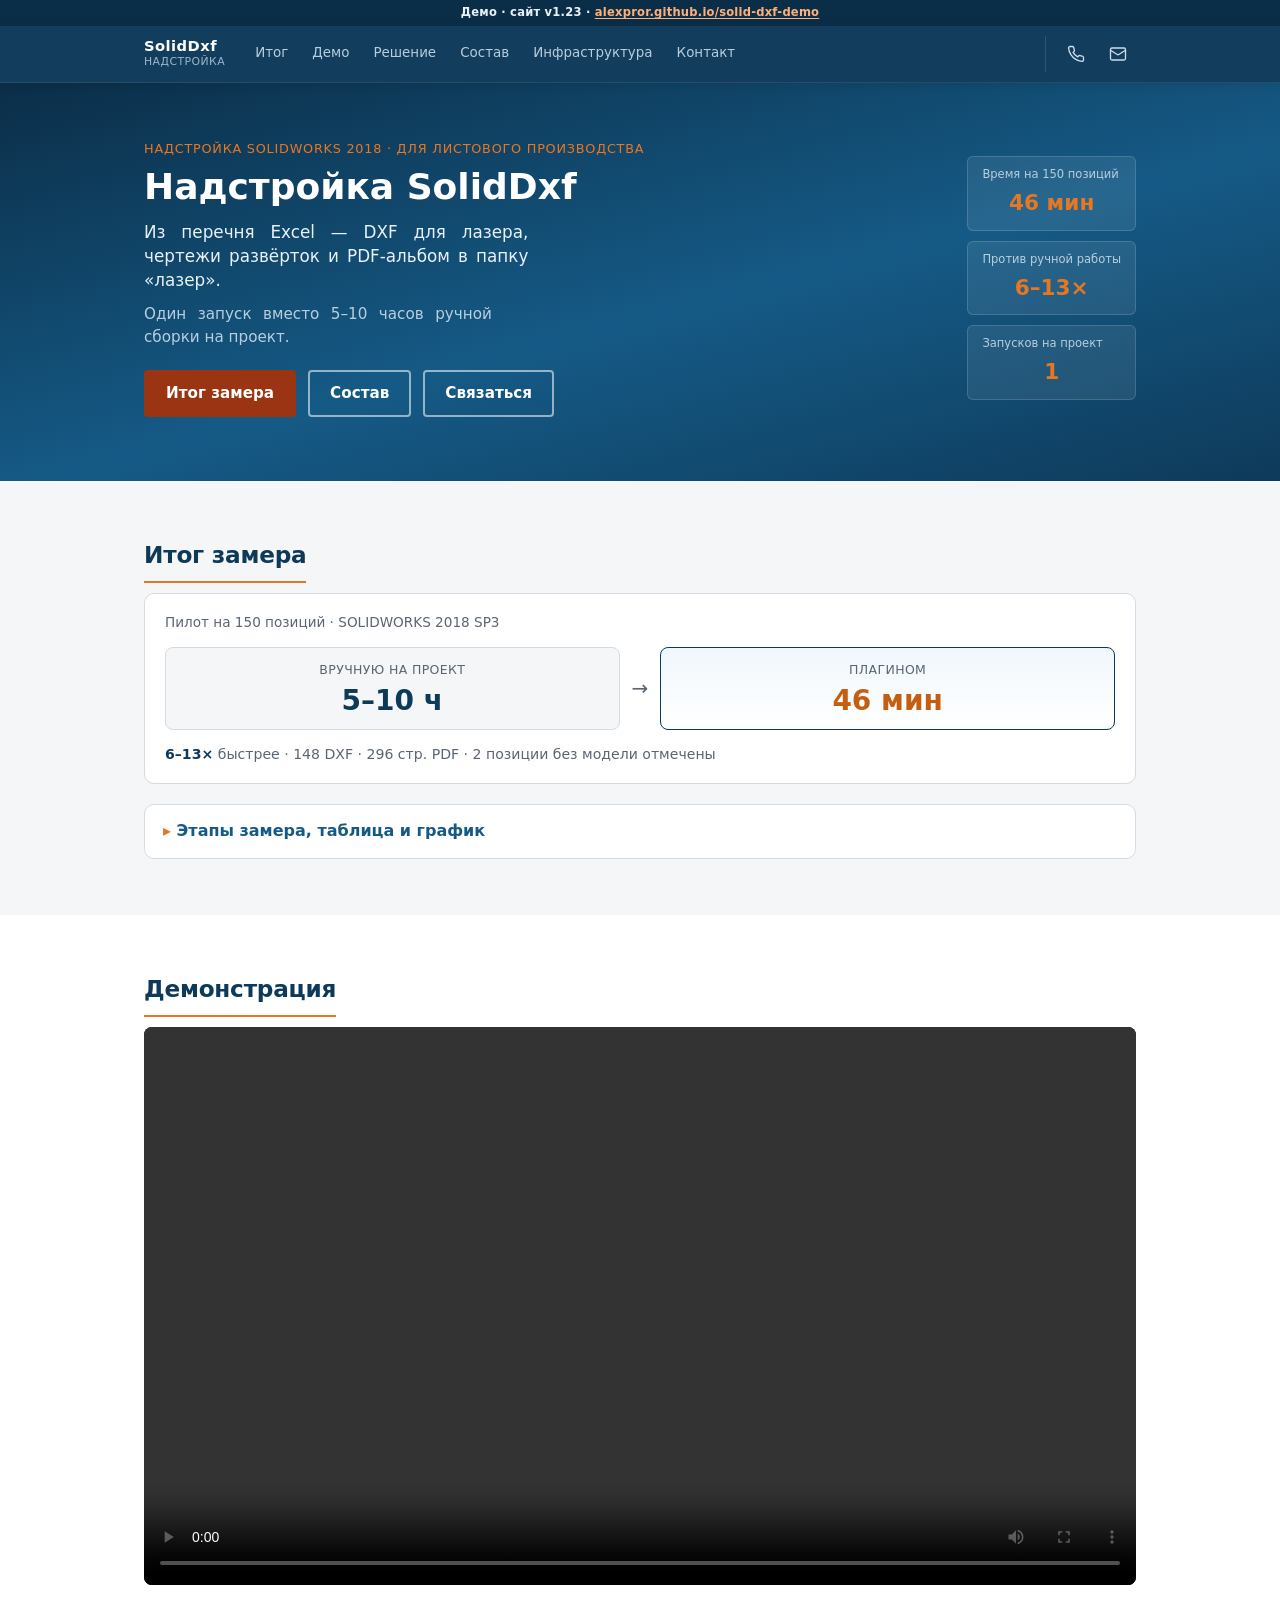
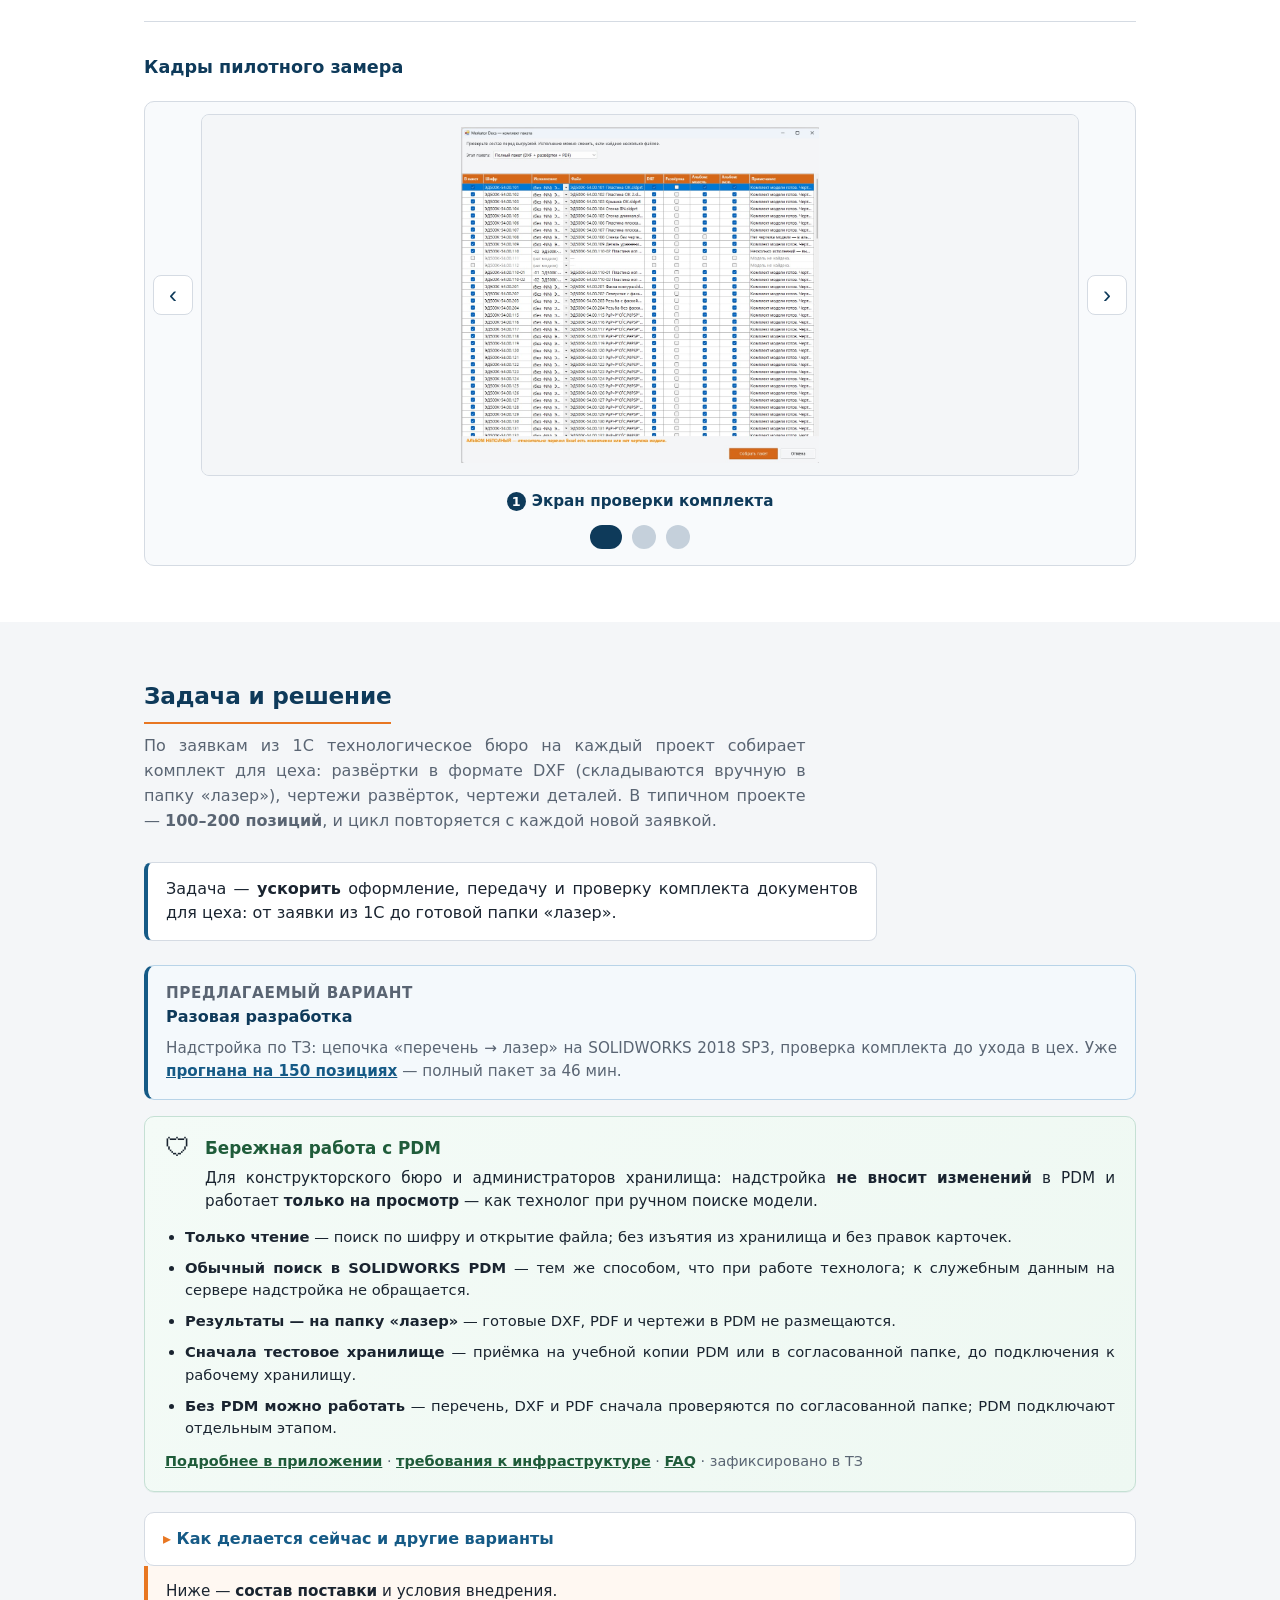
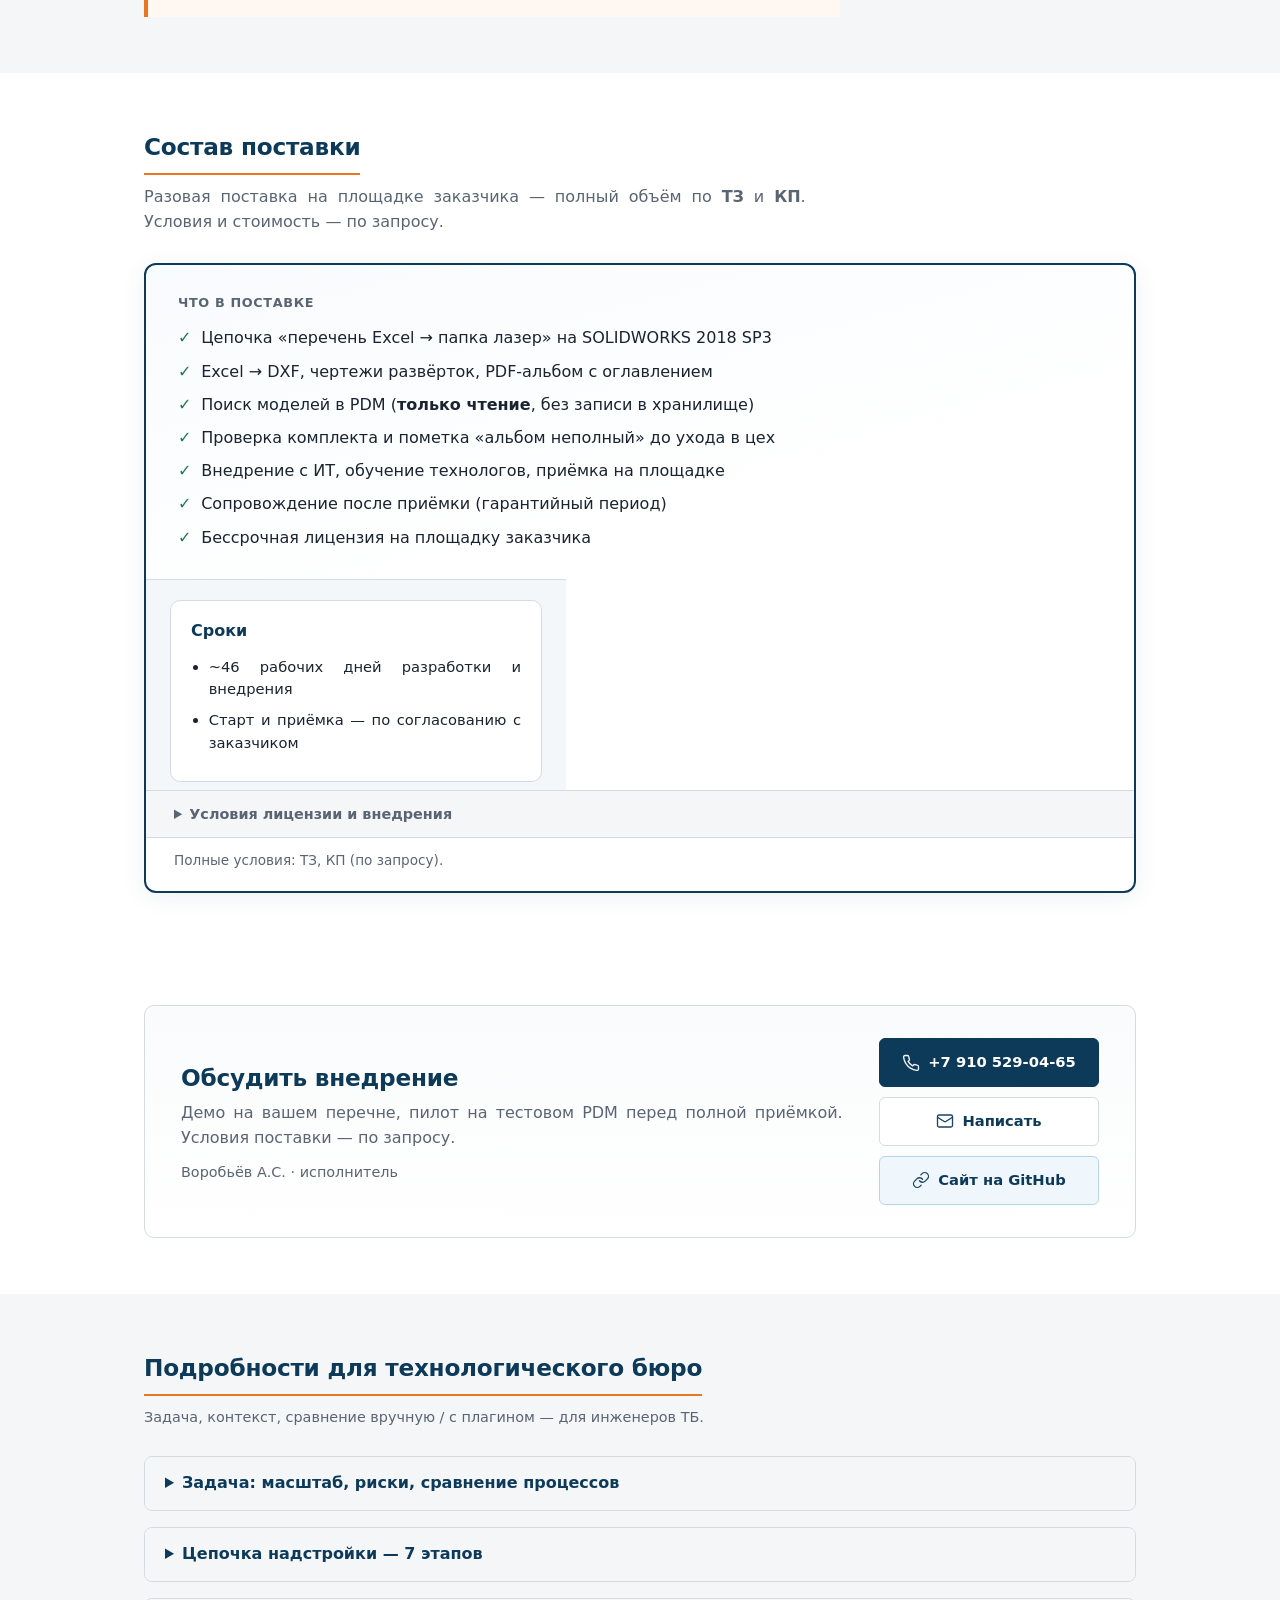
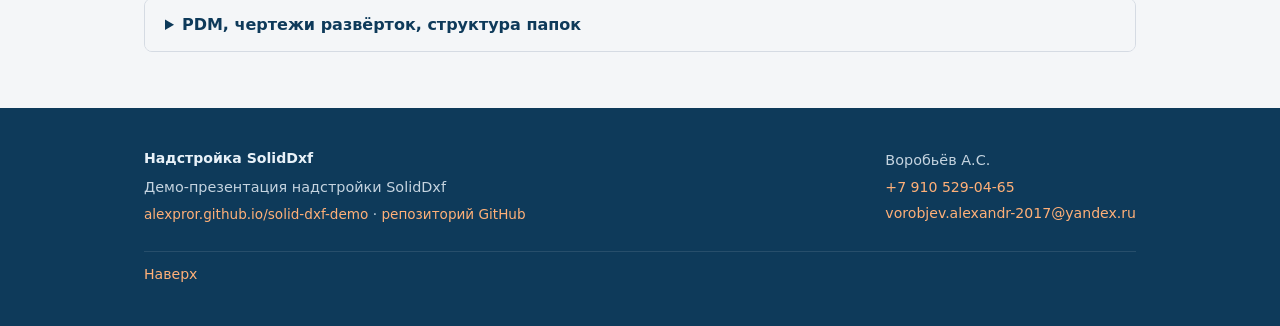
<file: index.html>
<!DOCTYPE html>
<html lang="ru">
<head>
  <meta charset="utf-8" />
  <meta name="viewport" content="width=device-width, initial-scale=1" />
  <meta name="robots" content="noindex, nofollow" />
  <meta name="description" content="Надстройка SolidDxf: пакет DXF и PDF из SOLIDWORKS 2018 в папку «лазер» для листового производства. Замер, состав поставки и требования к инфраструктуре." />
  <title>SolidDxf · надстройка SOLIDWORKS</title>
  <link rel="stylesheet" href="style.css" />
  <link rel="canonical" href="https://alexpror.github.io/solid-dxf-demo/" />
</head>
<body>

  <div id="top" class="page-top" tabindex="-1" aria-hidden="true"></div>

  <header class="site-header">
    <div class="draft-banner">
      Демо · сайт v1.23 ·
      <a class="draft-banner-link" href="https://alexpror.github.io/solid-dxf-demo/" rel="noopener noreferrer">alexpror.github.io/solid-dxf-demo</a>
    </div>

    <div class="site-nav">
      <div class="wrap site-nav-inner">
        <a class="site-brand" href="#top">
          <span class="site-brand-mark">SolidDxf</span>
          <span class="site-brand-sub">Надстройка</span>
        </a>

        <nav class="site-nav-links" aria-label="Разделы">
          <a href="#outcome">Итог</a>
          <a href="#demo">Демо</a>
          <a href="#decision">Решение</a>
          <a href="#package">Состав</a>
          <a href="it.html">Инфраструктура</a>
          <a href="#contact">Контакт</a>
        </nav>

        <div class="site-nav-contact">
          <a class="nav-contact-link" href="tel:+79105290465" title="Позвонить: +7 910 529-04-65" aria-label="Позвонить: +7 910 529-04-65">
            <svg class="nav-icon" width="18" height="18" viewBox="0 0 24 24" fill="none" stroke="currentColor" stroke-width="1.75" stroke-linecap="round" stroke-linejoin="round" aria-hidden="true"><path d="M22 16.92v3a2 2 0 0 1-2.18 2 19.79 19.79 0 0 1-8.63-3.07 19.5 19.5 0 0 1-6-6 19.79 19.79 0 0 1-3.07-8.67A2 2 0 0 1 4.11 2h3a2 2 0 0 1 2 1.72c.127.96.361 1.903.7 2.81a2 2 0 0 1-.45 2.11L8.09 9.91a16 16 0 0 0 6 6l1.27-1.27a2 2 0 0 1 2.11-.45c.907.339 1.85.573 2.81.7A2 2 0 0 1 22 16.92z"/></svg>
            <span class="nav-contact-label">+7 910 529-04-65</span>
          </a>
          <a class="nav-contact-link" href="mailto:vorobjev.alexandr-2017@yandex.ru" title="Написать на почту" aria-label="Написать на почту">
            <svg class="nav-icon" width="18" height="18" viewBox="0 0 24 24" fill="none" stroke="currentColor" stroke-width="1.75" stroke-linecap="round" stroke-linejoin="round" aria-hidden="true"><rect x="2" y="4" width="20" height="16" rx="2"/><path d="m22 7-8.97 5.7a1.94 1.94 0 0 1-2.06 0L2 7"/></svg>
            <span class="nav-contact-label">vorobjev.alexandr-2017@yandex.ru</span>
          </a>
        </div>
      </div>
    </div>
  </header>

  <section class="hero" aria-label="Введение">
    <div class="wrap hero-grid">
      <div class="hero-main">
        <p class="eyebrow">Надстройка SOLIDWORKS 2018 · для листового производства</p>
        <h1>Надстройка SolidDxf</h1>
        <p class="hero-tagline">Из перечня Excel — DXF для лазера, чертежи развёрток и PDF-альбом в папку «лазер».</p>
        <p class="lead">Один запуск вместо 5–10 часов ручной сборки на проект.</p>
        <div class="hero-actions">
          <a class="btn primary" href="#outcome">Итог замера</a>
          <a class="btn btn-hero-extra btn-hero-package" href="#package">Состав</a>
          <a class="btn btn-hero-contact" href="#contact">Связаться</a>
        </div>
      </div>
      <div class="hero-stats" aria-label="Ключевые цифры пилота">
        <div class="stat">
          <span class="stat-label">Время на 150 позиций</span>
          <em>46 мин</em>
        </div>
        <div class="stat">
          <span class="stat-label">Против ручной работы</span>
          <em>6–13×</em>
        </div>
        <div class="stat">
          <span class="stat-label">Запусков на проект</span>
          <em>1</em>
        </div>
      </div>
    </div>
  </section>

  <section class="section section-alt" id="outcome">
    <div class="wrap">
      <h2>Итог замера</h2>
      <div class="outcome-strip">
        <p class="outcome-strip-meta">Пилот на 150 позиций · SOLIDWORKS 2018 SP3</p>
        <div class="outcome-strip-compare" role="group" aria-label="Сравнение времени на проект">
          <div class="outcome-strip-side">
            <span class="outcome-strip-label">Вручную на проект</span>
            <strong class="outcome-strip-value">5–10 ч</strong>
          </div>
          <span class="outcome-strip-arrow" aria-hidden="true">→</span>
          <div class="outcome-strip-side outcome-strip-side-accent">
            <span class="outcome-strip-label">Плагином</span>
            <strong class="outcome-strip-value">46 мин</strong>
          </div>
        </div>
        <p class="outcome-strip-foot"><strong>6–13×</strong> быстрее · 148 DXF · 296 стр. PDF · 2 позиции без модели отмечены</p>
      </div>

      <details class="executive-details" id="benchmark">
        <summary>Этапы замера, таблица и график</summary>
        <div class="benchmark-split benchmark-split-inline">
          <article class="benchmark-card">
            <h3>Этап SOLIDWORKS</h3>
            <p class="benchmark-big">27 мин</p>
            <ul>
              <li>148 DXF — 0 ошибок</li>
              <li>102 чертежа развёрток создано</li>
              <li>Открытие моделей, экспорт DXF и чертежи — вместе занимают 27 мин</li>
            </ul>
          </article>
          <article class="benchmark-card">
            <h3>Этап PDF-альбом</h3>
            <p class="benchmark-big">18 мин</p>
            <ul>
              <li>295 фрагментов → 296 стр. альбома</li>
              <li>0 сбоев экспорта</li>
              <li>Экспорт PDF из чертежей и сборка альбома с оглавлением — вместе занимают 18 мин</li>
            </ul>
          </article>
        </div>
        <div class="benchmark-table-wrap">
          <table class="benchmark-table">
            <caption>Сравнение: вручную и плагин</caption>
            <thead>
              <tr>
                <th scope="col">Показатель</th>
                <th scope="col">Вручную</th>
                <th scope="col">Плагин</th>
                <th scope="col">Выигрыш</th>
              </tr>
            </thead>
            <tbody>
              <tr class="benchmark-total">
                <th scope="row">Полный пакет (DXF + чертежи + PDF)</th>
                <td>5–10 ч</td>
                <td><strong>46 мин</strong></td>
                <td class="benchmark-win"><strong>6–13×</strong></td>
              </tr>
              <tr>
                <th scope="row">На 1 позицию (полный цикл)</th>
                <td>2–4 мин</td>
                <td><strong>~19 с</strong></td>
                <td class="benchmark-win">~6–13×</td>
              </tr>
              <tr>
                <th scope="row">Экспорт DXF (только контур)</th>
                <td>~1–2 мин</td>
                <td><strong>~3,6 с</strong></td>
                <td class="benchmark-win">~17–33×</td>
              </tr>
              <tr>
                <th scope="row">PDF-фрагмент (1 лист чертежа)</th>
                <td>~0,5–1 мин</td>
                <td><strong>~3,7 с</strong></td>
                <td class="benchmark-win">~8–16×</td>
              </tr>
              <tr>
                <th scope="row">PDF на позицию (модель + развёртка)</th>
                <td>~1–2 мин</td>
                <td><strong>~8 с</strong></td>
                <td class="benchmark-win">~8–15×</td>
              </tr>
            </tbody>
          </table>
        </div>
        <div class="chart-wrap chart-wrap-inline">
          <h3 class="chart-subtitle">Масштаб проекта</h3>
          <p class="section-lead">Время плагина растёт с числом позиций, но остаётся на порядок ниже ручной обработки 100–200 деталей.</p>
          <canvas id="benefit-chart" role="img" aria-label="График: минуты на пакет от числа позиций"></canvas>
          <div class="chart-legend" id="chartLegend">
            <span class="leg leg-auto"><i></i> Плагин</span>
            <span class="leg leg-man"><i></i> Вручную</span>
            <span class="leg leg-cur" id="chartCurLabel">Ваш проект: —</span>
          </div>
        </div>
        <p class="note">Ручные оценки — по опыту технологического бюро. Повторный прогон быстрее: готовые <code>_развертка.slddrw</code> и кэш PDF-фрагментов.</p>
      </details>
    </div>
  </section>

  <section class="section" id="demo">
    <div class="wrap">
      <h2>Демонстрация</h2>
      <div id="videoMount" class="demo-video"></div>

      <div class="demo-screens">
        <h3 class="demo-screens-title">Кадры пилотного замера</h3>
        <div class="proof-carousel" id="proofCarousel">
          <div class="proof-carousel-shell">
            <button type="button" class="proof-carousel-nav proof-carousel-prev" aria-label="Предыдущий кадр">‹</button>
            <div class="proof-carousel-viewport">
              <div class="proof-carousel-track" id="proofCarouselTrack">
                <figure class="proof-slide">
                  <button type="button" class="proof-thumb" data-proof-src="img/preflight.png" data-proof-title="Экран проверки комплекта">
                    <img src="img/preflight.png" alt="" loading="lazy" />
                    <span class="proof-zoom">Открыть</span>
                  </button>
                </figure>
                <figure class="proof-slide">
                  <button type="button" class="proof-thumb" data-proof-src="img/folders.png" data-proof-title="Папка для DXF и отчета">
                    <img src="img/folders.png" alt="" loading="lazy" />
                    <span class="proof-zoom">Открыть</span>
                  </button>
                </figure>
                <figure class="proof-slide">
                  <button type="button" class="proof-thumb" data-proof-src="img/toc.png" data-proof-title="Оглавление альбома">
                    <img src="img/toc.png" alt="" loading="lazy" />
                    <span class="proof-zoom">Открыть</span>
                  </button>
                </figure>
              </div>
            </div>
            <button type="button" class="proof-carousel-nav proof-carousel-next" aria-label="Следующий кадр">›</button>
          </div>
          <div class="proof-carousel-meta">
            <p class="proof-carousel-caption" id="proofCarouselCaption">
              <span class="proof-num">1</span> Экран проверки комплекта
            </p>
            <div class="proof-carousel-dots" id="proofCarouselDots" role="tablist" aria-label="Кадры пилотного замера"></div>
          </div>
        </div>
      </div>
    </div>
  </section>

  <section class="section section-alt" id="decision">
    <div class="wrap">
      <h2>Задача и решение</h2>
      <p class="section-lead">По заявкам из 1С технологическое бюро на каждый проект собирает комплект для цеха: развёртки в формате DXF (складываются вручную в папку «лазер»), чертежи развёрток, чертежи деталей. В типичном проекте — <strong>100–200 позиций</strong>, и цикл повторяется с каждой новой заявкой.</p>
      <p class="decision-frame">Задача — <strong>ускорить</strong> оформление, передачу и проверку комплекта документов для цеха: от заявки из 1С до готовой папки «лазер».</p>

      <article class="decision-card decision-card-rec decision-card-hero">
        <p class="decision-rec-tag">Предлагаемый вариант</p>
        <h3>Разовая разработка</h3>
        <p>Надстройка по ТЗ: цепочка «перечень → лазер» на SOLIDWORKS 2018 SP3, проверка комплекта до ухода в цех. Уже <a href="#outcome">прогнана на 150 позициях</a> — полный пакет за 46 мин.</p>
      </article>

      <aside class="pdm-safety-callout" id="pdm-safe">
        <div class="pdm-safety-head">
          <span class="pdm-safety-icon" aria-hidden="true">🛡</span>
          <div>
            <h3>Бережная работа с PDM</h3>
            <p class="pdm-safety-lead">Для конструкторского бюро и администраторов хранилища: надстройка <strong>не вносит изменений</strong> в PDM и работает <strong>только на просмотр</strong> — как технолог при ручном поиске модели.</p>
          </div>
        </div>
        <ul class="pdm-safety-list">
          <li><strong>Только чтение</strong> — поиск по шифру и открытие файла; без изъятия из хранилища и без правок карточек.</li>
          <li><strong>Обычный поиск в SOLIDWORKS PDM</strong> — тем же способом, что при работе технолога; к служебным данным на сервере надстройка не обращается.</li>
          <li><strong>Результаты — на папку «лазер»</strong> — готовые DXF, PDF и чертежи в PDM не размещаются.</li>
          <li><strong>Сначала тестовое хранилище</strong> — приёмка на учебной копии PDM или в согласованной папке, до подключения к рабочему хранилищу.</li>
          <li><strong>Без PDM можно работать</strong> — перечень, DXF и PDF сначала проверяются по согласованной папке; PDM подключают отдельным этапом.</li>
        </ul>
        <p class="pdm-safety-foot muted"><a href="#pdm">Подробнее в приложении</a> · <a href="it.html">требования к инфраструктуре</a> · <a href="it.html#faq-admin">FAQ</a> · зафиксировано в ТЗ</p>
      </aside>

      <details class="executive-details">
        <summary>Как делается сейчас и другие варианты</summary>
        <ol class="decision-path">
          <li><strong>Найти модели</strong> в PDM или в согласованной папке — по каждой строке перечня, нужное исполнение.</li>
          <li><strong>Подготовить DXF</strong> для лазера: контур без фасок и резьб, раскладка по подпапкам толщины.</li>
          <li><strong>Создать чертежи развёрток</strong> для гибочного станка — если деталь не плоский лист.</li>
          <li><strong>Напечатать PDF из SOLIDWORKS</strong> — Save As PDF по каждому чертежу: модель и развёртка. Отдельные файлы, без общего альбома и оглавления.</li>
          <li><strong>Разложить пакет вручную</strong> в папку «лазер» — сверить с Excel, разнести по толщине и порядку перед отдачей в цех.</li>
        </ol>
        <div class="decision-grid decision-grid-alts">
          <article class="decision-card">
            <h3>Оставить как сейчас</h3>
            <p>Технологи продолжают ручной прогон. Нагрузка на ТБ растёт вместе с числом проектов.</p>
          </article>
          <article class="decision-card">
            <h3>Нанять ещё технолога</h3>
            <p>Добавляет постоянный ФОТ, но <strong>не меняет процесс</strong>: те же шаги и риски пропуска позиции.</p>
          </article>
          <article class="decision-card">
            <h3>Купить готовый продукт</h3>
            <p>Редко закрывает цепочку целиком: ваш Excel, PDM, толщина, правила DXF и PDF-альбом.</p>
          </article>
        </div>
      </details>

      <p class="decision-close">Ниже — <strong>состав поставки</strong> и условия внедрения.</p>
    </div>
  </section>

  <section class="section" id="package">
    <div class="wrap">
    <h2>Состав поставки</h2>
    <p class="section-lead">Разовая поставка на площадке заказчика — полный объём по <strong>ТЗ</strong> и <strong>КП</strong>. Условия и стоимость — по запросу.</p>

    <div class="package-box package-box-noscale">
      <div class="package-includes">
        <h3 class="package-includes-title">Что в поставке</h3>
        <ul>
          <li>Цепочка «перечень Excel → папка лазер» на SOLIDWORKS 2018 SP3</li>
          <li>Excel → DXF, чертежи развёрток, PDF-альбом с оглавлением</li>
          <li>Поиск моделей в PDM (<strong>только чтение</strong>, без записи в хранилище)</li>
          <li>Проверка комплекта и пометка «альбом неполный» до ухода в цех</li>
          <li>Внедрение с ИТ, обучение технологов, приёмка на площадке</li>
          <li>Сопровождение после приёмки (гарантийный период)</li>
          <li>Бессрочная лицензия на площадку заказчика</li>
        </ul>
      </div>

      <div class="pricing-summary pricing-summary-terms" id="package-terms">
        <article class="pricing-card">
          <h3>Сроки</h3>
          <ul>
            <li>~46 рабочих дней разработки и внедрения</li>
            <li>Старт и приёмка — по согласованию с заказчиком</li>
          </ul>
        </article>
      </div>

      <details class="package-caveats">
        <summary>Условия лицензии и внедрения</summary>
        <ul>
          <li>ИТ заказчика: тестовое хранилище PDM или папка для отладки</li>
          <li>Сопровождение после приёмки входит в поставку (срок — в договоре)</li>
        </ul>
      </details>

      <p class="muted package-docs">Полные условия: ТЗ, КП (по запросу).</p>
    </div>
    </div>
  </section>

  <!-- PAYMENT_HIDDEN: раздел согласования с суммами и графиком оплаты временно скрыт
  <section class="section section-alt" id="approval">
    <div class="wrap">
    <div class="approval-head">
      <h2>Запрос на согласование</h2>
      <button type="button" class="btn btn-summary-pdf" id="exportSummaryPdf">Скачать резюме (PDF)</button>
    </div>

    <div class="approval-ask">
      <p class="approval-ask-label">Запрос к руководству</p>
      <p class="approval-ask-text">Согласовать <strong>КП</strong> (930 000 ₽) и <strong>ТЗ</strong>, выделить <strong>тестовое хранилище PDM</strong> или папку на сервере для пилотной приёмки. Сроки старта и приёмки — по согласованию.</p>
    </div>

    <p class="approval-economics" id="execEconomics">…</p>

    <div class="approval-grid">
      <div class="approval-card">
        <h3>Сроки</h3>
        <table class="approval-table">
          <thead>
            <tr><th>Этап</th><th>Ориентир</th></tr>
          </thead>
          <tbody>
            <tr><td>Согласование + аванс 40%</td><td>нед. 1</td></tr>
            <tr><td>Excel, DXF, чертежи, PDF</td><td>нед. 2–8 (~46 раб. дн.)</td></tr>
            <tr><td>PDM (при доступном хранилище)</td><td>нед. 7–9</td></tr>
            <tr><td>Обучение + приёмка SP3</td><td>по графику проекта</td></tr>
            <tr><td>Финальный платёж 20%</td><td>после акта</td></tr>
          </tbody>
        </table>
      </div>
      <div class="approval-card">
        <h3>Критерии приёмки</h3>
        <ul class="approval-list">
          <li>Прогон согласованного Excel на тестовом хранилище PDM или в локальной папке</li>
          <li>DXF в подпапках по толщине; контур без фасок и резьб</li>
          <li>PDF-альбом с оглавлением по шифрам из Excel</li>
          <li>Проверка комплекта и пометка «альбом неполный» до ухода в цех</li>
          <li>Обучение технологов, сопровождение после приёмки, акт на SOLIDWORKS 2018 SP3</li>
        </ul>
        <p class="muted approval-ref">Полный перечень: протокол протокол приёмки в ТЗ.</p>
      </div>
    </div>

    <div class="approval-grid approval-grid-2">
      <div class="approval-card">
        <h3>Риски и митигация</h3>
        <table class="approval-table">
          <thead>
            <tr><th>Риск</th><th>Как снимаем</th></tr>
          </thead>
          <tbody>
            <tr><td>Не сработает на ваших моделях</td><td>Пилот на тестовом хранилище PDM до финального платежа</td></tr>
            <tr><td>Риск для хранилища PDM</td><td>Только просмотр; без изъятия файлов и записи; сначала тестовое хранилище</td></tr>
            <tr><td>Ошибки в комплекте</td><td>Проверка комплекта и пометка «альбом неполный» до цеха</td></tr>
            <tr><td>Задержка из‑за ИТ или КБ</td><td>Резерв по срокам; этапы без PDM идут параллельно</td></tr>
            <tr><td>Привязка к SW 2018</td><td>Зафиксировано в ТЗ и договоре; апгрейд — отдельное ТЗ</td></tr>
          </tbody>
        </table>
      </div>
      <div class="approval-card">
        <h3>Участники согласования</h3>
        <ul class="approval-stakeholders">
          <li><strong>Руководство</strong> — бюджет и решение о запуске проекта</li>
          <li><strong>Технологическое бюро</strong> — владелец процесса, приёмка</li>
          <li><strong>ИТ</strong> — тестовое хранилище PDM, установка на рабочие места</li>
          <li><strong>КБ</strong> — образец Excel, эталонные модели</li>
        </ul>
      </div>
    </div>
    </div>
  </section>
  PAYMENT_HIDDEN -->

  <!-- CALCULATOR_HIDDEN: интерактивный калькулятор убран с публичной версии (остаётся в исходниках для внутренних расчётов).
  <section class="section wrap calc-section" id="calc">
    <h2>Калькулятор окупаемости</h2>
    <p class="section-lead">Три блока эффекта: <strong>отдел технологии</strong> (часы × ставка отдела) → <strong>риски на станке</strong> (срочный лазер, срывы комплекта — оценка) → <strong>срок изделия</strong> (сварка, покраска — без рублей, только пояснение). Стоимость внедрения — см. <a href="#package">раздел «Пакет»</a>.</p>

    <div class="calc-layers-hint">
      <div class="layer-chip l1"><strong>Отдел технологии</strong> Часы отдела × ставка</div>
      <div class="layer-chip l2"><strong>Риски на станке</strong> Лазер раньше + меньше дыр в комплекте</div>
      <div class="layer-chip l3"><strong>Срок изделия</strong> Только если КД на критическом пути</div>
    </div>

    <div class="calc-layout">
      <div class="calc-panel calc-panel-inputs">
        <h3 class="calc-panel-title">Отдел технологии</h3>
        <label>Проектов в месяц <input type="range" id="projects" min="1" max="8" step="1" value="8" /><output id="projects-out">8</output></label>
        <label>Позиций в проекте <input type="range" id="models" min="100" max="200" step="10" value="150" /><output id="models-out">150</output></label>
        <label>Доля готовых чертежей <code>_развертка.slddrw</code>, % <input type="range" id="reusePct" min="0" max="90" step="5" value="0" /><output id="reusePct-out">0</output></label>
        <p class="field-hint">Влияет на часы вручную и с плагином. Развёртки в моделях всё равно создаются — экономия на чертежах, которые уже лежат в PDM.</p>
        <label>Кто гоняет пакеты
          <select id="staffMode">
            <option value="parallel" selected>8 технологов параллельно (по 1 проекту)</option>
            <option value="serial">1 технолог — 8 пакетов подряд</option>
          </select>
        </label>
        <label>Часов вручную на 1 пакет <input type="number" id="hoursManualPkg" min="3" max="15" step="0.5" value="8" /></label>
        <label>Часов с плагином на 1 пакет <input type="number" id="hoursAutoPkg" min="0.5" max="4" step="0.25" value="0.75" /></label>
        <label>Оклад технолога, ₽/мес <input type="number" id="salaryMonth" min="60000" max="150000" step="5000" value="90000" /></label>
        <label>Что закладывать в ₽/ч
          <select id="costMode">
            <option value="full" selected>Полная стоимость места (оклад + ~30% взносов работодателя)</option>
            <option value="salary">Только оклад «в руки» (без взносов)</option>
          </select>
        </label>
        <p class="field-hint">Взносы — это ПФР, ФСС, ФОМС: сверх зарплаты работодатель платит ~30%. При окладе 90 000 ₽ место обходится ~117 000 ₽/мес. Для экономии часа отдела берём полную стоимость, иначе занижаем эффект.</p>

        <h3 class="calc-panel-title calc-subtitle">Риски на станке (оценка)</h3>
        <label>Доля срочных пакетов (лазер ждёт файлы), % <input type="range" id="urgentShare" min="0" max="100" step="5" value="25" /><output id="urgentShare-out">25</output></label>
        <label>Часов раньше выйти на лазер (на 1 срочный пакет) <input type="number" id="hoursEarlierLaser" min="0" max="24" step="0.5" value="4" /></label>
        <label>Стоимость часа лазера (станок + оператор), ₽ <input type="number" id="laserHourCost" min="0" max="15000" step="500" value="3500" /></label>
        <label>Срывов комплекта предотвращено, шт/мес <input type="number" id="kitErrorsMonth" min="0" max="20" step="1" value="2" /></label>
        <label>Ущерб 1 срыва (переделка, простой гибочного станка…), ₽ <input type="number" id="kitErrorCost" min="0" max="200000" step="5000" value="25000" /></label>
        <p class="field-hint">Не «весь завод быстрее», а деньги там, где пакет КД был узким местом или ошибка всплыла бы на лазере/гибочном станке. Если лазер всегда в очереди — срочный эффект ≈ 0, срывы комплекта могут остаться.</p>

        <h3 class="calc-panel-title calc-subtitle">Внедрение</h3>
        <p class="field-hint field-hint-top">По умолчанию <strong>930 000 ₽</strong> — цена по КП (~46 раб. дней). <a href="#package-pay">График оплаты</a>.</p>
        <label>Целевая окупаемость, мес <input type="range" id="targetPayback" min="6" max="24" step="1" value="12" /><output id="targetPayback-out">12</output></label>
        <p class="field-hint">Влияет на «потолок цены» (экономия × срок), не на стоимость КП.</p>
        <label>Стоимость внедрения, ₽ <input type="number" id="projectCost" min="100000" max="2000000" step="10000" value="930000" /></label>

        <button type="button" class="calc-btn" id="calcBtn">Рассчитать</button>
        <p class="field-hint calc-btn-hint">Подставьте параметры и нажмите — справа цифры, ниже пошаговый журнал.</p>
      </div>

      <div class="calc-panel calc-panel-live" id="calcResults">
        <h3 class="calc-panel-title">Результаты расчёта</h3>
        <div class="calc-results-detail">

          <article class="result-detail-card">
            <header><span class="result-tag">Масштаб</span><h4>Позиций в месяц</h4></header>
            <p class="result-value"><strong id="positionsMonth">—</strong> <span>шт</span></p>
            <p class="result-formula" id="descPositions">—</p>
          </article>

          <article class="result-detail-card">
            <header><span class="result-tag">Масштаб</span><h4>Развёрток и чертежей</h4></header>
            <p class="result-value"><strong id="sheetsMonth">—</strong> <span>листов / мес</span></p>
            <p class="result-formula" id="descSheets">—</p>
          </article>

          <article class="result-detail-card">
            <header><span class="result-tag">Отдел</span><h4>Часов экономии отдела</h4></header>
            <p class="result-value"><strong id="hoursSavedMonth">—</strong> <span>ч / мес</span></p>
            <p class="result-formula" id="descHours">—</p>
          </article>

          <article class="result-detail-card card-l1">
            <header><span class="result-tag">Отдел — ФОТ</span><h4>Экономия по зарплате отдела</h4></header>
            <p class="result-value"><strong id="savingsFotMonth">—</strong> <span>₽ / мес</span></p>
            <p class="result-formula" id="descFot">—</p>
            <p class="result-extra" id="descFotYear">—</p>
          </article>

          <article class="result-detail-card card-l2">
            <header><span class="result-tag">Станок</span><h4>Экономия на производстве</h4></header>
            <p class="result-value"><strong id="savingsFactoryMonth">—</strong> <span>₽ / мес · оценка</span></p>
            <p class="result-formula" id="descFactory">—</p>
            <p class="result-extra" id="descFactoryYear">—</p>
          </article>

          <article class="result-detail-card card-total">
            <header><span class="result-tag">Итого</span><h4>Суммарная экономия</h4></header>
            <p class="result-value"><strong id="savingsTotalMonth">—</strong> <span>₽ / мес</span></p>
            <p class="result-formula" id="descTotal">—</p>
            <p class="result-extra" id="descTotalYear">—</p>
          </article>

          <article class="result-detail-card card-cost">
            <header><span class="result-tag">Внедрение</span><h4>Стоимость в КП</h4></header>
            <p class="result-value"><strong id="resultProjectCost">—</strong> <span>₽</span></p>
            <p class="result-formula" id="descProjectCost">—</p>
          </article>

          <article class="result-detail-card">
            <header><span class="result-tag">Окупаемость</span><h4>Только отдел технологии</h4></header>
            <p class="result-value"><strong id="paybackFot">—</strong> <span>мес</span></p>
            <p class="result-formula" id="descPaybackFot">—</p>
          </article>

          <article class="result-detail-card">
            <header><span class="result-tag">Окупаемость</span><h4>Отдел + станок</h4></header>
            <p class="result-value"><strong id="paybackTotal">—</strong> <span>мес</span></p>
            <p class="result-formula" id="descPaybackTotal">—</p>
          </article>

          <article class="result-detail-card">
            <header><span class="result-tag">Целевой срок</span><h4>Потолок цены при цели</h4></header>
            <p class="result-value"><strong id="maxPriceTotal">—</strong> <span>₽</span></p>
            <p class="result-formula" id="descMaxPrice">—</p>
            <p class="result-extra muted" id="descMaxPriceHint">Не путать со стоимостью КП — это расчётный потолок из экономии × срок.</p>
          </article>

        </div>

        <p class="calc-note" id="calcVerdict"></p>
      </div>

      <div class="calc-panel calc-panel-log">
        <div class="log-panel-head">
          <h3 class="calc-panel-title">Журнал расчёта</h3>
          <button type="button" class="calc-btn-secondary" id="exportPdfBtn" disabled>Экспорт журнала в PDF</button>
        </div>
        <p class="field-hint log-export-hint">Сначала нажмите «Рассчитать». PDF — через диалог печати браузера («Сохранить как PDF»).</p>
        <div class="calc-log" id="calcLog" aria-live="polite"></div>
      </div>
    </div>
  </section>
  -->

  <section class="section" id="contact">
    <div class="wrap">
      <div class="contact-strip">
        <div class="contact-strip-main">
          <h2>Обсудить внедрение</h2>
          <p class="section-lead">Демо на вашем перечне, пилот на тестовом PDM перед полной приёмкой. Условия поставки — по запросу.</p>
          <p class="contact-person">Воробьёв А.С. · исполнитель</p>
        </div>
        <div class="contact-strip-actions">
          <a class="btn-contact btn-contact-phone" href="tel:+79105290465">
            <svg class="nav-icon" width="18" height="18" viewBox="0 0 24 24" fill="none" stroke="currentColor" stroke-width="1.75" stroke-linecap="round" stroke-linejoin="round" aria-hidden="true"><path d="M22 16.92v3a2 2 0 0 1-2.18 2 19.79 19.79 0 0 1-8.63-3.07 19.5 19.5 0 0 1-6-6 19.79 19.79 0 0 1-3.07-8.67A2 2 0 0 1 4.11 2h3a2 2 0 0 1 2 1.72c.127.96.361 1.903.7 2.81a2 2 0 0 1-.45 2.11L8.09 9.91a16 16 0 0 0 6 6l1.27-1.27a2 2 0 0 1 2.11-.45c.907.339 1.85.573 2.81.7A2 2 0 0 1 22 16.92z"/></svg>
            +7 910 529-04-65
          </a>
          <a class="btn-contact btn-contact-mail" href="mailto:vorobjev.alexandr-2017@yandex.ru">
            <svg class="nav-icon" width="18" height="18" viewBox="0 0 24 24" fill="none" stroke="currentColor" stroke-width="1.75" stroke-linecap="round" stroke-linejoin="round" aria-hidden="true"><rect x="2" y="4" width="20" height="16" rx="2"/><path d="m22 7-8.97 5.7a1.94 1.94 0 0 1-2.06 0L2 7"/></svg>
            Написать
          </a>
          <a class="btn-contact btn-contact-site" href="https://alexpror.github.io/solid-dxf-demo/" rel="noopener noreferrer">
            <svg class="nav-icon" width="18" height="18" viewBox="0 0 24 24" fill="none" stroke="currentColor" stroke-width="1.75" stroke-linecap="round" stroke-linejoin="round" aria-hidden="true"><path d="M10 13a5 5 0 0 0 7.54.54l3-3a5 5 0 0 0-7.07-7.07l-1.72 1.71"/><path d="M14 11a5 5 0 0 0-7.54-.54l-3 3a5 5 0 0 0 7.07 7.07l1.71-1.71"/></svg>
            Сайт на GitHub
          </a>
        </div>
      </div>
    </div>
  </section>


  <section class="section section-alt" id="appendix">
    <div class="wrap">
    <h2>Подробности для технологического бюро</h2>
    <p class="section-lead muted">Задача, контекст, сравнение вручную / с плагином — для инженеров ТБ.</p>

    <details class="appendix-block" id="appendix-problem">
      <summary>Задача: масштаб, риски, сравнение процессов</summary>
      <div class="appendix-inner-block">
        <p class="section-lead">Задача шире экспорта DXF: <strong>связать конструкторский комплект с производством</strong> — из одного перечня Excel получить согласованный пакет для лазера, гибочного станка и архива.</p>
        <p class="task-anchor">Каждый пропущенный лист в перечне — потенциальный простой лазера или переделка на гибочном станке.</p>
        <div class="cards task-facets">
          <article class="card">
            <h3>Масштаб</h3>
            <p>До 8 проектов в месяц × 100–200 позиций — <strong>тысячи артефактов</strong> (DXF, чертежи, страницы PDF).</p>
          </article>
          <article class="card">
            <h3>Время и очередь</h3>
            <p>Лазер и гибочный станок ждут <strong>цельный пакет за один проход</strong>, иначе узкое место сдвигается в цех.</p>
          </article>
          <article class="card">
            <h3>Качество комплекта</h3>
            <p>Пропуск строки, не то исполнение из PDM, DXF не в папке толщины — итог <strong>переделка или неполный альбом</strong>.</p>
          </article>
          <article class="card">
            <h3>Связка подразделений</h3>
            <p>КБ → ТБ → лазер → гибочный станок. Плагин закрывает <strong>«перечень → папка лазер»</strong>.</p>
          </article>
        </div>
        <div class="compare">
          <div class="compare-card before">
            <h3>Сейчас (вручную)</h3>
            <ul>
              <li>Поиск моделей в PDM — по каждой позиции</li>
              <li>DXF и развёртки по одной детали</li>
              <li>PDF из SOLIDWORKS — отдельный файл на чертёж</li>
              <li>Пакет вручную сортируют и сверяют с Excel</li>
              <li class="muted">Ориентир: <strong>5–10 ч</strong> на проект 100–200 поз.</li>
            </ul>
          </div>
          <div class="compare-arrow" aria-hidden="true">→</div>
          <div class="compare-card after">
            <h3>С надстройкой SolidDxf</h3>
            <ul>
              <li>Один запуск: Excel + корень «лазер»</li>
              <li>Проверка комплекта на экране до выгрузки</li>
              <li>DXF, чертежи развёрток, PDF-альбом с оглавлением</li>
              <li>Пометка <strong>альбом неполный</strong> до ухода в цех</li>
            </ul>
          </div>
        </div>
      </div>
    </details>

    <details class="appendix-block">
      <summary>Цепочка надстройки — 7 этапов</summary>
      <div class="pipeline" id="steps">
    <div class="pipeline-intro">
      <h3 class="appendix-subtitle">Цепочка надстройки</h3>
      <p class="section-lead">Автоматизация всей цепочки — от Excel до папки «лазер». Каждый этап — отдельный блок; стрелки показывают, что куда идёт.</p>
    </div>

    <section class="puzzle-step step-c1" aria-labelledby="step1-title">
      <div class="puzzle-inner">
        <header class="puzzle-head">
          <span class="puzzle-num">1</span>
          <div>
            <h3 id="step1-title">Вход</h3>
            <p>Технолог выбирает Excel и корень «лазер» — дальше плагин читает перечень.</p>
          </div>
        </header>
        <div class="flow-row">
          <div class="flow-block"><span class="flow-icon">📄</span><strong>Excel</strong><p>«Перечень листов…» из 1С</p></div>
          <span class="flow-arrow-h" aria-hidden="true">→</span>
          <div class="flow-block"><span class="flow-icon">📋</span><strong>Строки</strong><p>Каждая строка — позиция</p></div>
          <span class="flow-arrow-h" aria-hidden="true">→</span>
          <div class="flow-block"><span class="flow-icon">🔤</span><strong>Шифр</strong><p>Первое слово в ячейке</p></div>
          <span class="flow-arrow-h" aria-hidden="true">→</span>
          <div class="flow-block"><span class="flow-icon">📊</span><strong>Список</strong><p>100–200 позиций на проект</p></div>
        </div>
      </div>
    </section>

    <div class="puzzle-connector" aria-hidden="true"><span>↓</span></div>

    <section class="puzzle-step step-c2" aria-labelledby="step2-title">
      <div class="puzzle-inner">
        <header class="puzzle-head">
          <span class="puzzle-num">2</span>
          <div>
            <h3 id="step2-title">Поиск в PDM</h3>
            <p>По каждому шифру — модель в SOLIDWORKS PDM. <strong>Только чтение</strong>, без записи в хранилище. <a href="#pdm-safe">Условия для КБ</a>.</p>
          </div>
        </header>
        <div class="flow-row">
          <div class="flow-block"><span class="flow-icon">🔍</span><strong>Шифр</strong><p>Из списка позиций</p></div>
          <span class="flow-arrow-h" aria-hidden="true">→</span>
          <div class="flow-block"><span class="flow-icon">🗄</span><strong>Хранилище PDM</strong><p>Поиск по всему PDM</p></div>
          <span class="flow-arrow-h" aria-hidden="true">→</span>
          <div class="flow-block"><span class="flow-icon">📦</span><strong>Модель</strong><p>SLDPRT / SLDASM</p></div>
          <span class="flow-arrow-h" aria-hidden="true">→</span>
          <div class="flow-block"><span class="flow-icon">🔒</span><strong>Ревизия</strong><p>Актуальная в хранилище</p></div>
        </div>
      </div>
    </section>

    <div class="puzzle-connector" aria-hidden="true"><span>↓</span></div>

    <section class="puzzle-step step-c3" aria-labelledby="step3-title">
      <div class="puzzle-inner">
        <header class="puzzle-head">
          <span class="puzzle-num">3</span>
          <div>
            <h3 id="step3-title">Проверка комплекта</h3>
            <p>Экран перед выпуском: что не нашлось, что выбрать вручную.</p>
          </div>
        </header>
        <div class="flow-row">
          <div class="flow-block"><span class="flow-icon">🖥</span><strong>Экран</strong><p>Список всех позиций</p></div>
          <span class="flow-arrow-h" aria-hidden="true">→</span>
          <div class="flow-block warn"><span class="flow-icon">⚠</span><strong>Нет модели</strong><p>Подсветка, пропуск</p></div>
          <span class="flow-arrow-h" aria-hidden="true">→</span>
          <div class="flow-block warn"><span class="flow-icon">⚠</span><strong>Нет чертежа</strong><p>Отметка в отчёте</p></div>
          <span class="flow-arrow-h" aria-hidden="true">→</span>
          <div class="flow-block"><span class="flow-icon">🔢</span><strong>-01 / -02</strong><p>Выбор исполнения</p></div>
        </div>
      </div>
    </section>

    <div class="puzzle-connector" aria-hidden="true"><span>↓</span></div>

    <section class="puzzle-step step-c4" aria-labelledby="step4-title">
      <div class="puzzle-inner">
        <header class="puzzle-head">
          <span class="puzzle-num">4</span>
          <div>
            <h3 id="step4-title">DXF на лазер</h3>
            <p>Контур листа для резки — в папку по толщине.</p>
          </div>
        </header>
        <div class="flow-row">
          <div class="flow-block"><span class="flow-icon">📐</span><strong>Контур</strong><p>Вид развёртки / листа</p></div>
          <span class="flow-arrow-h" aria-hidden="true">→</span>
          <div class="flow-block"><span class="flow-icon">✂</span><strong>Без лишнего</strong><p>Фаски, резьба — не на контуре</p></div>
          <span class="flow-arrow-h" aria-hidden="true">→</span>
          <div class="flow-block"><span class="flow-icon">💾</span><strong>ШИФР.dxf</strong><p>Имя по позиции</p></div>
          <span class="flow-arrow-h" aria-hidden="true">→</span>
          <div class="flow-block"><span class="flow-icon">📁</span><strong>Лист Nмм</strong><p>Подпапка толщины</p></div>
        </div>
      </div>
    </section>

    <div class="puzzle-connector" aria-hidden="true"><span>↓</span></div>

    <section class="puzzle-step step-c5" aria-labelledby="step5-title">
      <div class="puzzle-inner">
        <header class="puzzle-head">
          <span class="puzzle-num">5</span>
          <div>
            <h3 id="step5-title">Развёртка</h3>
            <p>Развёртку в модели создаём при прогоне. Чертёж <code>_развертка.slddrw</code> — только если его ещё нет.</p>
          </div>
        </header>
        <div class="flow-row">
          <div class="flow-block"><span class="flow-icon">↩</span><strong>Есть гибы?</strong><p>Листовая деталь</p></div>
          <span class="flow-arrow-h" aria-hidden="true">→</span>
          <div class="flow-block ok"><span class="flow-icon">✓</span><strong>Чертёж есть</strong><p><code>_развертка.slddrw</code></p></div>
          <span class="flow-arrow-h" aria-hidden="true">→</span>
          <div class="flow-block"><span class="flow-icon">✎</span><strong>Чертёжа нет</strong><p>Создаём лист</p></div>
          <span class="flow-arrow-h" aria-hidden="true">→</span>
          <div class="flow-block"><span class="flow-icon">📑</span><strong>В альбом</strong><p>Лист в PDF</p></div>
        </div>
      </div>
    </section>

    <div class="puzzle-connector" aria-hidden="true"><span>↓</span></div>

    <section class="puzzle-step step-c6" aria-labelledby="step6-title">
      <div class="puzzle-inner">
        <header class="puzzle-head">
          <span class="puzzle-num">6</span>
          <div>
            <h3 id="step6-title">PDF-альбом</h3>
            <p>Один PDF на проект: оглавление и порядок листов для цеха.</p>
          </div>
        </header>
        <div class="flow-row">
          <div class="flow-block"><span class="flow-icon">📄</span><strong>Листы</strong><p>Модель + развёртка</p></div>
          <span class="flow-arrow-h" aria-hidden="true">→</span>
          <div class="flow-block"><span class="flow-icon">📑</span><strong>Оглавление</strong><p>По шифрам из Excel</p></div>
          <span class="flow-arrow-h" aria-hidden="true">→</span>
          <div class="flow-block"><span class="flow-icon">🔀</span><strong>Порядок</strong><p>Модель → развёртка</p></div>
          <span class="flow-arrow-h" aria-hidden="true">→</span>
          <div class="flow-block"><span class="flow-icon">📕</span><strong>Один PDF</strong><p>Имя по Excel + дата</p></div>
        </div>
      </div>
    </section>

    <div class="puzzle-connector" aria-hidden="true"><span>↓</span></div>

    <section class="puzzle-step step-c7" aria-labelledby="step7-title">
      <div class="puzzle-inner">
        <header class="puzzle-head">
          <span class="puzzle-num">7</span>
          <div>
            <h3 id="step7-title">Папки на «лазер»</h3>
            <p>Готовый пакет для цеха и станка — в структуре даты и толщины.</p>
          </div>
        </header>
        <div class="flow-row">
          <div class="flow-block"><span class="flow-icon">📅</span><strong>Дата</strong><p><code>{yyyy-MM-dd}</code></p></div>
          <span class="flow-arrow-h" aria-hidden="true">→</span>
          <div class="flow-block"><span class="flow-icon">📁</span><strong>Лист 2мм…</strong><p>DXF по толщине</p></div>
          <span class="flow-arrow-h" aria-hidden="true">→</span>
          <div class="flow-block"><span class="flow-icon">📂</span><strong>PDF\</strong><p>Альбом чертежей</p></div>
          <span class="flow-arrow-h" aria-hidden="true">→</span>
          <div class="flow-block highlight"><span class="flow-icon">✅</span><strong>Готово</strong><p>Цех + лазер</p></div>
        </div>
      </div>
    </section>
  </div>
    </details>

    <details class="appendix-block">
      <summary>PDM, чертежи развёрток, структура папок</summary>

  <div class="appendix-sub" id="pdm">
    <h3 class="appendix-subtitle">Почему PDM обязателен</h3>
    <p class="section-lead">Без хранилища нельзя гарантировать версию и конфигурацию детали на лазере. Надстройка не заменяет PDM — она берёт из хранилища нужные файлы. Выпущенные материалы в PDM не размещаются.</p>
    <div class="cards three">
      <article class="card"><h3>Версия</h3><p>Режем и кладём в альбом ту ревизию, что в хранилище.</p></article>
      <article class="card"><h3>Конфигурация</h3><p>Исполнения -01, -02 — выбор на экране комплекта.</p></article>
      <article class="card"><h3>Только чтение</h3><p>Поиск по шифру по всему хранилищу PDM, без записи в PDM.</p></article>
    </div>

    <h3 class="pdm-subtitle">Ограничения при работе с PDM</h3>
    <p class="section-lead">Опасение, что автоматизация повредит хранилище моделей, обосновано. В ТЗ закреплён щадящий режим: надстройка действует как технолог при просмотре файлов, без полномочий администратора PDM.</p>
    <div class="pdm-safety-grid">
      <article class="card pdm-do">
        <h4>Что предусмотрено</h4>
        <ul>
          <li>Поиск детали по шифру в SOLIDWORKS PDM — так же, как при ручной работе технолога</li>
          <li>Открытие модели в SOLIDWORKS для выпуска DXF и чертежа развёртки</li>
          <li>Обращение к хранилищу по одной строке перечня — без массовой обработки</li>
          <li>Выгрузка готовых файлов на <strong>сетевую папку «лазер»</strong></li>
        </ul>
      </article>
      <article class="card pdm-dont">
        <h4>Что не предусмотрено</h4>
        <ul>
          <li>Прямого доступа к служебным данным PDM на сервере</li>
          <li>Изъятия файлов из хранилища и их возврата после обработки</li>
          <li>Изменения карточек документов, версий, этапов согласования, прав пользователей</li>
          <li>Создания папок, хранилищ и учётных записей</li>
          <li>Размещения выпущенных DXF и PDF в PDM (в первой версии не предусмотрено)</li>
        </ul>
      </article>
    </div>
    <p class="note">Порядок внедрения: сначала проверка по <strong>согласованной папке</strong> (без PDM), затем <strong>тестовое хранилище PDM</strong>, и только после приёмки — рабочее хранилище в том же режиме «только чтение».</p>
  </div>

  <div class="appendix-sub appendix-sub-alt" id="reuse">
    <h3 class="appendix-subtitle">Переиспользование чертежей развёрток</h3>
      <p class="section-lead">Сами развёртки в моделях обычно никто не хранит — плагин создаёт их при каждом прогоне. Зато чертёж <code>_развертка.slddrw</code> из прошлого проекта можно не трогать: он снова попадёт в альбом.</p>
      <div class="reuse-viz">
        <div class="reuse-bar" id="reuse-bar">
          <span class="reuse-existing" style="width:75%"></span>
          <span class="reuse-new" style="width:25%"></span>
        </div>
        <div class="reuse-legend">
          <span><i class="dot existing"></i> Уже есть <code>_развертка.slddrw</code> — в альбом без пересоздания</span>
          <span><i class="dot new"></i> Чертёжа нет — создаём лист (развёртку в модели — всё равно делаем)</span>
        </div>
      </div>
      <p class="note">Режимы на экране комплекта: <strong>только новые</strong> (по умолчанию), обновить отмеченные, пересоздать все.</p>
  </div>

  <div class="appendix-sub" id="folders">
    <h3 class="appendix-subtitle">Структура папок на «лазер»</h3>
    <p class="section-lead">Плагин создаёт папку даты и раскладывает DXF по толщине. PDF — в подпапку <code>PDF</code>.</p>
    <div class="folder-tree">
      <pre><code>\\лазер\{yyyy-MM-dd}\
    Лист 2мм\
        ШИФР-01.dxf
        ШИФР-02.dxf
    Лист 3мм\
        …
    PDF\
        Перечень_{yyyy-MM-dd_HH-mm}.pdf</code></pre>
    </div>
  </div>
    </details>
    </div>
  </section>
  <footer class="footer">
    <div class="wrap footer-inner">
      <div class="footer-brand">
        <p class="footer-title">Надстройка SolidDxf</p>
        <p class="muted">Демо-презентация надстройки SolidDxf</p>
        <p class="footer-site">
          <a href="https://alexpror.github.io/solid-dxf-demo/" rel="noopener noreferrer">alexpror.github.io/solid-dxf-demo</a>
          · <a href="https://github.com/AlexPror/solid-dxf-demo" rel="noopener noreferrer">репозиторий GitHub</a>
        </p>
      </div>
      <div class="footer-meta">
        <p class="muted">Воробьёв А.С.</p>
        <p class="footer-contact">
          <a href="tel:+79105290465">+7 910 529-04-65</a>
          <a href="mailto:vorobjev.alexandr-2017@yandex.ru">vorobjev.alexandr-2017@yandex.ru</a>
        </p>
      </div>
      <p class="footer-top"><a href="#top">Наверх</a></p>
    </div>
  </footer>

  <dialog class="proof-modal" id="proofModal" aria-labelledby="proofModalTitle">
    <div class="proof-modal-panel" role="document">
      <header class="proof-modal-head">
        <p class="proof-modal-title" id="proofModalTitle"></p>
        <button type="button" class="proof-modal-close" aria-label="Закрыть">×</button>
      </header>
      <div class="proof-modal-body">
        <button type="button" class="proof-modal-nav proof-modal-prev" aria-label="Предыдущий скриншот">‹</button>
        <div class="proof-modal-viewport">
          <img class="proof-modal-img" alt="" />
        </div>
        <button type="button" class="proof-modal-nav proof-modal-next" aria-label="Следующий скриншот">›</button>
      </div>
      <footer class="proof-modal-foot">
        <span class="proof-modal-counter" id="proofModalCounter"></span>
        <span class="proof-modal-hint">Esc — закрыть · ← → — листать</span>
      </footer>
    </div>
  </dialog>

  <script src="video-config.js"></script>
  <script src="video.js"></script>
  <script src="calc.js"></script>
  <script>
    document.querySelectorAll('a[href="#top"]').forEach(function (link) {
      link.addEventListener('click', function (event) {
        event.preventDefault();
        window.scrollTo({ top: 0, behavior: 'smooth' });
        history.replaceState(null, '', '#top');
      });
    });

    (function initProofCarousel() {
      var carousel = document.getElementById('proofCarousel');
      var track = document.getElementById('proofCarouselTrack');
      var captionEl = document.getElementById('proofCarouselCaption');
      var dotsEl = document.getElementById('proofCarouselDots');
      if (!carousel || !track) return;

      var slides = Array.prototype.slice.call(track.querySelectorAll('.proof-slide'));
      if (!slides.length) return;

      var captions = [
        '<span class="proof-num">1</span> Экран проверки комплекта',
        '<span class="proof-num">2</span> Папка для DXF и отчета',
        '<span class="proof-num">3</span> Оглавление альбома'
      ];
      var current = 0;

      slides.forEach(function (_, index) {
        var dot = document.createElement('button');
        dot.type = 'button';
        dot.className = 'proof-carousel-dot' + (index === 0 ? ' is-active' : '');
        dot.setAttribute('role', 'tab');
        dot.setAttribute('aria-label', 'Кадр ' + (index + 1));
        dot.addEventListener('click', function () { goTo(index); });
        dotsEl.appendChild(dot);
      });

      var dots = Array.prototype.slice.call(dotsEl.querySelectorAll('.proof-carousel-dot'));

      function goTo(index) {
        current = (index + slides.length) % slides.length;
        track.style.transform = 'translateX(-' + (current * 100) + '%)';
        captionEl.innerHTML = captions[current];
        dots.forEach(function (dot, i) {
          dot.classList.toggle('is-active', i === current);
        });
      }

      var prevBtn = carousel.querySelector('.proof-carousel-prev');
      var nextBtn = carousel.querySelector('.proof-carousel-next');
      if (prevBtn) prevBtn.addEventListener('click', function () { goTo(current - 1); });
      if (nextBtn) nextBtn.addEventListener('click', function () { goTo(current + 1); });

      carousel.addEventListener('keydown', function (event) {
        if (event.key === 'ArrowLeft') goTo(current - 1);
        if (event.key === 'ArrowRight') goTo(current + 1);
      });

      var touchStartX = 0;
      track.addEventListener('touchstart', function (event) {
        touchStartX = event.changedTouches[0].screenX;
      }, { passive: true });
      track.addEventListener('touchend', function (event) {
        var dx = event.changedTouches[0].screenX - touchStartX;
        if (Math.abs(dx) < 40) return;
        if (dx < 0) goTo(current + 1);
        else goTo(current - 1);
      }, { passive: true });

      goTo(0);
    })();

    (function initProofModal() {
      var modal = document.getElementById('proofModal');
      if (!modal || typeof modal.showModal !== 'function') return;

      var thumbs = Array.prototype.slice.call(document.querySelectorAll('.proof-thumb[data-proof-src]'));
      if (!thumbs.length) return;

      var titleEl = document.getElementById('proofModalTitle');
      var counterEl = document.getElementById('proofModalCounter');
      var imgEl = modal.querySelector('.proof-modal-img');
      var closeBtn = modal.querySelector('.proof-modal-close');
      var prevBtn = modal.querySelector('.proof-modal-prev');
      var nextBtn = modal.querySelector('.proof-modal-next');
      var current = 0;

      function showSlide(index) {
        current = (index + thumbs.length) % thumbs.length;
        var thumb = thumbs[current];
        var src = thumb.getAttribute('data-proof-src');
        var title = thumb.getAttribute('data-proof-title') || '';
        imgEl.src = src;
        imgEl.alt = title;
        titleEl.textContent = title;
        counterEl.textContent = (current + 1) + ' / ' + thumbs.length;
        prevBtn.disabled = thumbs.length < 2;
        nextBtn.disabled = thumbs.length < 2;
      }

      function openModal(index) {
        showSlide(index);
        if (!modal.open) modal.showModal();
        closeBtn.focus();
      }

      function closeModal() {
        if (modal.open) modal.close();
        imgEl.removeAttribute('src');
      }

      thumbs.forEach(function (thumb, index) {
        thumb.addEventListener('click', function () {
          openModal(index);
        });
      });

      closeBtn.addEventListener('click', closeModal);
      prevBtn.addEventListener('click', function () { showSlide(current - 1); });
      nextBtn.addEventListener('click', function () { showSlide(current + 1); });

      modal.addEventListener('click', function (event) {
        var panel = modal.querySelector('.proof-modal-panel');
        if (panel && !panel.contains(event.target)) closeModal();
      });

      modal.addEventListener('cancel', function (event) {
        event.preventDefault();
        closeModal();
      });

      modal.addEventListener('keydown', function (event) {
        if (!modal.open) return;
        if (event.key === 'ArrowLeft') {
          event.preventDefault();
          showSlide(current - 1);
        } else if (event.key === 'ArrowRight') {
          event.preventDefault();
          showSlide(current + 1);
        }
      });
    })();
  </script>
</body>
</html>
</file>
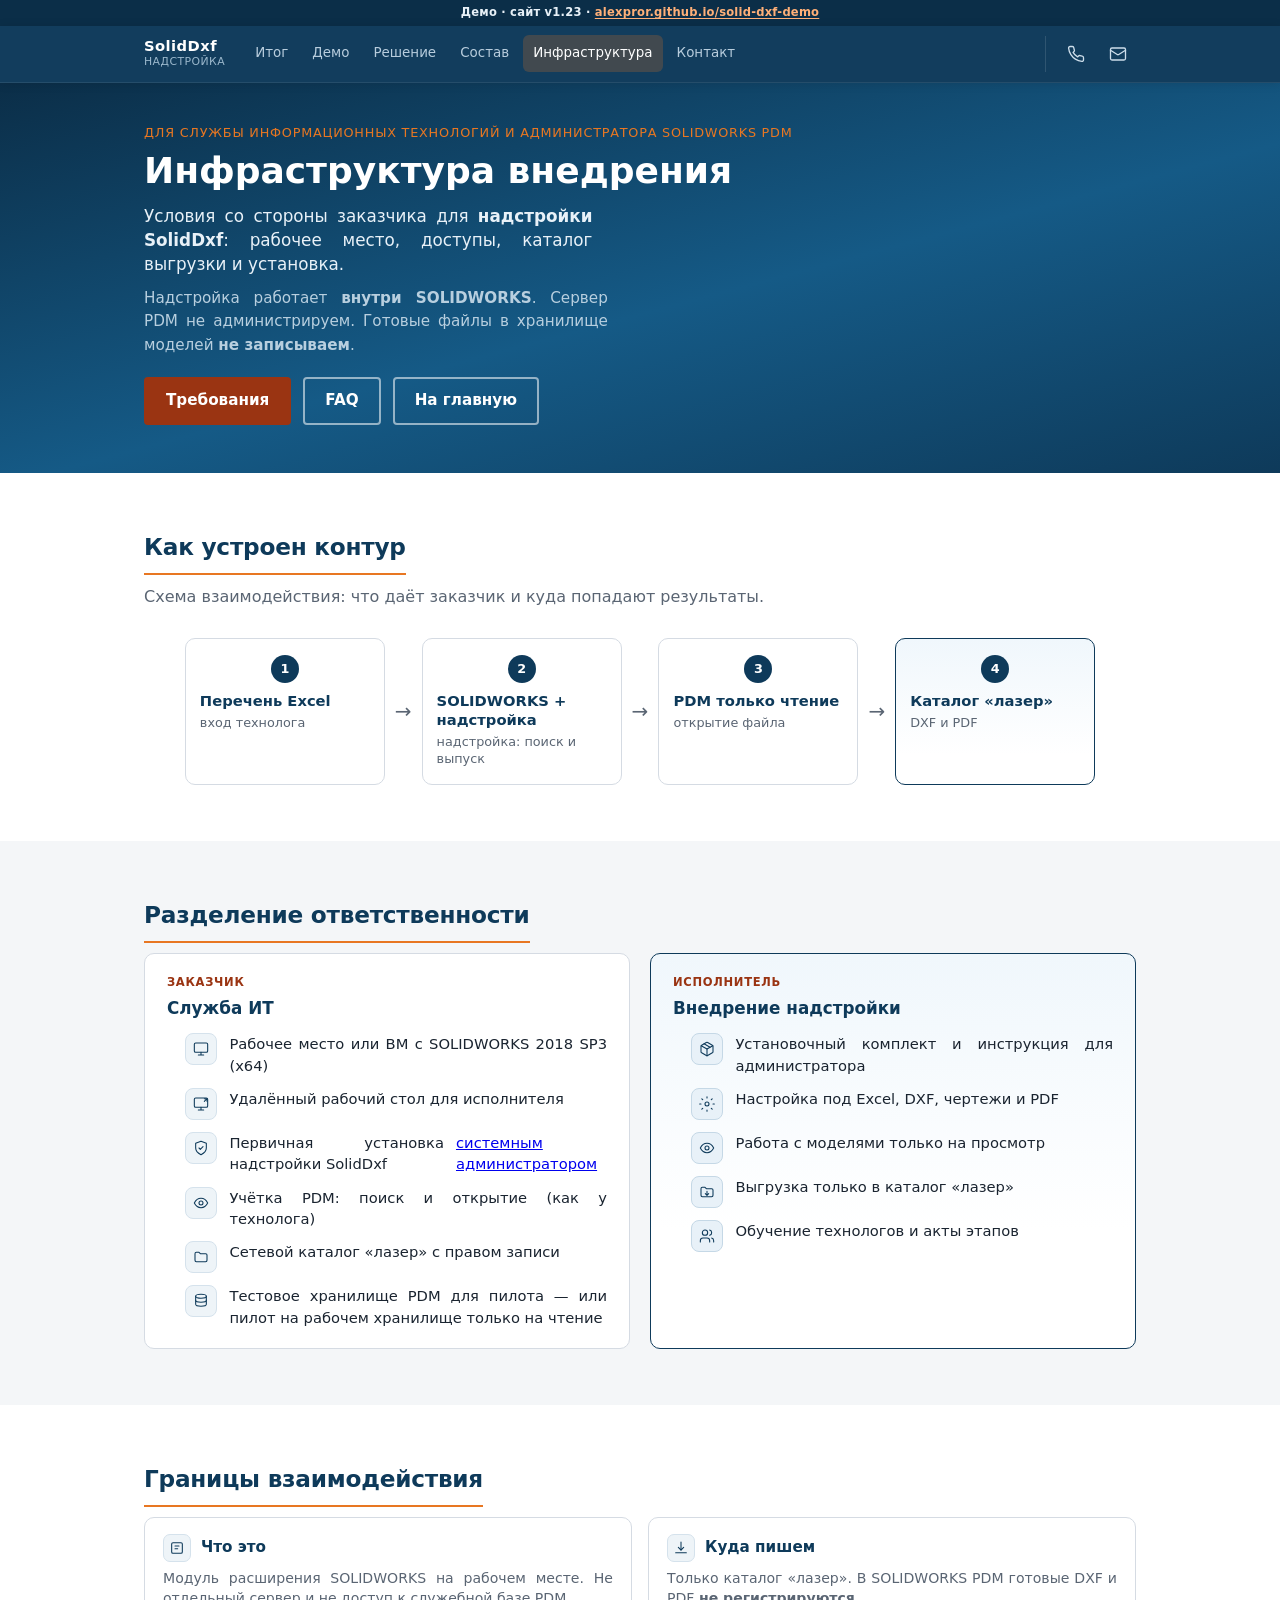
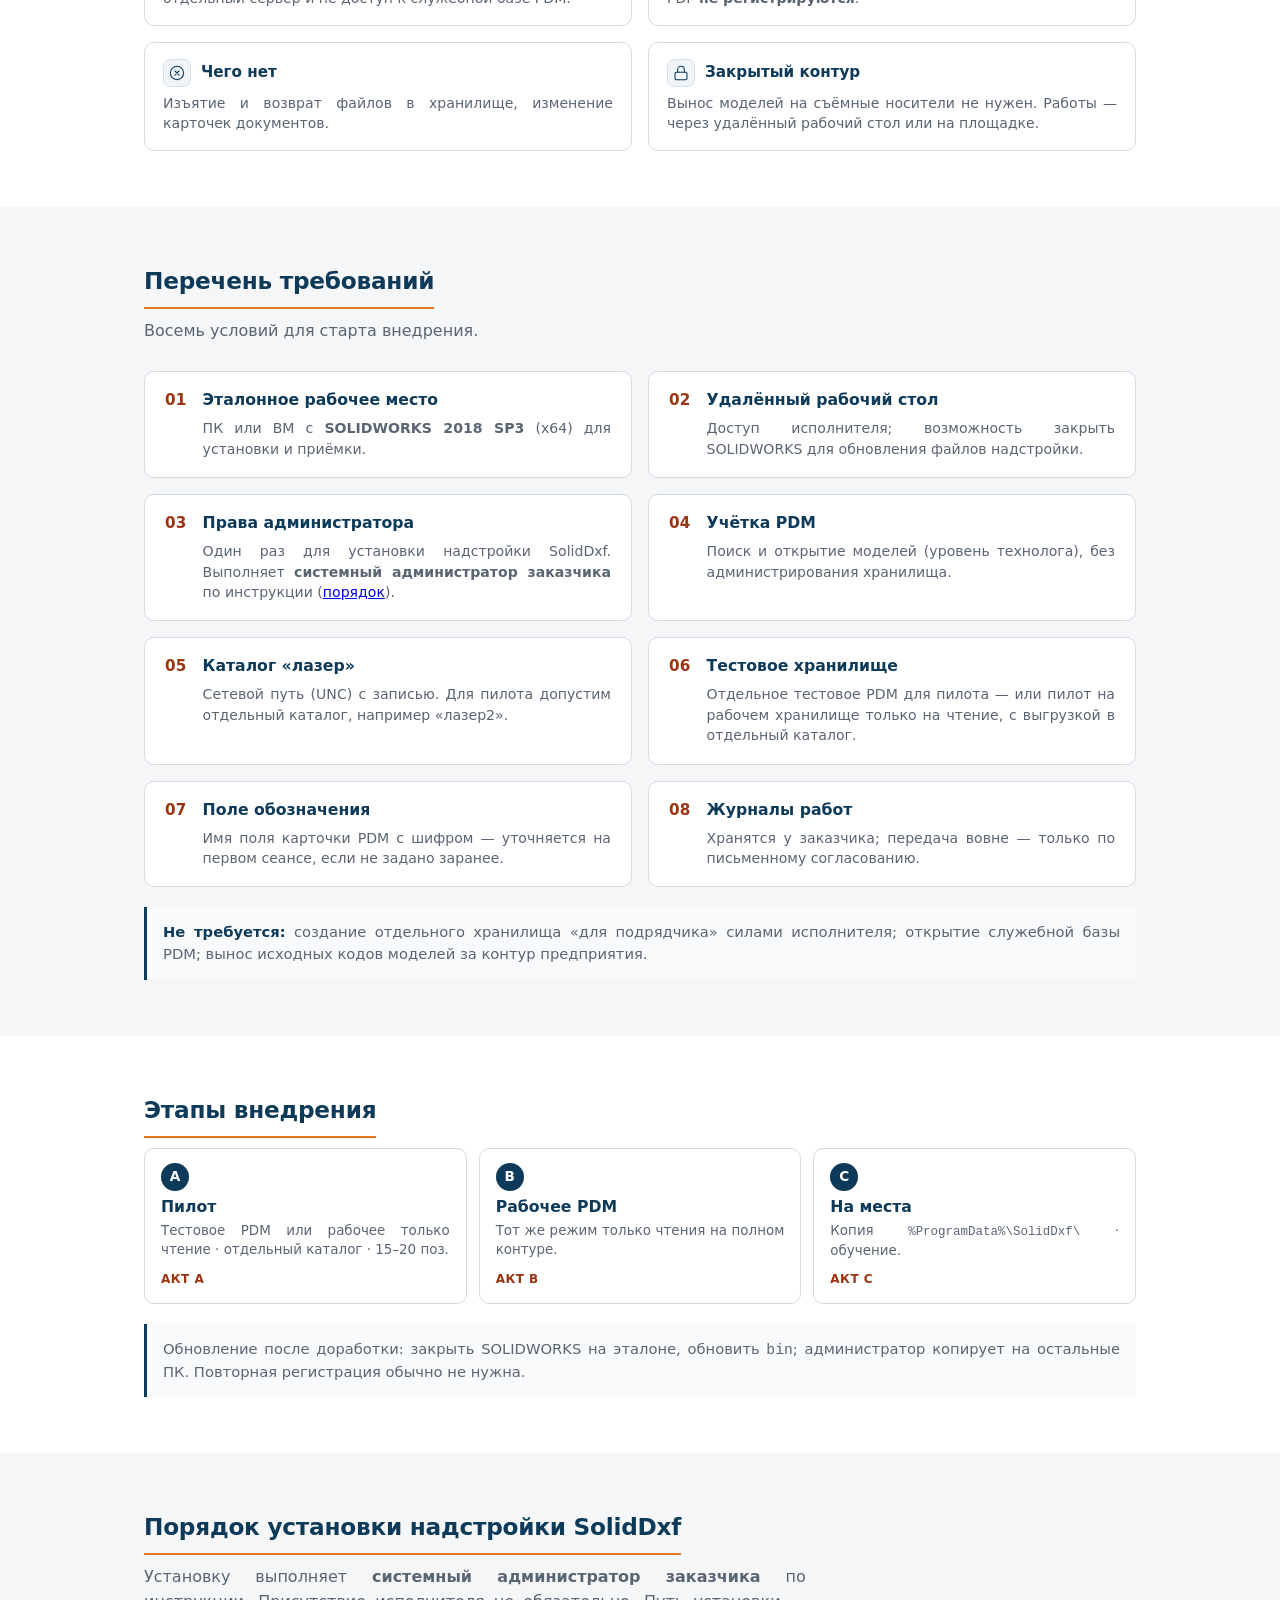
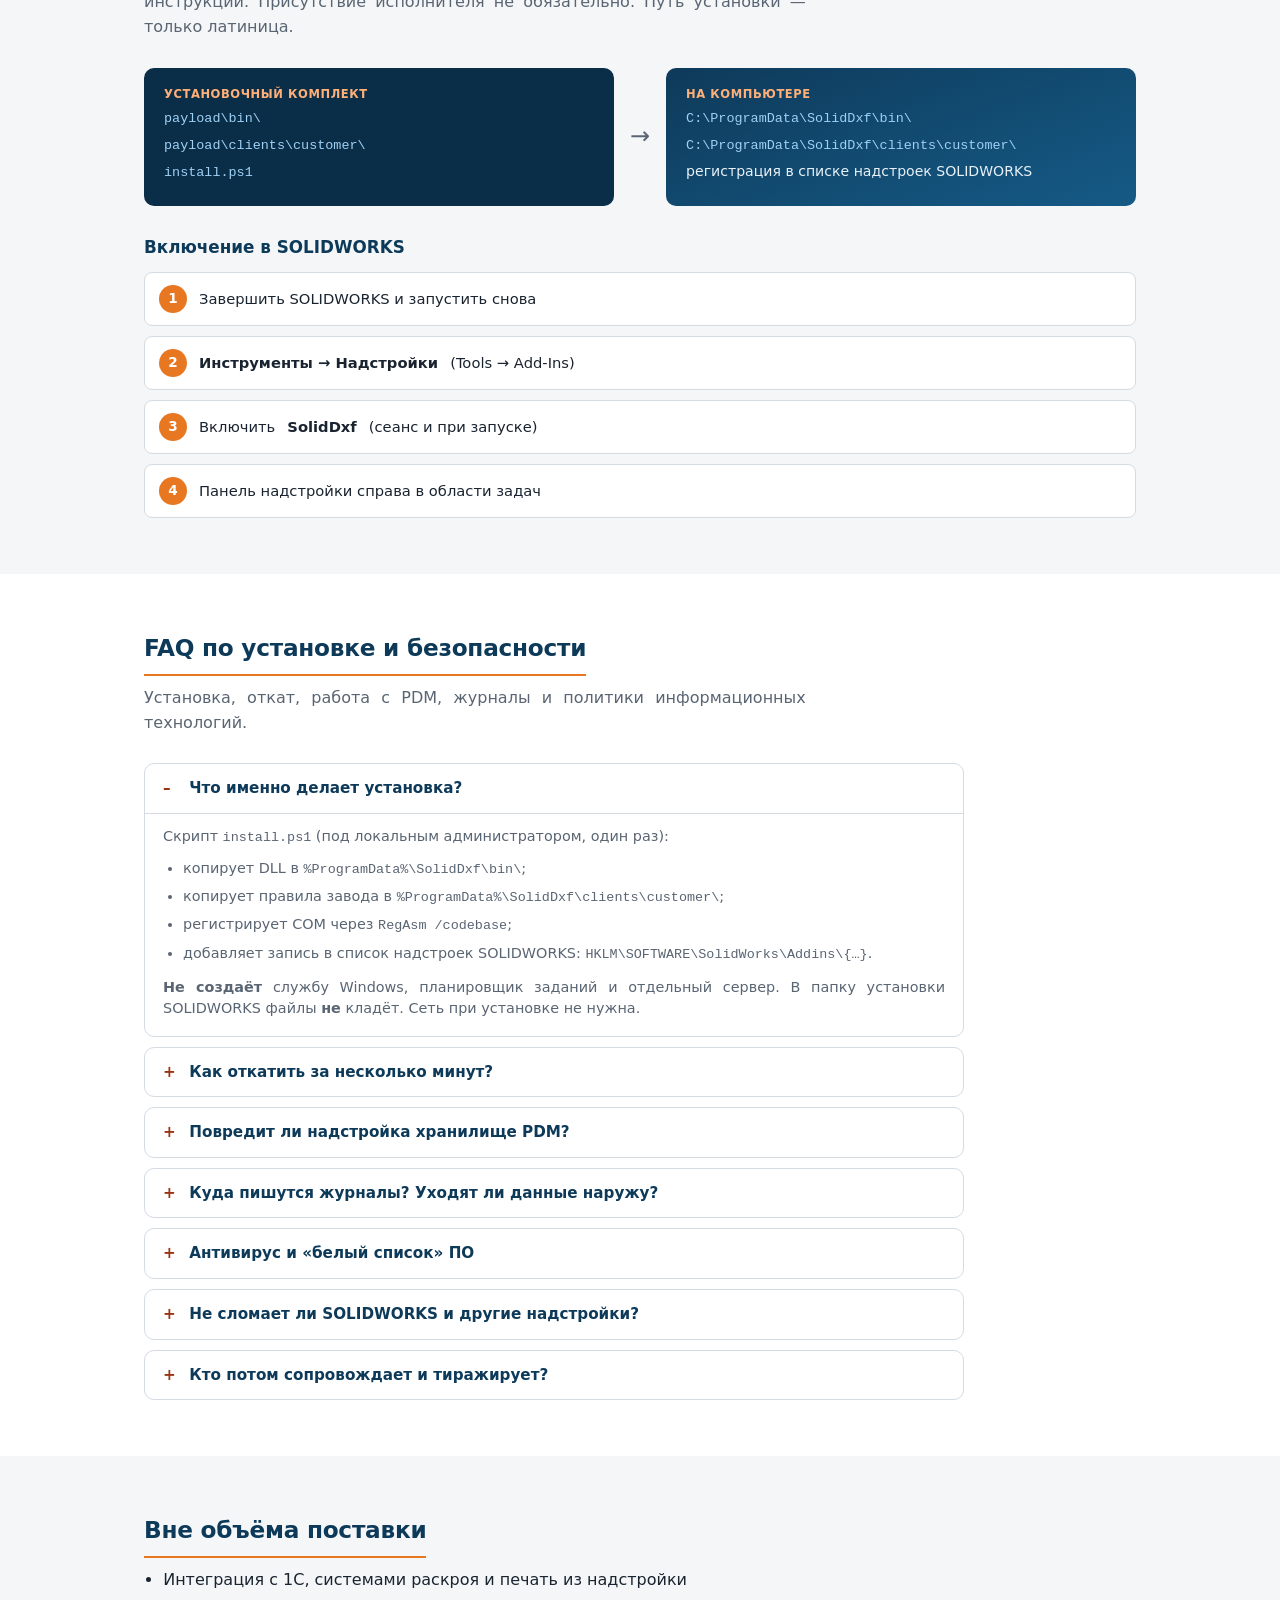
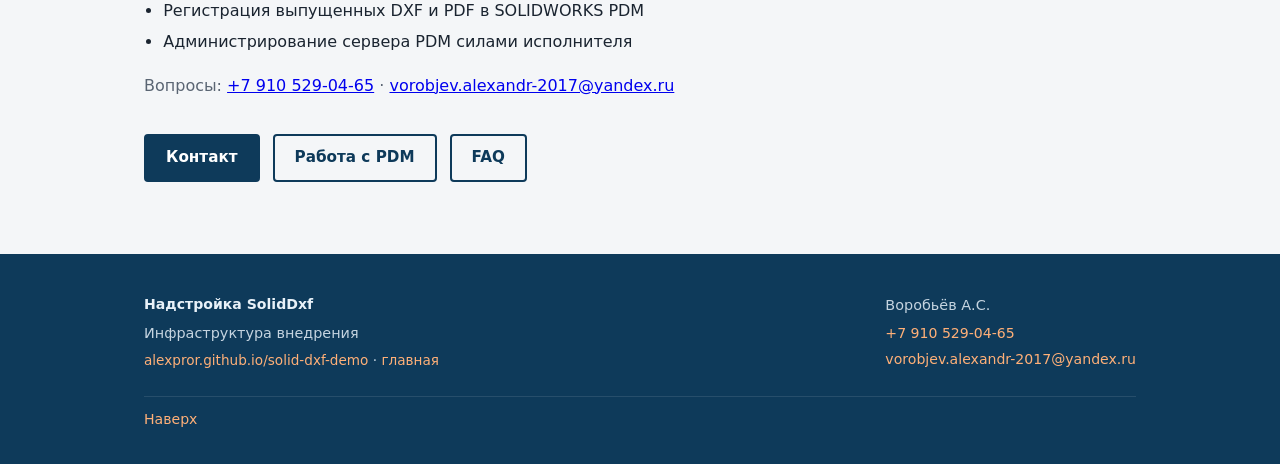
<file: it.html>
<!DOCTYPE html>
<html lang="ru">
<head>
  <meta charset="utf-8" />
  <meta name="viewport" content="width=device-width, initial-scale=1" />
  <meta name="robots" content="noindex, nofollow" />
  <meta name="description" content="Инфраструктура внедрения надстройки SolidDxf: требования к ИТ, PDM только чтение, каталог «лазер», этапы A–C и порядок установки." />
  <title>Инфраструктура внедрения · Надстройка SolidDxf</title>
  <link rel="stylesheet" href="style.css" />
  <link rel="canonical" href="https://alexpror.github.io/solid-dxf-demo/it.html" />
</head>
<body class="page-it">

  <div id="top" class="page-top" tabindex="-1" aria-hidden="true"></div>

  <header class="site-header">
    <div class="draft-banner">
      Демо · сайт v1.23 ·
      <a class="draft-banner-link" href="https://alexpror.github.io/solid-dxf-demo/" rel="noopener noreferrer">alexpror.github.io/solid-dxf-demo</a>
    </div>

    <div class="site-nav">
      <div class="wrap site-nav-inner">
        <a class="site-brand" href="index.html#top">
          <span class="site-brand-mark">SolidDxf</span>
          <span class="site-brand-sub">Надстройка</span>
        </a>

        <nav class="site-nav-links" aria-label="Разделы">
          <a href="index.html#outcome">Итог</a>
          <a href="index.html#demo">Демо</a>
          <a href="index.html#decision">Решение</a>
          <a href="index.html#package">Состав</a>
          <a href="it.html" aria-current="page">Инфраструктура</a>
          <a href="index.html#contact">Контакт</a>
        </nav>

        <div class="site-nav-contact">
          <a class="nav-contact-link" href="tel:+79105290465" title="Позвонить: +7 910 529-04-65" aria-label="Позвонить: +7 910 529-04-65">
            <svg class="nav-icon" width="18" height="18" viewBox="0 0 24 24" fill="none" stroke="currentColor" stroke-width="1.75" stroke-linecap="round" stroke-linejoin="round" aria-hidden="true"><path d="M22 16.92v3a2 2 0 0 1-2.18 2 19.79 19.79 0 0 1-8.63-3.07 19.5 19.5 0 0 1-6-6 19.79 19.79 0 0 1-3.07-8.67A2 2 0 0 1 4.11 2h3a2 2 0 0 1 2 1.72c.127.96.361 1.903.7 2.81a2 2 0 0 1-.45 2.11L8.09 9.91a16 16 0 0 0 6 6l1.27-1.27a2 2 0 0 1 2.11-.45c.907.339 1.85.573 2.81.7A2 2 0 0 1 22 16.92z"/></svg>
            <span class="nav-contact-label">+7 910 529-04-65</span>
          </a>
          <a class="nav-contact-link" href="mailto:vorobjev.alexandr-2017@yandex.ru" title="Написать на почту" aria-label="Написать на почту">
            <svg class="nav-icon" width="18" height="18" viewBox="0 0 24 24" fill="none" stroke="currentColor" stroke-width="1.75" stroke-linecap="round" stroke-linejoin="round" aria-hidden="true"><rect x="2" y="4" width="20" height="16" rx="2"/><path d="m22 7-8.97 5.7a1.94 1.94 0 0 1-2.06 0L2 7"/></svg>
            <span class="nav-contact-label">vorobjev.alexandr-2017@yandex.ru</span>
          </a>
        </div>
      </div>
    </div>
  </header>

  <section class="hero hero-it" aria-label="Инфраструктура внедрения">
    <div class="wrap">
      <p class="eyebrow">Для службы информационных технологий и администратора SOLIDWORKS PDM</p>
      <h1>Инфраструктура внедрения</h1>
      <p class="hero-tagline">Условия со стороны заказчика для <strong>надстройки SolidDxf</strong>: рабочее место, доступы, каталог выгрузки и установка.</p>
      <p class="lead">Надстройка работает <strong>внутри SOLIDWORKS</strong>. Сервер PDM не администрируем. Готовые файлы в хранилище моделей <strong>не записываем</strong>.</p>
      <div class="hero-actions">
        <a class="btn primary" href="#need">Требования</a>
        <a class="btn" href="#faq-admin">FAQ</a>
        <a class="btn" href="index.html">На главную</a>
      </div>
    </div>
  </section>

  <section class="section" id="map">
    <div class="wrap">
      <h2>Как устроен контур</h2>
      <p class="section-lead">Схема взаимодействия: что даёт заказчик и куда попадают результаты.</p>
      <div class="it-flow" aria-label="Схема контура">
        <div class="it-flow-step">
          <span class="it-flow-icon" aria-hidden="true">1</span>
          <strong>Перечень Excel</strong>
          <span>вход технолога</span>
        </div>
        <span class="it-flow-arrow" aria-hidden="true">→</span>
        <div class="it-flow-step">
          <span class="it-flow-icon" aria-hidden="true">2</span>
          <strong>SOLIDWORKS + надстройка</strong>
          <span>надстройка: поиск и выпуск</span>
        </div>
        <span class="it-flow-arrow" aria-hidden="true">→</span>
        <div class="it-flow-step">
          <span class="it-flow-icon" aria-hidden="true">3</span>
          <strong>PDM только чтение</strong>
          <span>открытие файла</span>
        </div>
        <span class="it-flow-arrow" aria-hidden="true">→</span>
        <div class="it-flow-step it-flow-step-out">
          <span class="it-flow-icon" aria-hidden="true">4</span>
          <strong>Каталог «лазер»</strong>
          <span>DXF и PDF</span>
        </div>
      </div>
    </div>
  </section>

  <section class="section section-alt" id="roles">
    <div class="wrap">
      <h2>Разделение ответственности</h2>
      <div class="it-roles">
        <article class="it-card">
          <p class="it-card-kicker">Заказчик</p>
          <h3>Служба ИТ</h3>
          <ul class="it-icon-list">
            <li>
              <span class="it-li-mark" aria-hidden="true"><svg class="it-ico" viewBox="0 0 24 24" fill="none" stroke="currentColor" stroke-width="1.6" stroke-linecap="round" stroke-linejoin="round"><rect x="2" y="3" width="20" height="14" rx="2"/><path d="M8 21h8M12 17v4"/></svg></span>
              Рабочее место или ВМ с SOLIDWORKS 2018 SP3 (x64)
            </li>
            <li>
              <span class="it-li-mark" aria-hidden="true"><svg class="it-ico" viewBox="0 0 24 24" fill="none" stroke="currentColor" stroke-width="1.6" stroke-linecap="round" stroke-linejoin="round"><rect x="2" y="3" width="20" height="14" rx="2"/><path d="M8 21h8M12 17v4"/><path d="m17 8 4-4M17 4h4v4"/></svg></span>
              Удалённый рабочий стол для исполнителя
            </li>
            <li>
              <span class="it-li-mark" aria-hidden="true"><svg class="it-ico" viewBox="0 0 24 24" fill="none" stroke="currentColor" stroke-width="1.6" stroke-linecap="round" stroke-linejoin="round"><path d="M12 22s8-4 8-10V5l-8-3-8 3v7c0 6 8 10 8 10z"/><path d="m9 12 2 2 4-4"/></svg></span>
              Первичная установка надстройки SolidDxf <a href="#install">системным администратором</a>
            </li>
            <li>
              <span class="it-li-mark" aria-hidden="true"><svg class="it-ico" viewBox="0 0 24 24" fill="none" stroke="currentColor" stroke-width="1.6" stroke-linecap="round" stroke-linejoin="round"><path d="M2 12s3.5-7 10-7 10 7 10 7-3.5 7-10 7-10-7-10-7z"/><circle cx="12" cy="12" r="3"/></svg></span>
              Учётка PDM: поиск и открытие (как у технолога)
            </li>
            <li>
              <span class="it-li-mark" aria-hidden="true"><svg class="it-ico" viewBox="0 0 24 24" fill="none" stroke="currentColor" stroke-width="1.6" stroke-linecap="round" stroke-linejoin="round"><path d="M3 7a2 2 0 0 1 2-2h4l2 2h8a2 2 0 0 1 2 2v8a2 2 0 0 1-2 2H5a2 2 0 0 1-2-2V7z"/></svg></span>
              Сетевой каталог «лазер» с правом записи
            </li>
            <li>
              <span class="it-li-mark" aria-hidden="true"><svg class="it-ico" viewBox="0 0 24 24" fill="none" stroke="currentColor" stroke-width="1.6" stroke-linecap="round" stroke-linejoin="round"><ellipse cx="12" cy="5" rx="8" ry="3"/><path d="M4 5v6c0 1.7 3.6 3 8 3s8-1.3 8-3V5"/><path d="M4 11v6c0 1.7 3.6 3 8 3s8-1.3 8-3v-6"/></svg></span>
              Тестовое хранилище PDM для пилота — или пилот на рабочем хранилище только на чтение
            </li>
          </ul>
        </article>
        <article class="it-card it-card-accent">
          <p class="it-card-kicker">Исполнитель</p>
          <h3>Внедрение надстройки</h3>
          <ul class="it-icon-list">
            <li>
              <span class="it-li-mark" aria-hidden="true"><svg class="it-ico" viewBox="0 0 24 24" fill="none" stroke="currentColor" stroke-width="1.6" stroke-linecap="round" stroke-linejoin="round"><path d="M16.5 9.4 7.55 4.24"/><path d="M21 16V8a2 2 0 0 0-1-1.73l-7-4a2 2 0 0 0-2 0l-7 4A2 2 0 0 0 3 8v8a2 2 0 0 0 1 1.73l7 4a2 2 0 0 0 2 0l7-4A2 2 0 0 0 21 16z"/><path d="M3.29 7 12 12l8.71-5"/><path d="M12 22V12"/></svg></span>
              Установочный комплект и инструкция для администратора
            </li>
            <li>
              <span class="it-li-mark" aria-hidden="true"><svg class="it-ico" viewBox="0 0 24 24" fill="none" stroke="currentColor" stroke-width="1.6" stroke-linecap="round" stroke-linejoin="round"><circle cx="12" cy="12" r="3"/><path d="M12 1v2M12 21v2M4.2 4.2l1.4 1.4M18.4 18.4l1.4 1.4M1 12h2M21 12h2M4.2 19.8l1.4-1.4M18.4 5.6l1.4-1.4"/></svg></span>
              Настройка под Excel, DXF, чертежи и PDF
            </li>
            <li>
              <span class="it-li-mark" aria-hidden="true"><svg class="it-ico" viewBox="0 0 24 24" fill="none" stroke="currentColor" stroke-width="1.6" stroke-linecap="round" stroke-linejoin="round"><path d="M2 12s3.5-7 10-7 10 7 10 7-3.5 7-10 7-10-7-10-7z"/><circle cx="12" cy="12" r="3"/></svg></span>
              Работа с моделями только на просмотр
            </li>
            <li>
              <span class="it-li-mark" aria-hidden="true"><svg class="it-ico" viewBox="0 0 24 24" fill="none" stroke="currentColor" stroke-width="1.6" stroke-linecap="round" stroke-linejoin="round"><path d="M3 7a2 2 0 0 1 2-2h4l2 2h8a2 2 0 0 1 2 2v8a2 2 0 0 1-2 2H5a2 2 0 0 1-2-2V7z"/><path d="M12 11v5M9.5 14.5 12 17l2.5-2.5"/></svg></span>
              Выгрузка только в каталог «лазер»
            </li>
            <li>
              <span class="it-li-mark" aria-hidden="true"><svg class="it-ico" viewBox="0 0 24 24" fill="none" stroke="currentColor" stroke-width="1.6" stroke-linecap="round" stroke-linejoin="round"><path d="M16 21v-2a4 4 0 0 0-4-4H6a4 4 0 0 0-4 4v2"/><circle cx="9" cy="7" r="4"/><path d="M22 21v-2a4 4 0 0 0-3-3.87M16 3.13a4 4 0 0 1 0 7.75"/></svg></span>
              Обучение технологов и акты этапов
            </li>
          </ul>
        </article>
      </div>
    </div>
  </section>

  <section class="section" id="boundaries">
    <div class="wrap">
      <h2>Границы взаимодействия</h2>
      <div class="it-bound-grid">
        <article class="it-bound">
          <h3><span class="it-bound-ico" aria-hidden="true"><svg class="it-ico" viewBox="0 0 24 24" fill="none" stroke="currentColor" stroke-width="1.6" stroke-linecap="round" stroke-linejoin="round"><rect x="4" y="4" width="16" height="16" rx="2"/><path d="M9 9h6M9 13h4"/></svg></span>Что это</h3>
          <p>Модуль расширения SOLIDWORKS на рабочем месте. Не отдельный сервер и не доступ к служебной базе PDM.</p>
        </article>
        <article class="it-bound">
          <h3><span class="it-bound-ico" aria-hidden="true"><svg class="it-ico" viewBox="0 0 24 24" fill="none" stroke="currentColor" stroke-width="1.6" stroke-linecap="round" stroke-linejoin="round"><path d="M12 3v12"/><path d="m8 11 4 4 4-4"/><path d="M4 19h16"/></svg></span>Куда пишем</h3>
          <p>Только каталог «лазер». В SOLIDWORKS PDM готовые DXF и PDF <strong>не регистрируются</strong>.</p>
        </article>
        <article class="it-bound">
          <h3><span class="it-bound-ico" aria-hidden="true"><svg class="it-ico" viewBox="0 0 24 24" fill="none" stroke="currentColor" stroke-width="1.6" stroke-linecap="round" stroke-linejoin="round"><circle cx="12" cy="12" r="10"/><path d="m15 9-6 6M9 9l6 6"/></svg></span>Чего нет</h3>
          <p>Изъятие и возврат файлов в хранилище, изменение карточек документов.</p>
        </article>
        <article class="it-bound">
          <h3><span class="it-bound-ico" aria-hidden="true"><svg class="it-ico" viewBox="0 0 24 24" fill="none" stroke="currentColor" stroke-width="1.6" stroke-linecap="round" stroke-linejoin="round"><rect x="3" y="11" width="18" height="11" rx="2"/><path d="M7 11V7a5 5 0 0 1 10 0v4"/></svg></span>Закрытый контур</h3>
          <p>Вынос моделей на съёмные носители не нужен. Работы — через удалённый рабочий стол или на площадке.</p>
        </article>
      </div>
    </div>
  </section>

  <section class="section section-alt" id="need">
    <div class="wrap">
      <h2>Перечень требований</h2>
      <p class="section-lead">Восемь условий для старта внедрения.</p>
      <div class="it-req-grid">
        <article class="it-req">
          <div class="it-req-head">
            <span class="it-req-num">01</span>
            <h3>Эталонное рабочее место</h3>
          </div>
          <p>ПК или ВМ с <strong>SOLIDWORKS 2018 SP3</strong> (x64) для установки и приёмки.</p>
        </article>
        <article class="it-req">
          <div class="it-req-head">
            <span class="it-req-num">02</span>
            <h3>Удалённый рабочий стол</h3>
          </div>
          <p>Доступ исполнителя; возможность закрыть SOLIDWORKS для обновления файлов надстройки.</p>
        </article>
        <article class="it-req">
          <div class="it-req-head">
            <span class="it-req-num">03</span>
            <h3>Права администратора</h3>
          </div>
          <p>Один раз для установки надстройки SolidDxf. Выполняет <strong>системный администратор заказчика</strong> по инструкции (<a href="#install">порядок</a>).</p>
        </article>
        <article class="it-req">
          <div class="it-req-head">
            <span class="it-req-num">04</span>
            <h3>Учётка PDM</h3>
          </div>
          <p>Поиск и открытие моделей (уровень технолога), без администрирования хранилища.</p>
        </article>
        <article class="it-req">
          <div class="it-req-head">
            <span class="it-req-num">05</span>
            <h3>Каталог «лазер»</h3>
          </div>
          <p>Сетевой путь (UNC) с записью. Для пилота допустим отдельный каталог, например «лазер2».</p>
        </article>
        <article class="it-req">
          <div class="it-req-head">
            <span class="it-req-num">06</span>
            <h3>Тестовое хранилище</h3>
          </div>
          <p>Отдельное тестовое PDM для пилота — или пилот на рабочем хранилище только на чтение, с выгрузкой в отдельный каталог.</p>
        </article>
        <article class="it-req">
          <div class="it-req-head">
            <span class="it-req-num">07</span>
            <h3>Поле обозначения</h3>
          </div>
          <p>Имя поля карточки PDM с шифром — уточняется на первом сеансе, если не задано заранее.</p>
        </article>
        <article class="it-req">
          <div class="it-req-head">
            <span class="it-req-num">08</span>
            <h3>Журналы работ</h3>
          </div>
          <p>Хранятся у заказчика; передача вовне — только по письменному согласованию.</p>
        </article>
      </div>
      <p class="it-note"><strong>Не требуется:</strong> создание отдельного хранилища «для подрядчика» силами исполнителя; открытие служебной базы PDM; вынос исходных кодов моделей за контур предприятия.</p>
    </div>
  </section>

  <section class="section" id="stages">
    <div class="wrap">
      <h2>Этапы внедрения</h2>
      <div class="it-stages-row" aria-label="Этапы A B C">
        <article class="it-stage-card">
          <span class="it-stage-letter">A</span>
          <h3>Пилот</h3>
          <p>Тестовое PDM или рабочее только чтение · отдельный каталог · 15–20 поз.</p>
          <span class="it-stage-act">акт A</span>
        </article>
        <article class="it-stage-card">
          <span class="it-stage-letter">B</span>
          <h3>Рабочее PDM</h3>
          <p>Тот же режим только чтения на полном контуре.</p>
          <span class="it-stage-act">акт B</span>
        </article>
        <article class="it-stage-card">
          <span class="it-stage-letter">C</span>
          <h3>На места</h3>
          <p>Копия <code>%ProgramData%\SolidDxf\</code> · обучение.</p>
          <span class="it-stage-act">акт C</span>
        </article>
      </div>
      <p class="it-note">Обновление после доработки: закрыть SOLIDWORKS на эталоне, обновить <code>bin</code>; администратор копирует на остальные ПК. Повторная регистрация обычно не нужна.</p>
    </div>
  </section>

  <section class="section section-alt" id="install">
    <div class="wrap">
      <h2>Порядок установки надстройки SolidDxf</h2>
      <p class="section-lead">Установку выполняет <strong>системный администратор заказчика</strong> по инструкции. Присутствие исполнителя не обязательно. Путь установки — только латиница.</p>

      <div class="it-install-flow" aria-label="Куда копируются файлы">
        <div class="it-install-box">
          <p class="it-install-label">Установочный комплект</p>
          <p><code>payload\bin\</code></p>
          <p><code>payload\clients\customer\</code></p>
          <p><code>install.ps1</code></p>
        </div>
        <div class="it-install-arrow" aria-hidden="true">→</div>
        <div class="it-install-box it-install-box-dest">
          <p class="it-install-label">На компьютере</p>
          <p><code>C:\ProgramData\SolidDxf\bin\</code></p>
          <p><code>C:\ProgramData\SolidDxf\clients\customer\</code></p>
          <p>регистрация в списке надстроек SOLIDWORKS</p>
        </div>
      </div>

      <h3 class="it-subh">Включение в SOLIDWORKS</h3>
      <ol class="it-steps">
        <li><span>1</span> Завершить SOLIDWORKS и запустить снова</li>
        <li><span>2</span> <strong>Инструменты → Надстройки</strong> (Tools → Add-Ins)</li>
        <li><span>3</span> Включить <strong>SolidDxf</strong> (сеанс и при запуске)</li>
        <li><span>4</span> Панель надстройки справа в области задач</li>
      </ol>
    </div>
  </section>

  <section class="section" id="faq-admin">
    <div class="wrap">
      <h2>FAQ по установке и безопасности</h2>
      <p class="section-lead">Установка, откат, работа с PDM, журналы и политики информационных технологий.</p>

      <div class="it-faq">
        <details class="it-faq-item" open>
          <summary>Что именно делает установка?</summary>
          <div class="it-faq-body">
            <p>Скрипт <code>install.ps1</code> (под локальным администратором, один раз):</p>
            <ul>
              <li>копирует DLL в <code>%ProgramData%\SolidDxf\bin\</code>;</li>
              <li>копирует правила завода в <code>%ProgramData%\SolidDxf\clients\customer\</code>;</li>
              <li>регистрирует COM через <code>RegAsm /codebase</code>;</li>
              <li>добавляет запись в список надстроек SOLIDWORKS: <code>HKLM\SOFTWARE\SolidWorks\Addins\{…}</code>.</li>
            </ul>
            <p><strong>Не создаёт</strong> службу Windows, планировщик заданий и отдельный сервер. В папку установки SOLIDWORKS файлы <strong>не</strong> кладёт. Сеть при установке не нужна.</p>
          </div>
        </details>

        <details class="it-faq-item">
          <summary>Как откатить за несколько минут?</summary>
          <div class="it-faq-body">
            <ol>
              <li>В SOLIDWORKS снять галки <strong>SolidDxf</strong> (Инструменты → Надстройки) и закрыть программу.</li>
              <li>Запустить <code>install.ps1 -Unregister</code> — снимет COM-регистрацию.</li>
              <li>По желанию удалить папку <code>%ProgramData%\SolidDxf\</code>.</li>
            </ol>
            <p>Модели в PDM и каталог «лазер» установщик не меняет — откат надстройки их не затрагивает.</p>
          </div>
        </details>

        <details class="it-faq-item">
          <summary>Повредит ли надстройка хранилище PDM?</summary>
          <div class="it-faq-body">
            <p>Нет check-out, check-in и правок карточек. Поиск и открытие — как у технолога, только чтение. Готовые DXF и PDF в vault <strong>не регистрируются</strong> — только сетевой каталог «лазер».</p>
            <p>Подробнее на главной: <a href="index.html#pdm-safe">работа с PDM</a>.</p>
          </div>
        </details>

        <details class="it-faq-item">
          <summary>Куда пишутся журналы? Уходят ли данные наружу?</summary>
          <div class="it-faq-body">
            <p>Журналы работ остаются <strong>у заказчика</strong>. Передача вовне — только по письменному согласованию. Установка и штатная работа не требуют исходящего доступа в интернет.</p>
          </div>
        </details>

        <details class="it-faq-item">
          <summary>Антивирус и «белый список» ПО</summary>
          <div class="it-faq-body">
            <p>Поставка — COM DLL и JSON-пакет правил, без отдельного установщика MSI. Если политика блокирует неизвестные DLL или PowerShell, служба информационной безопасности и служба информационных технологий заранее добавляют в исключения:</p>
            <ul>
              <li>папку <code>%ProgramData%\SolidDxf\</code>;</li>
              <li>запуск <code>install.ps1</code> (или выполняют команды из инструкции вручную).</li>
            </ul>
            <p>Код поставляется как согласованный комплект для площадки; исходники в поставку не входят.</p>
          </div>
        </details>

        <details class="it-faq-item">
          <summary>Не сломает ли SOLIDWORKS и другие надстройки?</summary>
          <div class="it-faq-body">
            <p>Это обычная надстройка в списке Add-Ins. Перед установкой SOLIDWORKS закрывают. При сомнении: на эталонном ПК сначала пилот (этап A), при диагностике временно отключают другие add-in. Включение галки SolidDxf может сделать технолог <strong>без</strong> прав администратора.</p>
          </div>
        </details>

        <details class="it-faq-item">
          <summary>Кто потом сопровождает и тиражирует?</summary>
          <div class="it-faq-body">
            <p>Тираж: служба информационных технологий копирует <code>%ProgramData%\SolidDxf\</code> на рабочие места (этап C). Обновление DLL: закрыть SOLIDWORKS, заменить файлы в <code>bin</code> — повторный RegAsm обычно не нужен. Постоянный админский доступ подрядчику не требуется.</p>
          </div>
        </details>
      </div>
    </div>
  </section>

  <section class="section section-alt" id="out">
    <div class="wrap">
      <h2>Вне объёма поставки</h2>
      <ul class="it-out">
        <li>Интеграция с 1С, системами раскроя и печать из надстройки</li>
        <li>Регистрация выпущенных DXF и PDF в SOLIDWORKS PDM</li>
        <li>Администрирование сервера PDM силами исполнителя</li>
      </ul>
      <p class="section-lead" style="margin-top:20px">Вопросы: <a href="tel:+79105290465">+7 910 529-04-65</a> · <a href="mailto:vorobjev.alexandr-2017@yandex.ru">vorobjev.alexandr-2017@yandex.ru</a></p>
      <p><a class="btn primary" href="index.html#contact">Контакт</a>
         <a class="btn" href="index.html#pdm-safe">Работа с PDM</a>
         <a class="btn" href="#faq-admin">FAQ</a></p>
    </div>
  </section>

  <footer class="footer">
    <div class="wrap footer-inner">
      <div class="footer-brand">
        <p class="footer-title">Надстройка SolidDxf</p>
        <p class="muted">Инфраструктура внедрения</p>
        <p class="footer-site">
          <a href="https://alexpror.github.io/solid-dxf-demo/" rel="noopener noreferrer">alexpror.github.io/solid-dxf-demo</a>
          · <a href="index.html">главная</a>
        </p>
      </div>
      <div class="footer-meta">
        <p class="muted">Воробьёв А.С.</p>
        <p class="footer-contact">
          <a href="tel:+79105290465">+7 910 529-04-65</a>
          <a href="mailto:vorobjev.alexandr-2017@yandex.ru">vorobjev.alexandr-2017@yandex.ru</a>
        </p>
      </div>
      <p class="footer-top"><a href="#top">Наверх</a></p>
    </div>
  </footer>

  <script>
    document.querySelectorAll('a[href="#top"]').forEach(function (link) {
      link.addEventListener('click', function (e) {
        e.preventDefault();
        window.scrollTo(0, 0);
        var t = document.getElementById('top');
        if (t) t.focus({ preventScroll: true });
      });
    });
  </script>
</body>
</html>
</file>
<file: style.css>
:root {
  --ink: #1a2430;
  --muted: #5a6573;
  --line: #d5dbe3;
  --bg: #f4f6f8;
  --white: #fff;
  --navy: #0e3a5a;
  --navy-2: #155a86;
  --orange: #e87722;
  --orange-d: #c45f12;
  --ok: #1f7a4d;
  --warn: #b45309;
}

* { box-sizing: border-box; }
html {
  scroll-behavior: smooth;
  scroll-padding-top: 96px;
}
body {
  margin: 0;
  font: 16px/1.55 "Segoe UI", system-ui, sans-serif;
  color: var(--ink);
  background: var(--white);
  -webkit-tap-highlight-color: transparent;
}

/* Основной текст — по ширине, ровные края */
p,
li,
dd,
.section-lead,
.lead,
.hero-tagline,
.decision-frame,
.decision-path-note,
.decision-close,
.decision-card p,
.note,
.it-note,
.it-bound p,
.it-req p,
.it-stage-card p,
.it-out li,
.pdm-safety-lead,
.pdm-safety-foot,
.field-hint,
.outcome-strip-foot,
.outcome-strip-meta,
.package-includes li,
.package-caveats li,
.package-docs,
.pricing-card li,
.pricing-note,
.benchmark-card li,
.benchmark-table td,
.contact-strip .section-lead,
.appendix-block p,
.calc-note,
.formula-list dd,
.result-formula,
.result-extra {
  text-align: justify;
  text-justify: inter-word;
  -webkit-hyphens: auto;
  -ms-hyphens: auto;
  hyphens: auto;
}

/* Не растягивать короткие/служебные блоки */
.draft-banner,
.draft-banner p,
.site-nav,
.site-brand,
.site-nav-links,
.hero-stats,
.stat,
.stat-label,
.outcome-strip-side,
.outcome-strip-label,
.outcome-strip-value,
.outcome-strip-arrow,
.it-flow-step,
.it-flow-step strong,
.it-flow-step span,
.it-stage-letter,
.it-stage-act,
.it-req-num,
.it-card-kicker,
.it-install-label,
.it-li-mark,
.btn,
.btn-contact,
.package-tag,
.package-price,
.package-pay,
.pricing-tag,
.pricing-amount,
.footer-title,
.footer-meta,
.footer-contact,
.proof-carousel-caption,
.proof-carousel-meta,
.nav-contact-label,
h1, h2, h3, h4,
summary,
th,
.eyebrow {
  text-align: start;
}

.draft-banner,
.hero-stats,
.stat,
.outcome-strip-side,
.outcome-strip-label,
.outcome-strip-value,
.it-flow-step,
.proof-carousel-caption,
.proof-carousel-meta {
  text-align: center;
}

.footer-meta {
  text-align: right;
}

@media (max-width: 640px) {
  .footer-meta {
    text-align: left;
  }
}

/* Кликом не подсвечивать блоки; клавиатурный фокус оставляем */
:focus { outline: none; }
:focus-visible {
  outline: 2px solid var(--orange-d);
  outline-offset: 2px;
}
button:focus-visible,
a:focus-visible,
summary:focus-visible,
.btn:focus-visible,
.btn-contact:focus-visible {
  outline: 2px solid var(--orange-d);
  outline-offset: 2px;
}

.wrap { max-width: 1040px; margin: 0 auto; padding: 0 24px; }

.page-top {
  display: block;
  height: 0;
  scroll-margin-top: 0;
}

/* —— Шапка (фиксированная высота, без прыжков) —— */
.site-header {
  position: sticky;
  top: 0;
  z-index: 100;
}

.draft-banner {
  background: #0b2e48;
  color: #e8f1f8;
  text-align: center;
  font-size: 0.72rem;
  font-weight: 600;
  letter-spacing: 0.02em;
  padding: 5px 16px;
  line-height: 1.35;
  white-space: nowrap;
  overflow: hidden;
  text-overflow: ellipsis;
}

.draft-banner-link {
  color: #ffb078;
  text-decoration: underline;
  text-underline-offset: 2px;
}

.draft-banner-link:hover,
.draft-banner-link:focus-visible {
  color: #ffd4a8;
}

.site-nav {
  background: rgba(14, 58, 90, 0.98);
  backdrop-filter: blur(10px);
  border-bottom: 1px solid rgba(255, 255, 255, 0.08);
  box-shadow: 0 1px 10px rgba(0, 0, 0, 0.1);
}

.site-nav-inner {
  display: flex;
  align-items: center;
  gap: 12px 20px;
  height: 56px;
  flex-wrap: nowrap;
}

.site-brand {
  display: flex;
  flex-direction: column;
  justify-content: center;
  gap: 1px;
  flex-shrink: 0;
  text-decoration: none;
  line-height: 1.15;
}

.site-brand-mark {
  font-size: 0.92rem;
  font-weight: 700;
  color: #fff;
  letter-spacing: 0.03em;
}

.site-brand-sub {
  font-size: 0.68rem;
  color: #9bb8cc;
  letter-spacing: 0.04em;
  text-transform: uppercase;
}

.site-nav-links {
  display: flex;
  flex-wrap: nowrap;
  align-items: center;
  gap: 2px 4px;
  flex: 1;
  min-width: 0;
  overflow-x: auto;
  -webkit-overflow-scrolling: touch;
  scrollbar-width: none;
  mask-image: linear-gradient(90deg, #000 0%, #000 calc(100% - 18px), transparent 100%);
}

.site-nav-links::-webkit-scrollbar { display: none; }

.site-nav-links a {
  color: #b8cddd;
  text-decoration: none;
  font-size: 0.84rem;
  font-weight: 500;
  padding: 8px 10px;
  border-radius: 6px;
  border-bottom: none;
  white-space: nowrap;
  transition: color 0.15s, background 0.15s;
}

.site-nav-links a:hover {
  color: #fff;
  background: rgba(255, 255, 255, 0.08);
  border-bottom-color: transparent;
}

.site-nav-links a:focus-visible {
  color: #fff;
  background: rgba(255, 255, 255, 0.12);
}

.site-nav-links a[aria-current="page"],
.site-nav-links a.is-active {
  color: #fff;
  background: rgba(232, 119, 34, 0.22);
}

.site-nav-contact {
  display: flex;
  align-items: center;
  gap: 6px;
  flex-shrink: 0;
  margin-left: 4px;
  padding-left: 12px;
  border-left: 1px solid rgba(255, 255, 255, 0.12);
}

.nav-contact-link {
  display: inline-flex;
  align-items: center;
  justify-content: center;
  width: 36px;
  height: 36px;
  padding: 0;
  color: #d7e6f2;
  text-decoration: none;
  border: none;
  border-radius: 50%;
  background: transparent;
  transition: color 0.15s, background 0.15s;
}

.nav-contact-link:hover {
  color: #fff;
  background: rgba(255, 255, 255, 0.12);
  border-color: transparent;
}

.nav-contact-link:focus-visible {
  color: #fff;
  background: rgba(255, 255, 255, 0.16);
}

.nav-contact-label {
  position: absolute;
  width: 1px;
  height: 1px;
  padding: 0;
  margin: -1px;
  overflow: hidden;
  clip: rect(0, 0, 0, 0);
  white-space: nowrap;
  border: 0;
}

.nav-icon {
  flex-shrink: 0;
  opacity: 0.95;
}

.nav-contact-email {
  max-width: none;
}

@media (max-width: 960px) {
  html { scroll-padding-top: 92px; }
}

@media (max-width: 520px) {
  .site-brand-sub { display: none; }

  .site-nav-inner {
    height: 52px;
    gap: 8px;
  }

  .site-nav-links a {
    padding: 8px 8px;
    font-size: 0.8rem;
  }

  .draft-banner {
    font-size: 0.65rem;
    padding: 4px 10px;
  }
}

.hero {
  background: linear-gradient(165deg, #0b2e48 0%, #155a86 55%, #0e3a5a 100%);
  color: #fff;
  padding: 56px 0 64px;
}

.hero-grid {
  display: grid;
  grid-template-columns: 1fr auto;
  gap: 32px;
  align-items: center;
}

@media (max-width: 768px) {
  .hero {
    padding: 32px 0 40px;
  }

  .hero-grid {
    grid-template-columns: 1fr;
    gap: 0;
  }

  .hero-stats {
    display: none;
  }

  .hero-actions .btn-hero-package {
    display: none;
  }

  .hero-actions {
    gap: 10px;
  }

  .hero-actions .btn {
    flex: 1;
    text-align: center;
    padding: 12px 16px;
  }
}

.eyebrow {
  font-size: 0.8rem;
  letter-spacing: 0.06em;
  text-transform: uppercase;
  color: #e87722;
  margin: 0 0 8px;
}

.hero h1 {
  font-size: clamp(1.75rem, 5vw, 2.25rem);
  line-height: 1.15;
  margin: 0 0 12px;
  font-weight: 700;
}

.hero-tagline {
  margin: 0 0 10px;
  font-size: 1.05rem;
  line-height: 1.45;
  color: #e8f1f8;
  max-width: 36ch;
}

.lead {
  color: #b8cfdf;
  margin: 0 0 20px;
  max-width: 36ch;
  font-size: 0.95rem;
}

.hero-actions { display: flex; flex-wrap: wrap; gap: 12px; }

.btn {
  display: inline-block;
  padding: 10px 20px;
  border-radius: 4px;
  text-decoration: none;
  font-weight: 600;
  font-size: 0.95rem;
  border: 2px solid rgba(255,255,255,.55);
  color: #fff;
  background: transparent;
}

.btn.primary {
  background: #9a3412;
  border-color: #9a3412;
  color: #fff;
}

.btn.primary:hover {
  background: #7c2d12;
  border-color: #7c2d12;
}

.hero-stats {
  display: grid;
  gap: 10px;
  min-width: 160px;
}

.stat {
  background: rgba(255,255,255,.08);
  border: 1px solid rgba(255,255,255,.15);
  border-radius: 6px;
  padding: 10px 14px;
  text-align: center;
}

.stat-label {
  display: block;
  font-size: 0.72rem;
  line-height: 1.3;
  color: #b8cfdf;
  margin-bottom: 4px;
}

.stat em {
  display: block;
  font-style: normal;
  font-size: 1.35rem;
  font-weight: 700;
  color: var(--orange);
}

.section { padding: 56px 0; }
.section-alt { background: var(--bg); padding: 56px 0; }

h2 {
  font-size: 1.45rem;
  color: var(--navy);
  margin: 0 0 10px;
  font-weight: 700;
  letter-spacing: -0.01em;
}

.section > .wrap > h2,
.section.wrap > h2,
.section > h2 {
  border-bottom: 2px solid var(--orange);
  padding-bottom: 8px;
  display: inline-block;
}

.section-lead {
  color: var(--muted);
  margin: 0 0 28px;
  max-width: 65ch;
}

.video-placeholder {
  aspect-ratio: 16/9;
  background: var(--navy);
  border-radius: 8px;
  display: flex;
  flex-direction: column;
  align-items: center;
  justify-content: center;
  color: #9bb8cc;
  border: 2px dashed rgba(255,255,255,.2);
}

.video-placeholder span {
  font-size: 3rem;
  color: var(--orange);
  margin-bottom: 8px;
}

.video-embed {
  aspect-ratio: 16/9;
  border-radius: 8px;
  overflow: hidden;
  background: #000;
  border: 1px solid var(--line);
}

.video-embed iframe {
  width: 100%;
  height: 100%;
  border: 0;
  display: block;
}

.video-native {
  width: 100%;
  aspect-ratio: 16/9;
  border-radius: 8px;
  background: #000;
  display: block;
}

.video-open-link {
  display: inline-block;
  margin-top: 12px;
  padding: 10px 18px;
  border-radius: 6px;
  background: var(--orange);
  color: #fff;
  font-weight: 600;
  text-decoration: none;
}

.video-open-link:hover {
  filter: brightness(1.05);
}

.video-placeholder-hint {
  margin: 8px 0 0;
  font-size: 0.9rem;
  color: #9bb8cc;
  text-align: center;
  max-width: 36ch;
}

.video-external {
  margin: 10px 0 0;
  font-size: 0.9rem;
  color: var(--muted);
}

.video-external a {
  color: var(--navy-2);
}

.compare {
  display: grid;
  grid-template-columns: 1fr auto 1fr;
  gap: 16px;
  align-items: stretch;
}

@media (max-width: 700px) {
  .compare { grid-template-columns: 1fr; }
  .compare-arrow { display: none; }
}

.compare-card {
  border: 1px solid var(--line);
  border-radius: 8px;
  padding: 20px;
  background: var(--white);
}

.compare-card.before { border-left: 4px solid var(--warn); }
.compare-card.after { border-left: 4px solid var(--ok); }

.compare-card h3 { margin: 0 0 12px; font-size: 1rem; color: var(--navy); }
.compare-card ul { margin: 0; padding-left: 1.2em; }
.compare-card li { margin-bottom: 6px; }

.compare-arrow {
  display: flex;
  align-items: center;
  font-size: 2rem;
  color: var(--orange);
  font-weight: 700;
}

.muted { color: var(--muted); font-size: 0.9rem; }

.steps {
  list-style: none;
  margin: 0;
  padding: 0;
  display: grid;
  gap: 12px;
}

/* ——— Pipeline / puzzle steps ——— */

.pipeline {
  padding: 32px 0 48px;
  background: linear-gradient(180deg, var(--bg) 0%, #fff 100%);
}

.pipeline-intro {
  margin-bottom: 32px;
}

.pipeline-intro h2 {
  margin-bottom: 8px;
}

.puzzle-step {
  position: relative;
  padding: 28px 0;
  margin: 0;
}

.puzzle-step::before,
.puzzle-step::after {
  content: "";
  position: absolute;
  left: 50%;
  transform: translateX(-50%);
  width: min(960px, calc(100% - 40px));
  height: 12px;
  background: inherit;
  z-index: 1;
}

.puzzle-step::before {
  top: -6px;
  clip-path: polygon(0 100%, 50% 0, 100% 100%);
}

.puzzle-step::after {
  bottom: -6px;
  clip-path: polygon(0 0, 50% 100%, 100% 0);
}

.puzzle-step:first-of-type::before { display: none; }
.puzzle-step:last-of-type::after { display: none; }

.step-c1 { background: #e8f1f8; --step-accent: #0e3a5a; }
.step-c2 { background: #dceaf4; --step-accent: #155a86; }
.step-c3 { background: #fff4e8; --step-accent: #b45309; }
.step-c4 { background: #fde8d8; --step-accent: #c45f12; }
.step-c5 { background: #e8f5ee; --step-accent: #1f7a4d; }
.step-c6 { background: #ebe8f5; --step-accent: #4a3d7a; }
.step-c7 { background: #d8f0e4; --step-accent: #1a6b4a; }

.puzzle-inner {
  position: relative;
  z-index: 2;
}

.puzzle-head {
  display: flex;
  gap: 20px;
  align-items: flex-start;
  margin-bottom: 24px;
}

.puzzle-num {
  flex-shrink: 0;
  width: 56px;
  height: 56px;
  border-radius: 12px;
  background: var(--step-accent, var(--navy));
  color: #fff;
  font-size: 1.5rem;
  font-weight: 800;
  display: flex;
  align-items: center;
  justify-content: center;
  box-shadow: 0 4px 12px rgba(0,0,0,.12);
}

.puzzle-head h3 {
  margin: 0 0 6px;
  font-size: 1.35rem;
  color: var(--step-accent, var(--navy));
}

.puzzle-head p {
  margin: 0;
  color: var(--muted);
  font-size: 1rem;
  max-width: 60ch;
}

.flow-row {
  display: flex;
  flex-wrap: wrap;
  align-items: stretch;
  gap: 8px;
}

.flow-block {
  flex: 1 1 140px;
  min-width: 120px;
  max-width: 200px;
  background: var(--white);
  border: 2px solid rgba(0,0,0,.06);
  border-radius: 10px;
  padding: 16px 14px;
  text-align: center;
  box-shadow: 0 2px 8px rgba(0,0,0,.04);
}

.flow-block.highlight {
  border-color: var(--orange);
  background: #fff7ed;
}

.flow-block.warn {
  border-color: #fbbf24;
  background: #fffbeb;
}

.flow-block.ok {
  border-color: #6ee7b7;
  background: #ecfdf5;
}

.flow-icon {
  display: block;
  font-size: 1.75rem;
  margin-bottom: 8px;
  line-height: 1;
}

.flow-block strong {
  display: block;
  font-size: 1rem;
  color: var(--navy);
  margin-bottom: 4px;
}

.flow-block p {
  margin: 0;
  font-size: 0.85rem;
  color: var(--muted);
  line-height: 1.35;
}

.flow-block code {
  font-size: 0.8em;
}

.flow-arrow-h {
  flex: 0 0 auto;
  align-self: center;
  font-size: 1.5rem;
  font-weight: 700;
  color: var(--orange);
  padding: 0 2px;
}

.puzzle-connector {
  text-align: center;
  color: var(--orange);
  font-size: 1.75rem;
  font-weight: 700;
  line-height: 1;
  margin: -4px 0;
  position: relative;
  z-index: 3;
}

.puzzle-connector span {
  display: inline-block;
  background: var(--white);
  border: 2px solid var(--orange);
  border-radius: 50%;
  width: 36px;
  height: 36px;
  line-height: 32px;
}

@media (max-width: 700px) {
  .flow-row {
    flex-direction: column;
    align-items: center;
  }
  .flow-block {
    max-width: 100%;
    width: 100%;
  }
  .flow-arrow-h {
    transform: rotate(90deg);
    margin: 4px 0;
  }
}

.calc-formulas {
  margin-top: 40px;
  padding: 24px;
  background: var(--bg);
  border: 1px solid var(--line);
  border-radius: 8px;
}

.calc-formulas h3 {
  margin: 0 0 16px;
  font-size: 1.1rem;
  color: var(--navy);
}

.formula-list {
  margin: 0;
}

.formula-list dt {
  font-weight: 700;
  color: var(--navy);
  margin-top: 16px;
  font-size: 0.95rem;
}

.formula-list dt:first-child { margin-top: 0; }

.formula-list dd {
  margin: 6px 0 0;
  color: var(--muted);
  font-size: 0.95rem;
}

.formula-list code {
  display: inline-block;
  background: var(--white);
  border: 1px solid var(--line);
  border-radius: 4px;
  padding: 8px 12px;
  font-size: 0.9rem;
  color: var(--ink);
  line-height: 1.5;
}

.formula-hint {
  display: block;
  margin-top: 6px;
  font-size: 0.85rem;
}

.steps li {
  display: grid;
  grid-template-columns: 40px 1fr;
  gap: 16px;
  align-items: start;
  background: var(--white);
  border: 1px solid var(--line);
  border-radius: 8px;
  padding: 16px;
}

.step-n {
  width: 40px;
  height: 40px;
  border-radius: 50%;
  background: var(--navy);
  color: #fff;
  display: flex;
  align-items: center;
  justify-content: center;
  font-weight: 700;
}

.steps strong { display: block; color: var(--navy); margin-bottom: 4px; }
.steps p { margin: 0; font-size: 0.95rem; color: var(--muted); }
.steps code { font-size: 0.85em; }

.cards.three {
  display: grid;
  grid-template-columns: repeat(3, 1fr);
  gap: 16px;
}

.task-facets {
  display: grid;
  grid-template-columns: repeat(2, 1fr);
  gap: 16px;
  margin-bottom: 28px;
}

.task-anchor {
  margin: 0 0 24px;
  padding: 14px 18px;
  border-left: 4px solid var(--navy-2);
  background: #f0f5f9;
  color: var(--navy);
  font-size: 1.05rem;
  font-weight: 600;
  line-height: 1.45;
}

@media (max-width: 700px) {
  .cards.three { grid-template-columns: 1fr; }
  .task-facets { grid-template-columns: 1fr; }
}

.card {
  border: 1px solid var(--line);
  border-radius: 8px;
  padding: 20px;
  background: var(--white);
}

.card h3 { margin: 0 0 8px; font-size: 1rem; color: var(--navy-2); }
.card p { margin: 0; font-size: 0.95rem; color: var(--muted); }

.reuse-bar {
  display: flex;
  height: 32px;
  border-radius: 6px;
  overflow: hidden;
  border: 1px solid var(--line);
  margin-bottom: 12px;
}

.reuse-existing { background: var(--navy-2); }
.reuse-new { background: var(--orange); }

.reuse-legend {
  display: flex;
  flex-wrap: wrap;
  gap: 16px;
  font-size: 0.9rem;
  color: var(--muted);
}

.dot {
  display: inline-block;
  width: 10px;
  height: 10px;
  border-radius: 2px;
  margin-right: 6px;
  vertical-align: middle;
}

.dot.existing { background: var(--navy-2); }
.dot.new { background: var(--orange); }

.note {
  margin-top: 16px;
  padding: 12px 16px;
  background: #fff7ed;
  border-left: 4px solid var(--orange);
  font-size: 0.95rem;
}

.folder-tree pre {
  background: var(--navy);
  color: #e8f1f8;
  padding: 20px;
  border-radius: 8px;
  overflow-x: auto;
  font-size: 0.85rem;
  line-height: 1.5;
}

.folder-flow {
  display: flex;
  flex-wrap: wrap;
  align-items: center;
  gap: 8px;
  margin-top: 20px;
}

.flow-item {
  padding: 8px 14px;
  border: 1px solid var(--line);
  border-radius: 4px;
  background: var(--white);
  font-size: 0.9rem;
  font-weight: 600;
}

.flow-item.highlight {
  background: var(--orange);
  color: #fff;
  border-color: var(--orange);
}

.flow-arrow { color: var(--orange); font-weight: 700; }

.chart-wrap {
  background: var(--white);
  border: 1px solid var(--line);
  border-radius: 8px;
  padding: 20px 20px 12px;
}

.chart-wrap canvas {
  display: block;
  width: 100%;
  height: 400px;
}

.chart-legend {
  display: flex;
  flex-wrap: wrap;
  gap: 16px 24px;
  margin-top: 12px;
  padding-top: 12px;
  border-top: 1px solid var(--line);
  font-size: 0.9rem;
  color: var(--muted);
}

.chart-legend .leg {
  display: inline-flex;
  align-items: center;
  gap: 8px;
}

.chart-legend .leg i {
  display: inline-block;
  width: 24px;
  height: 4px;
  border-radius: 2px;
}

.leg-auto i { background: #155a86; }
.leg-man i {
  background: transparent;
  border-top: 3px dashed #b45309;
  height: 0;
  width: 28px;
}
.leg-cur { color: var(--navy); font-weight: 600; }

.chart-caption { font-size: 0.85rem; color: var(--muted); margin: 12px 0 0; }

.benchmark-table-wrap {
  overflow-x: auto;
  margin-bottom: 28px;
}

.benchmark-table {
  width: 100%;
  border-collapse: collapse;
  background: var(--white);
  border: 1px solid var(--line);
  border-radius: 8px;
  overflow: hidden;
  font-size: 0.95rem;
}

.benchmark-table caption {
  caption-side: top;
  text-align: left;
  font-weight: 700;
  color: var(--navy);
  padding: 0 0 10px;
}

.benchmark-table th,
.benchmark-table td {
  padding: 12px 16px;
  border-bottom: 1px solid var(--line);
  text-align: left;
}

.benchmark-table thead th {
  background: var(--navy);
  color: #fff;
  font-size: 0.85rem;
  text-transform: uppercase;
  letter-spacing: 0.03em;
}

.benchmark-table tbody th {
  color: var(--navy);
  font-weight: 600;
}

.benchmark-table tbody tr:last-child th,
.benchmark-table tbody tr:last-child td {
  border-bottom: none;
}

.benchmark-table .benchmark-total {
  background: #f0fdf6;
}

.benchmark-table .benchmark-total th,
.benchmark-table .benchmark-total td {
  font-size: 1rem;
}

.benchmark-win {
  color: var(--ok);
  font-weight: 700;
}

.benchmark-split {
  display: grid;
  grid-template-columns: 1fr 1fr;
  gap: 16px;
}

@media (max-width: 640px) {
  .benchmark-split { grid-template-columns: 1fr; }
}

.benchmark-card {
  background: var(--white);
  border: 1px solid var(--line);
  border-radius: 8px;
  padding: 20px;
  border-left: 4px solid var(--navy-2);
}

.benchmark-card h3 {
  margin: 0 0 8px;
  font-size: 1rem;
  color: var(--navy);
}

.benchmark-big {
  margin: 0 0 12px;
  font-size: 2rem;
  font-weight: 700;
  color: var(--orange-d);
}

.benchmark-card ul {
  margin: 0;
  padding-left: 1.2em;
  color: var(--muted);
  font-size: 0.9rem;
}

.benchmark-card li { margin-bottom: 4px; }

.calc-grid {
  display: grid;
  grid-template-columns: 1fr 1fr;
  gap: 32px;
  align-items: start;
}

.calc-section { padding-bottom: 56px; }

.calc-layout {
  display: grid;
  grid-template-columns: minmax(260px, 320px) 1fr;
  grid-template-rows: auto auto;
  gap: 16px;
  align-items: start;
}

.calc-panel {
  background: var(--bg);
  border: 1px solid var(--line);
  border-radius: 8px;
  padding: 20px;
}

.calc-panel-log {
  grid-column: 1 / -1;
  max-height: none;
  overflow: visible;
}

.calc-panel-title {
  margin: 0 0 16px;
  font-size: 0.95rem;
  text-transform: uppercase;
  letter-spacing: 0.04em;
  color: var(--navy);
}

.calc-panel-inputs label {
  display: block;
  margin-bottom: 14px;
  font-size: 0.88rem;
  font-weight: 600;
  color: var(--navy);
}

.calc-panel-inputs select {
  width: 100%;
  margin-top: 6px;
  padding: 8px 10px;
  border: 1px solid var(--line);
  border-radius: 4px;
  font-size: 0.9rem;
  background: var(--white);
}

.calc-results-detail {
  display: flex;
  flex-direction: column;
  gap: 12px;
}

.result-detail-card {
  background: var(--white);
  border: 1px solid var(--line);
  border-radius: 8px;
  padding: 14px 16px;
  border-left: 4px solid var(--navy);
}

.result-detail-card.card-l1 { border-left-color: var(--navy-2); background: #f8fbfd; }
.result-detail-card.card-l2 { border-left-color: var(--orange); background: #fffaf5; }
.result-detail-card.card-total { border-left-color: var(--ok); background: #f0fdf7; }
.result-detail-card.card-cost { border-left-color: var(--navy); background: #f4f8fb; }

.result-detail-card header {
  display: flex;
  align-items: baseline;
  gap: 10px;
  margin-bottom: 6px;
}

.result-detail-card h4 {
  margin: 0;
  font-size: 0.95rem;
  color: var(--navy);
}

.result-tag {
  font-size: 0.7rem;
  text-transform: uppercase;
  letter-spacing: 0.04em;
  color: var(--muted);
  font-weight: 700;
  flex-shrink: 0;
}

.result-value {
  margin: 0 0 8px;
  font-size: 1rem;
}

.result-value strong {
  font-size: 1.6rem;
  color: var(--navy);
  margin-right: 4px;
}

.result-formula,
.result-extra {
  margin: 0;
  font-size: 0.85rem;
  color: var(--muted);
  line-height: 1.45;
}

.result-extra { margin-top: 4px; }

.log-panel-head {
  display: flex;
  flex-wrap: wrap;
  align-items: center;
  justify-content: space-between;
  gap: 12px;
  margin-bottom: 8px;
}

.log-panel-head .calc-panel-title { margin-bottom: 0; }

.log-export-hint { margin: 0 0 12px; }

.calc-btn-secondary {
  padding: 8px 16px;
  font-size: 0.9rem;
  font-weight: 600;
  color: var(--navy);
  background: var(--white);
  border: 2px solid var(--navy);
  border-radius: 6px;
  cursor: pointer;
}

.calc-btn-secondary:hover:not(:disabled) {
  background: var(--bg);
}

.calc-btn-secondary:disabled {
  opacity: 0.45;
  cursor: not-allowed;
}

.calc-results-compact {
  display: grid;
  grid-template-columns: repeat(3, 1fr);
  gap: 10px;
  margin-bottom: 16px;
}

.result-card.highlight-factory {
  border-left-color: #c45f12;
  background: #fff4e8;
}

.result-card.highlight-total {
  border-left-color: var(--ok);
  background: #ecfdf5;
}

.calc-layers-hint {
  display: flex;
  flex-wrap: wrap;
  gap: 10px;
  margin-bottom: 20px;
}

.layer-chip {
  flex: 1 1 200px;
  padding: 10px 14px;
  border-radius: 6px;
  font-size: 0.85rem;
  border: 1px solid var(--line);
  background: var(--white);
}

.layer-chip.l1 { border-left: 4px solid var(--navy); }
.layer-chip.l2 { border-left: 4px solid var(--orange); }
.layer-chip.l3 { border-left: 4px solid var(--muted); opacity: 0.95; }

.pricing-summary {
  display: grid;
  grid-template-columns: 1fr 1fr;
  gap: 16px;
  margin: 20px 0 0;
}

.package-box-noscale .package-includes {
  padding: 28px 32px 20px;
}

.package-box > .pricing-summary {
  margin: 0;
  padding: 20px 24px 8px;
  gap: 14px;
  border-top: 1px solid var(--line);
  background: #f4f7fa;
}

.pricing-summary-terms {
  grid-template-columns: 1fr;
  max-width: 420px;
}

@media (max-width: 860px) {
  .pricing-summary {
    grid-template-columns: 1fr;
  }

  .package-box > .pricing-summary {
    padding: 16px 16px 4px;
  }
}

.pricing-card {
  background: var(--white);
  border: 1px solid var(--line);
  border-radius: 10px;
  padding: 18px 20px;
}

.pricing-card h3 {
  margin: 0 0 12px;
  font-size: 1rem;
  color: var(--navy);
}

.pricing-card ul {
  margin: 0;
  padding-left: 1.2em;
  font-size: 0.92rem;
}

.pricing-card li {
  margin-bottom: 8px;
}

.pricing-card-main {
  border-left: 4px solid var(--orange);
  background: linear-gradient(135deg, #fffaf5 0%, #fff 100%);
}

.pricing-tag {
  margin: 0 0 6px;
  font-size: 0.85rem;
  font-weight: 600;
  color: var(--muted);
  text-transform: uppercase;
  letter-spacing: 0.03em;
}

.pricing-amount {
  margin: 0 0 8px;
  font-size: 2rem;
  font-weight: 700;
  color: var(--navy);
  line-height: 1.1;
}

.pricing-note {
  margin: 0;
  font-size: 0.9rem;
  color: var(--muted);
}

.pricing-details {
  margin-top: 8px;
}

.pricing-includes {
  margin: 12px 0 0;
  padding-left: 1.25em;
}

.pricing-includes li {
  margin-bottom: 8px;
}

.pricing-docs {
  margin-top: 16px;
}

.market-hero {
  margin: 28px 0 32px;
}

.market-scale {
  margin-bottom: 28px;
}

.market-scale-head {
  display: flex;
  justify-content: space-between;
  font-size: 0.75rem;
  color: var(--muted);
  margin-bottom: 6px;
  padding: 0 2px;
}

.market-scale-track {
  position: relative;
  height: 56px;
  background: #eef1f4;
  border-radius: 8px;
  overflow: visible;
  border: 1px solid var(--line);
}

.market-scale-seg {
  position: absolute;
  top: 0;
  bottom: 0;
  display: flex;
  align-items: center;
  justify-content: center;
  min-width: 4px;
  transition: width 0.25s ease, left 0.25s ease;
}

.market-scale-seg.kp {
  left: 0;
  background: linear-gradient(90deg, #1f7a4d, #2d9d68);
  border-radius: 8px 0 0 8px;
  z-index: 2;
}

.market-scale-seg.save {
  background: repeating-linear-gradient(
    -45deg,
    rgba(232, 119, 34, 0.18),
    rgba(232, 119, 34, 0.18) 6px,
    rgba(232, 119, 34, 0.32) 6px,
    rgba(232, 119, 34, 0.32) 12px
  );
  border-top: 2px dashed var(--orange);
  border-bottom: 2px dashed var(--orange);
  z-index: 1;
}

.market-scale-seg-label {
  font-size: 0.8rem;
  font-weight: 700;
  color: #fff;
  text-shadow: 0 1px 2px rgba(0,0,0,.25);
  white-space: nowrap;
  padding: 0 6px;
}

.market-scale-seg.save .market-scale-seg-label {
  color: var(--orange-d);
  text-shadow: none;
  font-size: 0.78rem;
}

.market-scale-pin {
  position: absolute;
  top: -8px;
  bottom: -8px;
  width: 3px;
  transform: translateX(-50%);
  z-index: 3;
}

.market-scale-pin.ref {
  background: var(--orange);
  box-shadow: 0 0 0 2px #fff;
}

.market-scale-pin span {
  position: absolute;
  top: -22px;
  left: 50%;
  transform: translateX(-50%);
  font-size: 0.75rem;
  font-weight: 700;
  color: var(--orange-d);
  white-space: nowrap;
  background: #fff;
  padding: 2px 6px;
  border-radius: 4px;
  border: 1px solid var(--orange);
}

.market-scale-legend {
  display: flex;
  flex-wrap: wrap;
  gap: 14px 20px;
  margin-top: 12px;
  font-size: 0.82rem;
  color: var(--muted);
}

.market-scale-legend .dot {
  display: inline-block;
  width: 10px;
  height: 10px;
  border-radius: 2px;
  margin-right: 6px;
  vertical-align: -1px;
}

.market-scale-legend .dot.kp { background: #1f7a4d; }
.market-scale-legend .dot.save {
  background: repeating-linear-gradient(-45deg, #f5d4b8, #f5d4b8 2px, #e87722 2px, #e87722 4px);
}
.market-scale-legend .dot.ref { background: var(--orange); }

.market-kpi-grid {
  display: grid;
  grid-template-columns: 1fr auto 1fr 1fr;
  gap: 16px;
  align-items: stretch;
}

@media (max-width: 820px) {
  .market-kpi-grid {
    grid-template-columns: 1fr 1fr;
  }
  .market-kpi-arrow { display: none; }
  .market-kpi-diff { grid-column: 1 / -1; }
}

.market-kpi {
  padding: 18px 20px;
  border-radius: 8px;
  border: 1px solid var(--line);
  background: var(--white);
}

.market-kpi-yours {
  border-left: 4px solid #1f7a4d;
  background: #f0fdf6;
}

.market-kpi-ref {
  border-left: 4px solid var(--orange);
}

.market-kpi-diff {
  border-left: 4px solid var(--navy);
  background: #f4f8fb;
}

.market-kpi-arrow {
  display: flex;
  align-items: center;
  font-size: 1.5rem;
  color: var(--muted);
  padding: 0 4px;
}

.market-kpi-tag {
  margin: 0 0 6px;
  font-size: 0.75rem;
  text-transform: uppercase;
  letter-spacing: 0.04em;
  color: var(--muted);
  font-weight: 600;
}

.market-kpi-value {
  margin: 0 0 8px;
  font-size: 1.65rem;
  font-weight: 700;
  color: var(--navy);
  line-height: 1.15;
}

.market-kpi-value-save {
  color: #1f7a4d;
}

.market-kpi-formula {
  margin: 0 0 6px;
  font-size: 0.88rem;
  color: var(--ink);
}

.market-kpi-note {
  margin: 0;
  font-size: 0.8rem;
  color: var(--muted);
}

.market-detail {
  display: grid;
  grid-template-columns: 1fr 1.1fr;
  gap: 24px;
  align-items: start;
}

@media (max-width: 900px) {
  .market-detail { grid-template-columns: 1fr; }
}

.market-math {
  padding: 20px;
  background: var(--white);
  border: 1px solid var(--line);
  border-radius: 8px;
}

.market-math h3,
.market-chart-title {
  margin: 0 0 14px;
  font-size: 1rem;
  color: var(--navy);
}

.market-math-cols {
  display: grid;
  gap: 16px;
}

.market-math-col h4 {
  margin: 0 0 8px;
  font-size: 0.9rem;
  color: var(--navy-2);
}

.market-math-col ul {
  margin: 0;
  padding-left: 1.1em;
  font-size: 0.88rem;
  color: var(--muted);
}

.market-math-col li { margin-bottom: 6px; }
.market-math-col.yours { padding-bottom: 12px; border-bottom: 1px dashed var(--line); }

.market-chart-wrap {
  margin: 0;
  padding: 16px;
  background: var(--white);
  border: 1px solid var(--line);
  border-radius: 8px;
}

.market-chart-title { margin-bottom: 8px; }

#market-chart {
  display: block;
  width: 100%;
}

.market-chart-note {
  margin: 12px 0 0;
  padding: 10px 12px;
  font-size: 0.88rem;
  color: var(--ink);
  line-height: 1.5;
  background: #f0fdf6;
  border-radius: 6px;
  border-left: 3px solid #1f7a4d;
}

.market-sources-details {
  margin-top: 20px;
  font-size: 0.9rem;
}

.market-sources-details summary {
  cursor: pointer;
  color: var(--navy-2);
  font-weight: 600;
  padding: 8px 0;
}

.market-sources {
  margin: 8px 0 0;
  padding-left: 1.2em;
  color: var(--muted);
}

.market-sources li { margin-bottom: 8px; }
.market-sources a { color: var(--navy-2); }
.market-sources .muted { opacity: 0.9; }

.field-hint-top { margin: 0 0 12px; }

.calc-subtitle {
  margin-top: 20px;
  padding-top: 16px;
  border-top: 1px dashed var(--line);
}

.calc-btn {
  display: block;
  width: 100%;
  margin-top: 8px;
  padding: 14px 20px;
  font-size: 1.05rem;
  font-weight: 700;
  color: #fff;
  background: var(--orange);
  border: none;
  border-radius: 6px;
  cursor: pointer;
  box-shadow: 0 2px 8px rgba(232, 119, 34, 0.35);
}

.calc-btn:hover {
  background: var(--orange-d);
}

.calc-btn:active {
  transform: translateY(1px);
}

.calc-btn-hint {
  text-align: center;
  margin-top: 8px;
}

.calc-panel-live.calc-flash {
  animation: calcFlash 0.6s ease;
}

@keyframes calcFlash {
  0% { box-shadow: 0 0 0 0 rgba(232, 119, 34, 0.5); }
  100% { box-shadow: 0 0 0 12px rgba(232, 119, 34, 0); }
}

.field-hint {
  font-size: 0.82rem;
  color: var(--muted);
  line-height: 1.4;
  margin: -6px 0 12px;
}

.layer3-note {
  font-size: 0.88rem;
  color: var(--muted);
  margin: 4px 0 0;
}

.layer3-note strong { color: var(--ink); }

.result-card.highlight {
  border-left-color: var(--orange);
  background: #fff7ed;
}

.formula-inline {
  margin: 0;
  font-size: 0.88rem;
}

.formula-inline dt {
  margin-top: 10px;
  font-size: 0.8rem;
}

.formula-inline dd { margin: 4px 0 0; }

.formula-inline code {
  display: block;
  padding: 6px 10px;
  font-size: 0.85rem;
}

.result-formula {
  margin: 0;
  font-size: 0.92rem;
  color: var(--muted);
  line-height: 1.5;
}

.result-formula .f-eq {
  display: block;
  margin-top: 6px;
  padding: 8px 12px;
  background: var(--white);
  border: 1px solid var(--line);
  border-radius: 4px;
  font-family: Consolas, 'Courier New', monospace;
  font-size: 0.95rem;
  color: var(--ink);
}

.result-extra {
  margin: 6px 0 0;
  font-size: 0.88rem;
  color: var(--muted);
}

.calc-log {
  font-size: 1.05rem;
  line-height: 1.55;
  color: var(--ink);
}

.log-line {
  padding: 14px 0;
  border-bottom: 1px solid var(--line);
}

.log-line:last-child { border-bottom: none; }

.log-step {
  display: inline-flex;
  align-items: center;
  justify-content: center;
  width: 28px;
  height: 28px;
  border-radius: 50%;
  background: var(--navy);
  color: #fff;
  font-size: 0.85rem;
  font-weight: 700;
  margin-right: 10px;
  vertical-align: middle;
}

.log-hint {
  font-weight: 400;
  text-transform: none;
  letter-spacing: 0;
  color: var(--muted);
  font-size: 0.8rem;
}

@media (max-width: 900px) {
  .calc-layout { grid-template-columns: 1fr; }
  .calc-results-compact { grid-template-columns: 1fr 1fr; }
}

@media (max-width: 500px) {
  .calc-results-compact { grid-template-columns: 1fr; }
}

@media (max-width: 800px) {
  .calc-grid { grid-template-columns: 1fr; }
}

.calc-panel-inputs input[type="range"] {
  width: 100%;
  margin-top: 6px;
  accent-color: var(--orange);
}

.calc-panel-inputs output {
  float: right;
  font-weight: 700;
  color: var(--orange-d);
}

.calc-panel-inputs input[type="number"] {
  width: 100%;
  margin-top: 6px;
  padding: 8px 10px;
  border: 1px solid var(--line);
  border-radius: 4px;
  font-size: 1rem;
}

.calc-inputs label {
  display: block;
  margin-bottom: 16px;
  font-size: 0.9rem;
  font-weight: 600;
  color: var(--navy);
}

.calc-inputs input[type="range"] {
  width: 100%;
  margin-top: 6px;
  accent-color: var(--orange);
}

.calc-inputs output {
  float: right;
  font-weight: 700;
  color: var(--orange-d);
}

.calc-inputs input[type="number"] {
  width: 100%;
  margin-top: 6px;
  padding: 8px 10px;
  border: 1px solid var(--line);
  border-radius: 4px;
  font-size: 1rem;
}

.calc-results {
  display: grid;
  gap: 12px;
}

.result-card {
  background: var(--white);
  border: 1px solid var(--line);
  border-radius: 8px;
  padding: 16px 20px;
  border-left: 4px solid var(--navy);
}

.result-label {
  display: block;
  font-size: 0.8rem;
  color: var(--muted);
  text-transform: uppercase;
  letter-spacing: 0.04em;
}

.result-card strong {
  display: block;
  font-size: 1.75rem;
  color: var(--navy);
  margin: 4px 0;
}

.result-sub { font-size: 0.85rem; color: var(--muted); }

.calc-note {
  font-size: 0.95rem;
  padding: 12px;
  border-radius: 6px;
  margin: 0;
}

.calc-note.ok { background: #ecfdf5; color: var(--ok); }
.calc-note.warn { background: #fff7ed; color: var(--warn); }

.package-box {
  border: 2px solid var(--navy);
  border-radius: 12px;
  padding: 0;
  background: linear-gradient(165deg, #f8fbfd 0%, #fff 45%);
  max-width: none;
  overflow: hidden;
  box-shadow: 0 4px 24px rgba(14, 58, 90, 0.08);
}

.package-main {
  display: grid;
  grid-template-columns: minmax(220px, 1fr) 1.4fr;
  gap: 0;
}

@media (max-width: 640px) {
  .package-main { grid-template-columns: 1fr; }
  .package-price-col {
    padding: 24px 20px;
  }
  .package-includes {
    padding: 22px 20px 18px;
    border-top: 1px solid var(--line);
  }
}

.package-price-col {
  padding: 32px 28px;
  background: linear-gradient(180deg, #0e3a5a 0%, #155a86 100%);
  color: #fff;
  display: flex;
  flex-direction: column;
  justify-content: center;
}

.package-tag {
  margin: 0 0 12px;
  font-size: 0.75rem;
  letter-spacing: 0.06em;
  text-transform: uppercase;
  color: #f0b070;
  font-weight: 600;
}

.package-price {
  font-size: clamp(2rem, 5vw, 2.75rem);
  font-weight: 700;
  color: #fff;
  margin: 0 0 8px;
  line-height: 1.1;
}

.package-pay {
  margin: 0 0 12px;
  font-size: 1rem;
  color: #d7e6f2;
  font-weight: 600;
}

.package-pay a {
  color: #ffd4a8;
  text-decoration: underline;
  text-underline-offset: 3px;
  font-weight: 700;
}

.package-pay a:hover,
.package-pay a:focus-visible {
  color: #fff;
}

.package-price-note {
  margin: 0;
  font-size: 0.85rem;
  color: #9bb8cc;
}

.package-price-note a {
  color: #f0b070;
  text-decoration: underline;
  text-underline-offset: 2px;
}

.package-includes {
  padding: 32px 32px 28px;
}

.package-includes-title {
  margin: 0 0 14px;
  font-size: 0.8rem;
  text-transform: uppercase;
  letter-spacing: 0.05em;
  color: var(--muted);
  font-weight: 600;
}

.package-includes ul {
  margin: 0;
  padding-left: 1.2em;
  list-style: none;
}

.package-includes li {
  position: relative;
  margin-bottom: 10px;
  padding-left: 4px;
  line-height: 1.45;
}

.package-includes li::before {
  content: "✓";
  position: absolute;
  left: -1.2em;
  color: var(--ok);
  font-weight: 700;
}

.package-caveats {
  margin: 0;
  border-top: 1px solid var(--line);
  background: var(--bg);
}

.package-caveats > summary {
  cursor: pointer;
  padding: 12px 28px;
  font-size: 0.9rem;
  font-weight: 600;
  color: var(--muted);
  list-style-position: inside;
}

.package-caveats > summary:hover {
  color: var(--navy);
}

.package-caveats ul {
  margin: 0;
  padding: 0 28px 16px 44px;
  font-size: 0.9rem;
  color: var(--muted);
}

.package-caveats li { margin-bottom: 4px; }

.package-docs {
  margin: 0;
  padding: 12px 28px 20px;
  font-size: 0.85rem;
  border-top: 1px solid var(--line);
}

.footer {
  background: var(--navy);
  color: #c5d4e0;
  padding: 40px 0;
  font-size: 0.88rem;
}

.footer-inner {
  display: grid;
  grid-template-columns: 1fr auto;
  gap: 12px 32px;
  align-items: end;
}

.footer-title {
  margin: 0 0 4px;
  color: #e8f1f8;
  font-weight: 600;
}

.footer-site {
  margin: 8px 0 0;
  font-size: 0.85rem;
  line-height: 1.5;
  word-break: break-word;
}

.footer-brand p,
.footer-meta p {
  margin: 0 0 6px;
}

.footer-meta {
  text-align: right;
}

.footer-contact {
  display: flex;
  flex-direction: column;
  gap: 4px;
}

.footer a {
  color: #ffb078;
  text-decoration: none;
}

.footer a:hover {
  color: #ffd4a8;
  text-decoration: underline;
}

.footer .muted {
  color: #c5d4e0;
}

.footer-top {
  grid-column: 1 / -1;
  margin: 8px 0 0;
  padding-top: 12px;
  border-top: 1px solid rgba(255, 255, 255, 0.1);
}

@media (max-width: 640px) {
  .footer-inner {
    grid-template-columns: 1fr;
  }

  .footer-meta {
    text-align: left;
  }
}

/* —— Итог замера —— */
.outcome-strip {
  background: var(--white);
  border: 1px solid var(--line);
  border-radius: 10px;
  padding: 18px 20px;
  margin-bottom: 16px;
}

.outcome-strip-meta {
  margin: 0 0 14px;
  font-size: 0.85rem;
  color: var(--muted);
}

.outcome-strip-compare {
  display: grid;
  grid-template-columns: 1fr auto 1fr;
  gap: 12px;
  align-items: center;
}

.outcome-strip-side {
  text-align: center;
  padding: 12px 10px;
  border-radius: 8px;
  background: #f4f6f8;
  border: 1px solid var(--line);
}

.outcome-strip-side-accent {
  background: linear-gradient(180deg, #f0f7fc 0%, #fff 100%);
  border-color: var(--navy);
}

.outcome-strip-label {
  display: block;
  font-size: 0.78rem;
  text-transform: uppercase;
  letter-spacing: 0.03em;
  color: var(--muted);
  margin-bottom: 4px;
}

.outcome-strip-value {
  display: block;
  font-size: clamp(1.35rem, 5vw, 1.75rem);
  font-weight: 700;
  color: var(--navy);
  line-height: 1.2;
}

.outcome-strip-side-accent .outcome-strip-value {
  color: var(--orange-d);
}

.outcome-strip-arrow {
  font-size: 1.25rem;
  color: var(--muted);
  text-align: center;
}

.outcome-strip-foot {
  margin: 14px 0 0;
  font-size: 0.88rem;
  color: var(--muted);
  line-height: 1.45;
}

.outcome-strip-foot strong {
  color: var(--navy);
}

@media (max-width: 640px) {
  .section,
  .section-alt {
    padding: 40px 0;
  }

  .section-lead {
    margin-bottom: 20px;
  }

  #outcome h2 {
    margin-bottom: 12px;
    font-size: 1.25rem;
  }

  .outcome-strip {
    padding: 16px;
    margin-bottom: 20px;
  }

  .outcome-strip-meta {
    font-size: 0.8rem;
    margin-bottom: 12px;
  }

  .outcome-strip-compare {
    gap: 10px;
  }

  .outcome-strip-side {
    padding: 12px 10px;
  }

  .outcome-strip-label {
    font-size: 0.72rem;
  }

  .outcome-strip-foot {
    font-size: 0.82rem;
    margin-top: 16px;
  }

  .draft-banner {
    font-size: 0.65rem;
    padding: 4px 10px;
  }

  .decision-grid,
  .decision-grid-alts {
    gap: 12px;
  }

  .decision-card {
    padding: 16px;
  }

  .decision-close {
    margin-top: 20px;
  }
}

/* legacy outcome cards — kept for appendix if referenced */
.outcome-grid {
  display: grid;
  grid-template-columns: 1fr auto 1fr 1fr;
  gap: 16px;
  align-items: stretch;
  margin-bottom: 20px;
}

@media (max-width: 640px) {
  .outcome-grid {
    grid-template-columns: 1fr 1fr;
  }
  .outcome-arrow { display: none; }
}

.outcome-card {
  background: var(--white);
  border: 1px solid var(--line);
  border-radius: 8px;
  padding: 20px;
  text-align: center;
}

.outcome-card.outcome-highlight {
  border-color: var(--navy);
  background: linear-gradient(180deg, #f0f7fc 0%, #fff 100%);
}

.outcome-label {
  margin: 0 0 4px;
  font-size: 0.8rem;
  text-transform: uppercase;
  letter-spacing: 0.04em;
  color: var(--muted);
}

.outcome-value {
  margin: 0;
  font-size: 1.75rem;
  font-weight: 700;
  color: var(--navy);
  line-height: 1.2;
}

.outcome-highlight .outcome-value { color: var(--orange-d); }

.outcome-note {
  margin: 6px 0 0;
  font-size: 0.85rem;
  color: var(--muted);
}

.outcome-arrow {
  display: flex;
  align-items: center;
  justify-content: center;
  font-size: 1.5rem;
  color: var(--muted);
}

.outcome-stats {
  display: flex;
  flex-wrap: wrap;
  gap: 12px 24px;
  font-size: 0.95rem;
  color: var(--muted);
  margin-bottom: 8px;
}

.outcome-stats strong { color: var(--navy); }

/* —— Скриншоты —— */
.proof-grid {
  display: grid;
  grid-template-columns: repeat(3, 1fr);
  gap: 16px;
}

@media (max-width: 768px) {
  .proof-grid { grid-template-columns: 1fr; }
}

.proof-frame {
  margin: 0;
}

.proof-thumb {
  position: relative;
  display: block;
  width: 100%;
  padding: 0;
  border-radius: 8px;
  overflow: hidden;
  cursor: pointer;
  border: 1px solid var(--line);
  background: #f4f6f8;
  transition: border-color 0.15s, box-shadow 0.15s;
  font: inherit;
  text-align: left;
}

.proof-thumb:hover,
.proof-thumb:focus-visible {
  border-color: var(--navy-2);
  box-shadow: 0 4px 16px rgba(14, 58, 90, 0.12);
  outline: none;
}

.proof-thumb:hover .proof-zoom,
.proof-thumb:focus-visible .proof-zoom {
  opacity: 1;
}

.proof-zoom {
  position: absolute;
  right: 10px;
  bottom: 10px;
  padding: 4px 10px;
  border-radius: 4px;
  background: rgba(14, 58, 90, 0.88);
  color: #fff;
  font-size: 0.75rem;
  font-weight: 600;
  opacity: 0;
  transition: opacity 0.15s;
  pointer-events: none;
}

.proof-placeholder {
  aspect-ratio: 16 / 10;
  background: linear-gradient(135deg, #e8eef3 0%, #d5dbe3 100%);
  border: 1px dashed var(--line);
  border-radius: 8px;
  display: flex;
  align-items: center;
  justify-content: center;
  text-align: center;
  padding: 16px;
  font-size: 0.9rem;
  color: var(--muted);
  font-weight: 600;
}

.proof-frame figcaption {
  margin-top: 8px;
  font-size: 0.85rem;
  color: var(--muted);
  text-align: center;
}

.proof-frame img {
  width: 100%;
  height: auto;
  aspect-ratio: 16 / 10;
  object-fit: cover;
  border-radius: 8px;
  border: 1px solid var(--line);
  display: block;
}

.proof-frame:has(img) .proof-placeholder {
  display: none;
}

.proof-note {
  margin-top: 12px;
  font-size: 0.85rem;
}

/* —— Входит / не входит —— */
.scope-grid {
  display: grid;
  grid-template-columns: 1fr 1fr;
  gap: 24px;
}

@media (max-width: 640px) {
  .scope-grid { grid-template-columns: 1fr; }
}

.scope-col {
  border-radius: 8px;
  padding: 20px 24px;
}

.scope-col h3 {
  margin: 0 0 12px;
  font-size: 1rem;
}

.scope-in {
  background: #eef8f2;
  border: 1px solid #b8dfc8;
}

.scope-out {
  background: #faf4f0;
  border: 1px solid #e8d4c8;
}

.scope-col ul {
  margin: 0;
  padding-left: 1.2em;
}

.scope-col li { margin-bottom: 6px; }

.scope-list {
  margin: 0;
  padding: 0;
  list-style: none;
  max-width: 720px;
}

.scope-list li {
  position: relative;
  padding: 12px 16px 12px 40px;
  margin-bottom: 8px;
  background: #eef8f2;
  border: 1px solid #b8dfc8;
  border-radius: 8px;
  line-height: 1.45;
}

.scope-list li::before {
  content: "✓";
  position: absolute;
  left: 14px;
  color: var(--ok);
  font-weight: 700;
}

/* —— Задача и решение —— */
.decision-path {
  margin: 0 0 16px;
  padding: 0;
  list-style: none;
  counter-reset: decision-step;
  max-width: 72ch;
}

.decision-path li {
  position: relative;
  margin: 0 0 10px;
  padding: 12px 14px 12px 44px;
  background: var(--white);
  border: 1px solid var(--line);
  border-radius: 8px;
  font-size: 0.95rem;
  line-height: 1.5;
  color: var(--muted);
}

.decision-path li::before {
  counter-increment: decision-step;
  content: counter(decision-step);
  position: absolute;
  left: 14px;
  top: 12px;
  width: 22px;
  height: 22px;
  border-radius: 50%;
  background: var(--navy-2);
  color: #fff;
  font-size: 0.75rem;
  font-weight: 700;
  line-height: 22px;
  text-align: center;
}

.decision-path li strong {
  color: var(--navy);
}

.decision-path-note {
  margin: 0 0 20px;
  max-width: 72ch;
  line-height: 1.55;
  color: var(--muted);
}

.decision-frame {
  margin: 0 0 24px;
  padding: 14px 18px;
  background: var(--white);
  border: 1px solid var(--line);
  border-left: 4px solid var(--navy-2);
  border-radius: 8px;
  max-width: 72ch;
  line-height: 1.55;
}

.decision-grid {
  display: grid;
  grid-template-columns: repeat(2, minmax(0, 1fr));
  gap: 14px;
  margin: 0 0 24px;
}

@media (max-width: 760px) {
  .decision-grid { grid-template-columns: 1fr; }
}

.decision-card {
  padding: 16px 18px;
  background: var(--white);
  border: 1px solid var(--line);
  border-radius: 10px;
  line-height: 1.5;
}

.decision-card h3 {
  margin: 0 0 8px;
  font-size: 1rem;
  color: var(--navy);
}

.decision-card p {
  margin: 0;
  font-size: 0.95rem;
  color: var(--muted);
}

.decision-card a {
  color: var(--navy-2);
  font-weight: 600;
}

.decision-card-rec {
  grid-column: 1 / -1;
  border-color: #b8d4e8;
  background: #f4f9fc;
  border-left: 4px solid var(--navy-2);
}

.decision-rec-tag {
  margin: 0 0 6px;
  font-size: 0.75rem;
  font-weight: 700;
  letter-spacing: 0.04em;
  text-transform: uppercase;
  color: var(--navy-2);
}

.decision-close {
  margin: 0;
  padding: 14px 18px;
  border-left: 4px solid var(--orange);
  background: #fff8f2;
  font-size: 0.95rem;
  line-height: 1.5;
  max-width: 72ch;
}

.decision-close a {
  color: var(--navy-2);
  font-weight: 600;
}

.decision-card-hero {
  margin-bottom: 16px;
}

.pdm-safety-callout {
  margin: 0 0 20px;
  padding: 18px 20px;
  border-radius: 10px;
  border: 1px solid #c5e0d4;
  background: linear-gradient(135deg, #f4fbf7 0%, #eef8f2 100%);
  box-shadow: 0 1px 0 rgba(47, 133, 90, 0.08);
}

.pdm-safety-head {
  display: flex;
  gap: 14px;
  align-items: flex-start;
  margin-bottom: 12px;
}

.pdm-safety-icon {
  font-size: 1.6rem;
  line-height: 1;
  flex-shrink: 0;
}

.pdm-safety-callout h3 {
  margin: 0 0 6px;
  font-size: 1.05rem;
  color: #1f5c3a;
}

.pdm-safety-lead {
  margin: 0;
  font-size: 0.95rem;
  color: var(--ink);
}

.pdm-safety-list {
  margin: 0 0 10px;
  padding-left: 1.25em;
}

.pdm-safety-list li {
  margin-bottom: 8px;
  font-size: 0.92rem;
}

.pdm-safety-foot {
  margin: 0;
}

.pdm-safety-foot a {
  color: #1f5c3a;
  font-weight: 600;
}

.pdm-subtitle {
  margin: 28px 0 8px;
  font-size: 1.1rem;
  color: var(--navy);
}

.pdm-safety-grid {
  display: grid;
  grid-template-columns: 1fr 1fr;
  gap: 16px;
  margin: 16px 0;
}

@media (max-width: 720px) {
  .pdm-safety-grid {
    grid-template-columns: 1fr;
  }
}

.pdm-do {
  border-left: 4px solid var(--ok);
}

.pdm-dont {
  border-left: 4px solid var(--warn);
}

.pdm-safety-grid h4 {
  margin: 0 0 10px;
  font-size: 0.95rem;
  color: var(--navy);
}

.pdm-safety-grid ul {
  margin: 0;
  padding-left: 1.2em;
  font-size: 0.9rem;
}

.pdm-safety-grid li {
  margin-bottom: 6px;
}

.decision-grid-alts {
  margin-top: 16px;
  gap: 16px;
}

.executive-details {
  margin: 20px 0 0;
  padding: 0;
  border: 1px solid var(--line);
  border-radius: 10px;
  background: var(--white);
}

.executive-details > summary {
  padding: 14px 18px;
  font-weight: 600;
  color: var(--navy-2);
  cursor: pointer;
  list-style: none;
}

.executive-details > summary::-webkit-details-marker {
  display: none;
}

.executive-details > summary::before {
  content: '▸ ';
  color: var(--orange);
}

.executive-details[open] > summary::before {
  content: '▾ ';
}

.executive-details > .benchmark-table-wrap,
.executive-details > .chart-wrap,
.executive-details > .note,
.executive-details > .decision-path,
.executive-details > .decision-grid {
  margin-left: 18px;
  margin-right: 18px;
}

.executive-details > .note {
  margin-bottom: 18px;
}

.executive-details > .decision-path {
  margin-top: 12px;
}

.benchmark-split-inline {
  margin-top: 0;
  margin-bottom: 20px;
}

.executive-details .benchmark-split-inline {
  margin-top: 16px;
}

#demo .demo-video {
  margin-bottom: 0;
}

#demo .demo-screens {
  margin-top: 36px;
  padding-top: 32px;
  border-top: 1px solid var(--line);
}

#demo .demo-screens-title {
  margin: 0 0 20px;
  font-size: 1.1rem;
  font-weight: 700;
  color: var(--navy);
}

#demo .proof-grid {
  margin-top: 0;
}

/* —— Карусель скриншотов —— */
.proof-carousel {
  border: 1px solid var(--line);
  border-radius: 10px;
  background: #f8fafc;
  overflow: hidden;
}

.proof-carousel-shell {
  display: grid;
  grid-template-columns: auto 1fr auto;
  align-items: center;
  gap: 8px;
  padding: 12px 8px 0;
}

.proof-carousel-viewport {
  overflow: hidden;
  border-radius: 8px;
  background: #eef2f6;
  border: 1px solid var(--line);
}

.proof-carousel-track {
  display: flex;
  transition: transform 0.35s ease;
  will-change: transform;
}

.proof-slide {
  flex: 0 0 100%;
  margin: 0;
  height: 360px;
}

#demo .proof-slide .proof-thumb {
  width: 100%;
  height: 100%;
  border: 0;
  border-radius: 0;
  display: flex;
  align-items: center;
  justify-content: center;
  padding: 12px;
}

#demo .proof-slide .proof-thumb img {
  width: auto;
  height: auto;
  max-width: 100%;
  max-height: 100%;
  object-fit: contain;
  display: block;
}

.proof-carousel-nav {
  flex-shrink: 0;
  width: 40px;
  height: 40px;
  border: 1px solid var(--line);
  border-radius: 8px;
  background: var(--white);
  color: var(--navy);
  font-size: 1.5rem;
  line-height: 1;
  cursor: pointer;
}

.proof-carousel-nav:hover {
  border-color: var(--navy-2);
  background: #f0f7fc;
}

.proof-carousel-meta {
  display: flex;
  flex-direction: column;
  align-items: center;
  gap: 12px;
  padding: 14px 16px 16px;
}

.proof-carousel-caption {
  margin: 0;
  display: flex;
  align-items: center;
  justify-content: center;
  gap: 6px;
  font-weight: 600;
  color: var(--navy);
  font-size: 0.95rem;
  text-align: center;
}

.proof-carousel-dots {
  display: flex;
  gap: 10px;
  flex-wrap: wrap;
  justify-content: center;
}

.proof-carousel-dot {
  width: 24px;
  height: 24px;
  min-width: 24px;
  min-height: 24px;
  padding: 0;
  border: 0;
  border-radius: 999px;
  background: #c5d0db;
  cursor: pointer;
}

.proof-carousel-dot.is-active {
  background: var(--navy);
  width: 32px;
}

.proof-carousel-dot:hover {
  background: var(--navy-2);
}

.proof-carousel-dot:focus {
  outline: none;
}

.proof-carousel-dot:focus-visible {
  outline: 2px solid var(--orange-d);
  outline-offset: 2px;
}

@media (max-width: 640px) {
  .proof-slide {
    height: 260px;
  }

  .proof-carousel-shell {
    grid-template-columns: 1fr;
    padding: 12px 12px 0;
  }

  .proof-carousel-nav {
    display: none;
  }
}

#demo .proof-num {
  display: inline-flex;
  align-items: center;
  justify-content: center;
  width: 1.5em;
  height: 1.5em;
  border-radius: 999px;
  background: var(--navy);
  color: #fff;
  font-size: 0.8rem;
  font-weight: 700;
  flex-shrink: 0;
}

/* —— Модальное окно скриншотов —— */
.proof-modal {
  border: 0;
  padding: 0;
  margin: auto;
  max-width: none;
  max-height: none;
  width: min(1120px, calc(100vw - 32px));
  background: transparent;
  overflow: visible;
}

.proof-modal::backdrop {
  background: rgba(14, 36, 54, 0.72);
  backdrop-filter: blur(3px);
}

.proof-modal-panel {
  display: flex;
  flex-direction: column;
  max-height: calc(100vh - 32px);
  background: var(--white);
  border-radius: 12px;
  box-shadow: 0 24px 64px rgba(0, 0, 0, 0.35);
  overflow: hidden;
}

.proof-modal-head {
  display: flex;
  align-items: center;
  justify-content: space-between;
  gap: 16px;
  padding: 14px 18px;
  border-bottom: 1px solid var(--line);
  background: #f8fafc;
}

.proof-modal-title {
  margin: 0;
  font-size: 1rem;
  font-weight: 700;
  color: var(--navy);
}

.proof-modal-close {
  flex-shrink: 0;
  width: 36px;
  height: 36px;
  border: 0;
  border-radius: 6px;
  background: transparent;
  color: var(--muted);
  font-size: 1.6rem;
  line-height: 1;
  cursor: pointer;
}

.proof-modal-close:hover {
  background: #e8eef3;
  color: var(--navy);
}

.proof-modal-body {
  display: grid;
  grid-template-columns: auto 1fr auto;
  align-items: center;
  gap: 8px;
  padding: 16px;
  min-height: 0;
  background: #eef2f6;
}

.proof-modal-viewport {
  display: flex;
  align-items: center;
  justify-content: center;
  min-height: 200px;
  max-height: calc(100vh - 200px);
  overflow: auto;
  background: #1a2430;
  border-radius: 8px;
  padding: 8px;
}

.proof-modal-img {
  display: block;
  max-width: 100%;
  max-height: calc(100vh - 220px);
  width: auto;
  height: auto;
  margin: 0 auto;
}

.proof-modal-nav {
  flex-shrink: 0;
  width: 40px;
  height: 40px;
  border: 1px solid var(--line);
  border-radius: 8px;
  background: var(--white);
  color: var(--navy);
  font-size: 1.5rem;
  line-height: 1;
  cursor: pointer;
}

.proof-modal-nav:hover:not(:disabled) {
  border-color: var(--navy-2);
  background: #f0f7fc;
}

.proof-modal-nav:disabled {
  opacity: 0.35;
  cursor: default;
}

.proof-modal-foot {
  display: flex;
  align-items: center;
  justify-content: space-between;
  gap: 12px;
  padding: 10px 18px 14px;
  border-top: 1px solid var(--line);
  font-size: 0.82rem;
  color: var(--muted);
}

.proof-modal-counter {
  font-weight: 600;
  color: var(--navy);
}

@media (max-width: 640px) {
  .proof-modal-body {
    grid-template-columns: 1fr;
    grid-template-rows: auto 1fr auto;
    padding: 12px;
  }

  .proof-modal-nav {
    width: 100%;
    height: 36px;
  }

  .proof-modal-foot {
    flex-direction: column;
    align-items: flex-start;
  }
}

/* —— Приложение для ТБ —— */
.appendix-block {
  margin-top: 16px;
  border: 1px solid var(--line);
  border-radius: 8px;
  background: var(--white);
  overflow: hidden;
}

.appendix-block > summary {
  cursor: pointer;
  padding: 14px 20px;
  font-weight: 600;
  color: var(--navy);
  background: var(--bg);
  list-style-position: inside;
}

.appendix-block > summary:hover {
  background: #e8eef3;
}

.appendix-block[open] > summary {
  border-bottom: 1px solid var(--line);
}

.appendix-inner-block {
  padding: 16px 20px 20px;
}

.appendix-subtitle {
  margin: 0 0 8px;
  font-size: 1.1rem;
  color: var(--navy);
  font-weight: 700;
}

.appendix-sub {
  padding: 24px 20px;
  border-top: 1px solid var(--line);
}

.appendix-sub:first-child {
  border-top: none;
}

.appendix-sub-alt {
  background: var(--bg);
  border-radius: 6px;
  margin: 8px 12px 0;
  padding: 20px 16px;
}

#appendix .appendix-block .pipeline {
  margin: 0;
  padding: 16px 20px 12px;
  background: transparent;
}

#appendix .pipeline-intro {
  margin-bottom: 16px;
}

#appendix .pipeline-intro .section-lead {
  margin-bottom: 0;
}

#appendix .puzzle-step {
  padding: 18px 16px;
  border-radius: 8px;
  margin-bottom: 6px;
}

#appendix .puzzle-step::before,
#appendix .puzzle-step::after {
  display: none;
}

#appendix .puzzle-connector {
  margin: 2px 0;
  font-size: 1.25rem;
}

#appendix .flow-row {
  gap: 6px;
}

#appendix .flow-block {
  flex: 1 1 calc(50% - 6px);
  min-width: 0;
  max-width: none;
}

@media (min-width: 720px) {
  #appendix .flow-block {
    flex: 1 1 calc(25% - 6px);
  }
}

#appendix .section-alt {
  background: transparent;
}

/* —— Запрос на согласование —— */
.approval-head {
  display: flex;
  flex-wrap: wrap;
  align-items: center;
  justify-content: space-between;
  gap: 12px 20px;
  margin-bottom: 20px;
}

.approval-head h2 {
  margin: 0;
}

.btn-summary-pdf {
  font: inherit;
  cursor: pointer;
  padding: 10px 18px;
  border-radius: 6px;
  border: 2px solid var(--navy);
  background: var(--white);
  color: var(--navy);
  font-weight: 600;
}

.btn-summary-pdf:hover {
  background: var(--navy);
  color: #fff;
}

.approval-ask {
  background: linear-gradient(165deg, #0e3a5a 0%, #155a86 100%);
  color: #fff;
  border-radius: 10px;
  padding: 24px 28px;
  margin-bottom: 20px;
}

.approval-ask-label {
  margin: 0 0 8px;
  font-size: 0.75rem;
  text-transform: uppercase;
  letter-spacing: 0.06em;
  color: #f0b070;
  font-weight: 600;
}

.approval-ask-text {
  margin: 0;
  font-size: 1.05rem;
  line-height: 1.5;
  max-width: 70ch;
}

.approval-economics {
  margin: 0 0 24px;
  padding: 16px 20px;
  background: #f0f7fc;
  border-left: 4px solid var(--navy-2);
  border-radius: 0 8px 8px 0;
  line-height: 1.55;
  font-size: 0.98rem;
}

.approval-grid {
  display: grid;
  grid-template-columns: 1fr 1fr;
  gap: 20px;
  margin-bottom: 20px;
}

.approval-grid-2 {
  margin-bottom: 0;
}

@media (max-width: 768px) {
  .approval-grid { grid-template-columns: 1fr; }
}

.approval-card {
  border: 1px solid var(--line);
  border-radius: 10px;
  padding: 20px 22px;
  background: var(--bg);
}

#approval .approval-card {
  background: var(--white);
}

.approval-card h3 {
  margin: 0 0 12px;
  font-size: 1rem;
  color: var(--navy);
}

.approval-table {
  width: 100%;
  border-collapse: collapse;
  font-size: 0.9rem;
}

.approval-table th,
.approval-table td {
  border-bottom: 1px solid var(--line);
  padding: 8px 6px;
  text-align: left;
  vertical-align: top;
}

.approval-table thead th {
  font-size: 0.8rem;
  text-transform: uppercase;
  letter-spacing: 0.03em;
  color: var(--muted);
  border-bottom-width: 2px;
}

.approval-list,
.approval-stakeholders {
  margin: 0;
  padding-left: 1.2em;
}

.approval-list li,
.approval-stakeholders li {
  margin-bottom: 8px;
  line-height: 1.45;
}

.approval-ref {
  margin: 12px 0 0;
  font-size: 0.85rem;
}

.approval-v2 {
  margin: 16px 0 0;
  font-size: 0.9rem;
  line-height: 1.5;
  padding-top: 12px;
  border-top: 1px solid var(--line);
}

/* —— График внутри замеров —— */
.chart-wrap-inline {
  margin-top: 32px;
  padding-top: 24px;
  border-top: 1px solid var(--line);
}

.chart-subtitle {
  margin: 0 0 4px;
  font-size: 1.1rem;
}

.chart-wrap-inline .section-lead {
  margin-bottom: 16px;
}


/* —— Контакт —— */
.contact-strip {
  display: flex;
  align-items: center;
  justify-content: space-between;
  gap: 24px 32px;
  padding: 32px 36px;
  border: 1px solid var(--line);
  border-radius: 10px;
  background: linear-gradient(180deg, #fafbfc 0%, #fff 100%);
}

.contact-strip h2 {
  margin-bottom: 6px;
}

.contact-strip .section-lead {
  margin-bottom: 10px;
}

.contact-person {
  margin: 0;
  font-size: 0.9rem;
  color: var(--muted);
}

.contact-strip-actions {
  display: flex;
  flex-direction: column;
  gap: 10px;
  flex-shrink: 0;
}

.btn-contact {
  display: inline-flex;
  align-items: center;
  justify-content: center;
  gap: 8px;
  min-width: 220px;
  padding: 12px 20px;
  border-radius: 6px;
  text-decoration: none;
  font-weight: 600;
  font-size: 0.92rem;
  border: 1px solid var(--line);
  color: var(--navy);
  background: #fff;
  transition: border-color 0.15s, color 0.15s, background 0.15s;
}

.btn-contact:hover {
  border-color: var(--navy);
  color: var(--navy);
}

.btn-contact-phone {
  background: var(--navy);
  border-color: var(--navy);
  color: #fff;
}

.btn-contact-phone:hover {
  background: var(--navy-2);
  border-color: var(--navy-2);
  color: #fff;
}

.btn-contact-site {
  background: #f0f7fc;
  border-color: #b8d4e8;
}

@media (max-width: 720px) {
  .contact-strip {
    flex-direction: column;
    align-items: stretch;
    padding: 24px;
  }

  .contact-strip-actions {
    width: 100%;
  }

  .btn-contact {
    width: 100%;
    min-width: 0;
  }
}

/* —— CTA (legacy) —— */
.cta-box {
  border: 2px solid var(--navy);
  border-radius: 8px;
  padding: 32px;
  background: linear-gradient(180deg, #f0f7fc 0%, #fff 100%);
}

.cta-list {
  margin: 0 0 20px;
  padding-left: 1.2em;
}

.cta-list li { margin-bottom: 8px; }

.contact-block {
  display: flex;
  flex-wrap: wrap;
  align-items: center;
  gap: 8px 16px;
  margin: 0;
  font-size: 0.95rem;
}

.contact-name {
  font-weight: 600;
  color: var(--navy);
}

.contact-link {
  color: var(--navy);
  text-decoration: underline;
  text-underline-offset: 2px;
}

.contact-link:hover {
  color: var(--orange);
}

.market-math-details {
  margin-bottom: 16px;
}

.market-math-details > summary {
  cursor: pointer;
  font-weight: 600;
  color: var(--navy);
  padding: 8px 0;
}

/* —— Страница требований к ИТ —— */
.hero-it {
  padding: 40px 0 48px;
}

.hero-it .hero-tagline {
  max-width: 42ch;
}

.hero-it .lead {
  max-width: 48ch;
}

.it-roles {
  display: grid;
  grid-template-columns: 1fr 1fr;
  gap: 20px;
}

@media (max-width: 720px) {
  .it-roles { grid-template-columns: 1fr; }
}

.it-card {
  background: var(--white);
  border: 1px solid var(--line);
  border-radius: 10px;
  padding: 20px 22px;
}

.it-card h3 {
  margin: 0 0 12px;
  font-size: 1.05rem;
  color: var(--navy);
}

.it-card ul {
  margin: 0;
  padding-left: 1.15em;
}

.it-card li {
  margin-bottom: 8px;
  line-height: 1.45;
  color: var(--text);
}

.it-card-accent {
  border-color: var(--navy);
  background: linear-gradient(180deg, #f0f7fc 0%, #fff 70%);
}

.it-facts {
  margin: 0;
  padding-left: 1.25em;
  max-width: 70ch;
}

.it-facts li {
  margin-bottom: 12px;
  line-height: 1.5;
}

.it-table-wrap {
  overflow-x: auto;
  border: 1px solid var(--line);
  border-radius: 10px;
  background: var(--white);
}

.it-table {
  width: 100%;
  border-collapse: collapse;
  font-size: 0.92rem;
}

.it-table th,
.it-table td {
  padding: 12px 14px;
  text-align: left;
  vertical-align: top;
  border-bottom: 1px solid var(--line);
  line-height: 1.45;
}

.it-table th {
  background: #f4f7fa;
  color: var(--navy);
  font-size: 0.78rem;
  text-transform: uppercase;
  letter-spacing: 0.03em;
}

.it-table tbody tr:last-child td {
  border-bottom: 0;
}

.it-table td:first-child {
  width: 2.5em;
  color: var(--muted);
  font-weight: 600;
}

.it-note {
  margin: 20px 0 0;
  padding: 14px 16px;
  background: #f8fafc;
  border-left: 3px solid var(--navy);
  font-size: 0.92rem;
  line-height: 1.5;
  color: var(--muted);
}

.it-note strong {
  color: var(--navy);
}

.it-stages {
  display: grid;
  grid-template-columns: repeat(3, 1fr);
  gap: 14px;
}

@media (max-width: 768px) {
  .it-stages { grid-template-columns: 1fr; }
}

.it-stage {
  border: 1px solid var(--line);
  border-radius: 10px;
  padding: 18px 16px;
  background: var(--white);
}

.it-stage-num {
  margin: 0 0 6px;
  font-size: 0.75rem;
  font-weight: 700;
  letter-spacing: 0.06em;
  text-transform: uppercase;
  color: var(--orange);
}

.it-stage h3 {
  margin: 0 0 8px;
  font-size: 1.05rem;
  color: var(--navy);
}

.it-stage p {
  margin: 0;
  font-size: 0.9rem;
  line-height: 1.45;
  color: var(--muted);
}

.it-code {
  margin: 0 0 24px;
  padding: 16px 18px;
  background: #0b2e48;
  color: #e8f1f8;
  border-radius: 8px;
  font-size: 0.8rem;
  line-height: 1.55;
  overflow-x: auto;
  white-space: pre;
}

.it-subh {
  margin: 0 0 12px;
  font-size: 1.05rem;
  color: var(--navy);
}

.it-out {
  margin: 0;
  padding-left: 1.2em;
  max-width: 60ch;
}

.it-out li {
  margin-bottom: 8px;
  line-height: 1.45;
}

.page-it .section .btn {
  margin-right: 8px;
  margin-top: 8px;
  border-color: var(--navy);
  color: var(--navy);
}

.page-it .section .btn.primary {
  background: var(--navy);
  border-color: var(--navy);
  color: #fff;
}

.page-it .section .btn.primary:hover {
  background: var(--navy-2);
}

.site-nav-links a[aria-current="page"] {
  color: #fff;
  background: rgba(232, 119, 34, 0.22);
}

/* —— Инфографика инфраструктуры —— */
.it-flow {
  display: flex;
  flex-wrap: wrap;
  align-items: stretch;
  justify-content: center;
  gap: 12px 8px;
  margin-top: 12px;
}

.it-flow-step {
  flex: 1 1 140px;
  max-width: 200px;
  background: var(--white);
  border: 1px solid var(--line);
  border-radius: 10px;
  padding: 16px 14px;
  text-align: center;
}

.it-flow-step strong {
  display: block;
  margin: 8px 0 4px;
  font-size: 0.92rem;
  color: var(--navy);
  line-height: 1.3;
}

.it-flow-step span:last-child {
  display: block;
  font-size: 0.8rem;
  color: var(--muted);
  line-height: 1.35;
}

.it-flow-step-out {
  border-color: var(--navy);
  background: linear-gradient(180deg, #f0f7fc 0%, #fff 80%);
}

.it-flow-icon {
  display: inline-flex;
  align-items: center;
  justify-content: center;
  width: 28px;
  height: 28px;
  border-radius: 50%;
  background: var(--navy);
  color: #fff;
  font-size: 0.8rem;
  font-weight: 700;
}

.it-flow-arrow {
  display: flex;
  align-items: center;
  color: var(--muted);
  font-size: 1.25rem;
  padding: 0 2px;
}

@media (max-width: 720px) {
  .it-flow-arrow { display: none; }
  .it-flow-step { max-width: none; flex: 1 1 calc(50% - 8px); }
}

.it-card-kicker {
  margin: 0 0 4px;
  font-size: 0.72rem;
  font-weight: 700;
  letter-spacing: 0.06em;
  text-transform: uppercase;
  color: #9a3412;
}

.it-icon-list {
  list-style: none;
  margin: 0;
  padding: 0;
}

.it-icon-list li {
  display: flex;
  gap: 12px;
  align-items: flex-start;
  margin-bottom: 12px;
  line-height: 1.45;
  font-size: 0.92rem;
}

.it-icon-list li:last-child {
  margin-bottom: 0;
}

.it-li-mark {
  flex-shrink: 0;
  width: 32px;
  height: 32px;
  margin-top: 0;
  display: inline-flex;
  align-items: center;
  justify-content: center;
  border-radius: 8px;
  background: #eef4f8;
  color: var(--navy);
  border: 1px solid #d5e2ec;
}

.it-card-accent .it-li-mark {
  background: #e8f1f8;
  border-color: #c5d8e6;
}

.it-ico {
  width: 16px;
  height: 16px;
  display: block;
}

.it-bound-grid {
  display: grid;
  grid-template-columns: repeat(2, 1fr);
  gap: 16px;
}

@media (max-width: 640px) {
  .it-bound-grid { grid-template-columns: 1fr; }
}

.it-bound {
  background: var(--white);
  border: 1px solid var(--line);
  border-radius: 10px;
  padding: 16px 18px;
}

.it-bound h3 {
  margin: 0 0 6px;
  font-size: 0.95rem;
  color: var(--navy);
  display: flex;
  align-items: center;
  gap: 10px;
}

.it-bound-ico {
  flex-shrink: 0;
  width: 28px;
  height: 28px;
  display: inline-flex;
  align-items: center;
  justify-content: center;
  border-radius: 7px;
  background: #eef4f8;
  color: var(--navy);
  border: 1px solid #d5e2ec;
}

.it-bound p {
  margin: 0;
  font-size: 0.88rem;
  line-height: 1.45;
  color: var(--muted);
}

.it-req-grid {
  display: grid;
  grid-template-columns: repeat(2, 1fr);
  gap: 16px;
}

@media (max-width: 720px) {
  .it-req-grid { grid-template-columns: 1fr; }
}

.it-req {
  background: var(--white);
  border: 1px solid var(--line);
  border-radius: 10px;
  padding: 18px 20px;
  min-height: 0;
}

.it-req-head {
  display: flex;
  align-items: baseline;
  gap: 12px;
  margin-bottom: 8px;
}

.it-req-num {
  flex-shrink: 0;
  min-width: 1.6rem;
  font-size: 0.95rem;
  font-weight: 700;
  color: #9a3412;
  letter-spacing: 0.02em;
  line-height: 1.25;
  font-variant-numeric: tabular-nums;
}

.it-req h3 {
  margin: 0;
  font-size: 0.98rem;
  color: var(--navy);
  line-height: 1.25;
}

.it-req p {
  margin: 0;
  padding-left: calc(1.6rem + 12px);
  font-size: 0.88rem;
  line-height: 1.45;
  color: var(--muted);
}

.it-stages-row {
  display: grid;
  grid-template-columns: repeat(3, 1fr);
  gap: 12px;
  align-items: stretch;
}

.it-stage-card {
  display: flex;
  flex-direction: column;
  gap: 6px;
  padding: 14px 16px;
  background: var(--white);
  border: 1px solid var(--line);
  border-radius: 10px;
  min-height: 0;
}

.it-stage-letter {
  display: inline-flex;
  align-items: center;
  justify-content: center;
  width: 28px;
  height: 28px;
  border-radius: 50%;
  background: var(--navy);
  color: #fff;
  font-size: 0.85rem;
  font-weight: 700;
  line-height: 1;
}

.it-stage-card h3 {
  margin: 0;
  font-size: 0.98rem;
  color: var(--navy);
  line-height: 1.25;
}

.it-stage-card p {
  margin: 0;
  flex: 1;
  font-size: 0.84rem;
  line-height: 1.4;
  color: var(--muted);
}

.it-stage-card code {
  font-size: 0.78rem;
}

.it-stage-act {
  margin-top: 4px;
  font-size: 0.75rem;
  font-weight: 700;
  letter-spacing: 0.04em;
  text-transform: uppercase;
  color: #9a3412;
}

@media (max-width: 720px) {
  .it-stages-row {
    grid-template-columns: 1fr;
    gap: 10px;
  }
}

.it-timeline {
  display: flex;
  flex-direction: column;
  gap: 0;
  max-width: 640px;
}

.it-tl-item {
  display: flex;
  gap: 16px;
  align-items: flex-start;
}

.it-tl-badge {
  flex-shrink: 0;
  width: 40px;
  height: 40px;
  border-radius: 50%;
  background: var(--navy);
  color: #fff;
  font-weight: 700;
  display: flex;
  align-items: center;
  justify-content: center;
  box-shadow: 0 0 0 4px #e8f1f8;
}

.it-tl-body {
  flex: 1;
  padding: 4px 0 8px;
}

.it-tl-body h3 {
  margin: 0 0 4px;
  font-size: 1.02rem;
  color: var(--navy);
}

.it-tl-body p {
  margin: 0;
  font-size: 0.9rem;
  line-height: 1.45;
  color: var(--muted);
}

.it-tl-join {
  width: 2px;
  height: 18px;
  margin: 0 0 0 19px;
  background: #c5d0db;
}

.it-install-flow {
  display: flex;
  flex-wrap: wrap;
  align-items: stretch;
  gap: 12px;
  margin: 16px 0 28px;
}

.it-install-box {
  flex: 1 1 240px;
  background: #0b2e48;
  color: #e8f1f8;
  border-radius: 10px;
  padding: 18px 20px;
  font-size: 0.88rem;
  line-height: 1.55;
}

.it-install-box code {
  color: #9fd0f5;
  font-size: 0.84rem;
}

.it-install-box-dest {
  background: linear-gradient(160deg, #0e3a5a 0%, #155a86 100%);
}

.it-install-label {
  margin: 0 0 10px;
  font-size: 0.72rem;
  font-weight: 700;
  letter-spacing: 0.05em;
  text-transform: uppercase;
  color: #ffb078;
}

.it-install-box p {
  margin: 0 0 4px;
}

.it-install-arrow {
  display: flex;
  align-items: center;
  font-size: 1.5rem;
  color: var(--muted);
  padding: 0 4px;
}

@media (max-width: 640px) {
  .it-install-arrow { width: 100%; justify-content: center; transform: rotate(90deg); }
}

.it-steps {
  list-style: none;
  margin: 0;
  padding: 0;
  display: grid;
  gap: 10px;
}

.it-steps li {
  display: flex;
  align-items: center;
  gap: 12px;
  padding: 12px 14px;
  background: var(--white);
  border: 1px solid var(--line);
  border-radius: 8px;
  font-size: 0.92rem;
  line-height: 1.4;
}

.it-steps li span {
  flex-shrink: 0;
  width: 28px;
  height: 28px;
  border-radius: 50%;
  background: var(--orange);
  color: #fff;
  font-weight: 700;
  font-size: 0.85rem;
  display: inline-flex;
  align-items: center;
  justify-content: center;
}

/* —— FAQ администратора —— */
.it-faq {
  display: flex;
  flex-direction: column;
  gap: 10px;
  max-width: 820px;
}

.it-faq-item {
  margin: 0;
  background: var(--white);
  border: 1px solid var(--line);
  border-radius: 10px;
  overflow: hidden;
}

.it-faq-item > summary {
  cursor: pointer;
  list-style: none;
  padding: 14px 18px;
  font-weight: 600;
  font-size: 0.95rem;
  color: var(--navy);
  line-height: 1.35;
  text-align: left;
}

.it-faq-item > summary::-webkit-details-marker {
  display: none;
}

.it-faq-item > summary::before {
  content: "+";
  display: inline-block;
  width: 1.2em;
  margin-right: 8px;
  color: #9a3412;
  font-weight: 700;
}

.it-faq-item[open] > summary::before {
  content: "–";
}

.it-faq-item > summary:hover {
  background: #f4f7fa;
}

.it-faq-body {
  padding: 0 18px 16px;
  border-top: 1px solid var(--line);
}

.it-faq-body p,
.it-faq-body li {
  font-size: 0.9rem;
  line-height: 1.5;
  color: var(--muted);
  text-align: justify;
}

.it-faq-body p {
  margin: 12px 0 0;
}

.it-faq-body ul,
.it-faq-body ol {
  margin: 10px 0 0;
  padding-left: 1.25em;
}

.it-faq-body li {
  margin-bottom: 6px;
}

.it-faq-body code {
  font-size: 0.84rem;
}

@media (max-width: 640px) {
  .page-it .section,
  .page-it .section-alt {
    padding: 40px 0;
  }

  .it-flow {
    gap: 12px;
  }

  .it-flow-step {
    flex: 1 1 100%;
    max-width: none;
  }

  .it-card,
  .it-bound {
    padding-top: 18px;
    padding-bottom: 16px;
  }

  .it-install-flow {
    margin-bottom: 24px;
  }
}
</file>
